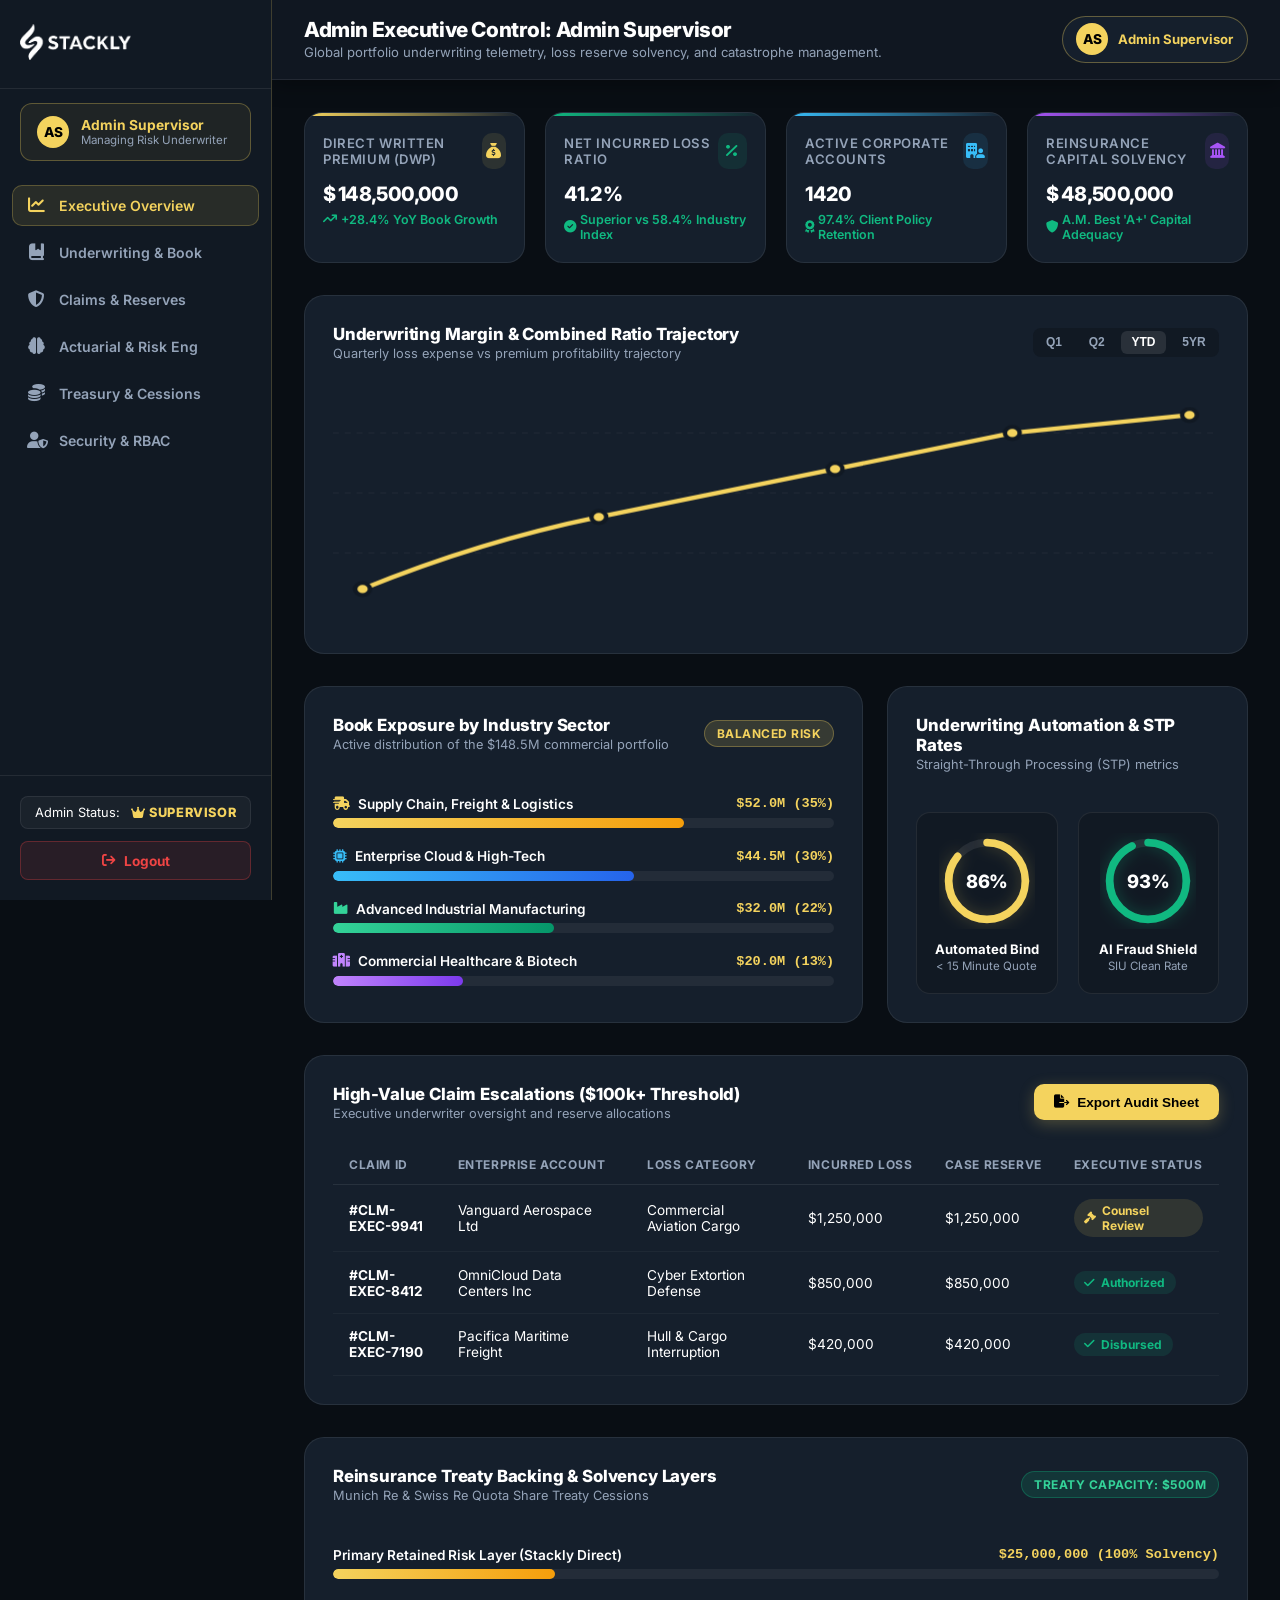
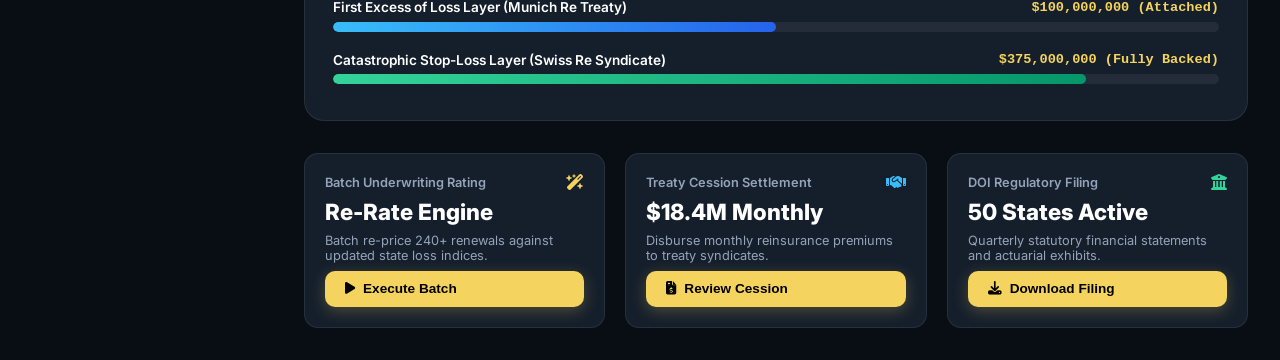
<file: admin-dashboard.html>
<!DOCTYPE html>
<html lang="en">
<head>
  <meta charset="UTF-8" />
  <meta name="viewport" content="width=device-width, initial-scale=1.0" />
  <title>Admin Dashboard — Stackly Commercial Underwriting &amp; Executive Portal</title>
  <meta name="description" content="Stackly Executive & Underwriting Administration Portal. Global Book of Business KPI tracking, Actuarial Risk Models, High-Loss Claims Stewardship, Reinsurance Treaties, and Broker Commissions." />
  <link rel="preconnect" href="https://fonts.googleapis.com" />
  <link rel="preconnect" href="https://fonts.gstatic.com" crossorigin />
  <link href="https://fonts.googleapis.com/css2?family=Inter:wght@300;400;500;600;700;800;900&display=swap" rel="stylesheet" />
  <link rel="stylesheet" href="https://cdnjs.cloudflare.com/ajax/libs/font-awesome/6.5.0/css/all.min.css" />
  <link rel="stylesheet" href="dashboard.css" />
</head>
<body class="dash-body">

  <!-- Sidebar Backdrop Overlay -->
  <div class="dash-sidebar-overlay" id="dashSidebarOverlay" aria-hidden="true"></div>

  <!-- ═══════════════════════════════════════════
       ADMIN SIDEBAR NAVIGATION
  ═══════════════════════════════════════════ -->
  <aside class="dash-sidebar" id="dashSidebar" style="border-right: 1px solid rgba(244, 211, 94, 0.2);">
    <div class="dash-sidebar__brand">
      <a href="admin-dashboard.html" aria-label="Stackly Dashboard">
        <img src="assets/stackly-logo-white.webp" alt="STACKLY" class="dash-sidebar__logo" />
      </a>
      <button class="dash-sidebar-close" id="dashSidebarClose" aria-label="Close sidebar">
        <i class="fa-solid fa-xmark"></i>
      </button>
    </div>

    <!-- Admin Supervisor Profile Card -->
    <div class="dash-sidebar__user-card" id="sidebarUserCard" style="background: rgba(244, 211, 94, 0.06); border-color: rgba(244, 211, 94, 0.3);">
      <div class="dash-user-avatar" id="sidebarUserAvatar" style="background: var(--dash-gold); color: #000;">AS</div>
      <div class="dash-sidebar__user-details">
        <strong id="sidebarUserName" style="color: var(--dash-gold);">Admin Supervisor</strong>
        <span id="sidebarUserRoleText">Managing Risk Underwriter</span>
      </div>
    </div>

    <!-- 6 Executive Admin Tabs -->
    <nav class="dash-sidebar__nav" id="sidebarNav">
      <a href="#overview" class="dash-nav-item active" data-tab="overview">
        <i class="fa-solid fa-chart-line"></i>
        <span>Executive Overview</span>
      </a>
      <a href="#underwriting" class="dash-nav-item" data-tab="underwriting">
        <i class="fa-solid fa-book-bookmark"></i>
        <span>Underwriting &amp; Book</span>
      </a>
      <a href="#claims-stewardship" class="dash-nav-item" data-tab="claims-stewardship">
        <i class="fa-solid fa-shield-halved"></i>
        <span>Claims &amp; Reserves</span>
      </a>
      <a href="#actuarial" class="dash-nav-item" data-tab="actuarial">
        <i class="fa-solid fa-brain"></i>
        <span>Actuarial &amp; Risk Eng</span>
      </a>
      <a href="#treasury" class="dash-nav-item" data-tab="treasury">
        <i class="fa-solid fa-coins"></i>
        <span>Treasury &amp; Cessions</span>
      </a>
      <a href="#system-rbac" class="dash-nav-item" data-tab="system-rbac">
        <i class="fa-solid fa-user-shield"></i>
        <span>Security &amp; RBAC</span>
      </a>
    </nav>

    <div class="dash-sidebar__footer">
      <div class="dash-role-badge-pill">
        <span>Admin Status:</span>
        <span class="role-tag" style="color:var(--dash-gold);"><i class="fa-solid fa-crown"></i> SUPERVISOR</span>
      </div>
      <a href="login.html" class="dash-logout-link" id="sidebarLogoutBtn">
        <i class="fa-solid fa-arrow-right-from-bracket"></i>
        <span>Logout</span>
      </a>
    </div>
  </aside>

  <!-- ═══════════════════════════════════════════
       MAIN ADMIN WORKSPACE
  ═══════════════════════════════════════════ -->
  <main class="dash-main">
    
    <!-- Top Dashboard Header -->
    <header class="dash-header">
      <div class="dash-header__left">
        <button class="dash-sidebar-toggle" id="dashSidebarToggle" aria-label="Toggle Navigation Menu">
          <i class="fa-solid fa-bars"></i>
        </button>
        <!-- Mobile-only: Logo + Role badge (links back to dashboard) -->
        <a href="admin-dashboard.html" class="dash-header__mobile-brand" aria-label="Stackly Admin Dashboard">
          <img src="assets/stackly-logo-white.webp" alt="STACKLY" class="dash-header__mobile-logo" />
          <span class="dash-header__mobile-role dash-header__mobile-role--admin">ADMIN</span>
        </a>
        <!-- Desktop: Welcome heading -->
        <div class="dash-header__welcome">
          <h1 id="dashWelcomeHeading">Admin Executive Control: Book of Business</h1>
          <p id="dashWelcomeSub">Global portfolio underwriting telemetry, loss reserve solvency, and catastrophe management.</p>
        </div>
      </div>

      <div class="dash-header__actions">
        <div class="dash-user-profile" style="border-color: rgba(244, 211, 94, 0.35);">
          <div class="dash-user-avatar" id="userAvatar" style="background: var(--dash-gold); color: #000;">AS</div>
          <div class="dash-user-info">
            <span id="userName" style="color: var(--dash-gold);">Admin Supervisor</span>
          </div>
        </div>
      </div>
    </header>

    <!-- Dashboard Container -->
    <div class="dash-container">
      
      <!-- ═══════════════════════════════════════════
           TAB 1: EXECUTIVE OVERVIEW (6 COMPLETE SECTIONS)
      ═══════════════════════════════════════════ -->
      <section class="dash-view-content active" id="view-overview">
        
        <!-- SECTION 1: Top 4 Executive KPI Count-Up Metric Cards -->
        <div class="dash-stats-grid">
          <article class="dash-stat-card">
            <div class="dash-stat-top">
              <span class="dash-stat-label">Direct Written Premium (DWP)</span>
              <div class="dash-stat-icon"><i class="fa-solid fa-sack-dollar"></i></div>
            </div>
            <div class="dash-stat-value">
              <span>$</span><span class="count-up" data-target="148500000" data-format="currency">0</span>
            </div>
            <div class="dash-stat-trend up">
              <i class="fa-solid fa-arrow-trend-up"></i>
              <span>+28.4% YoY Book Growth</span>
            </div>
          </article>

          <article class="dash-stat-card dash-stat-card--emerald">
            <div class="dash-stat-top">
              <span class="dash-stat-label">Net Incurred Loss Ratio</span>
              <div class="dash-stat-icon"><i class="fa-solid fa-percent"></i></div>
            </div>
            <div class="dash-stat-value">
              <span class="count-up" data-target="41.2" data-decimals="1">0</span><span>%</span>
            </div>
            <div class="dash-stat-trend up">
              <i class="fa-solid fa-circle-check"></i>
              <span>Superior vs 58.4% Industry Index</span>
            </div>
          </article>

          <article class="dash-stat-card dash-stat-card--blue">
            <div class="dash-stat-top">
              <span class="dash-stat-label">Active Corporate Accounts</span>
              <div class="dash-stat-icon"><i class="fa-solid fa-building-user"></i></div>
            </div>
            <div class="dash-stat-value">
              <span class="count-up" data-target="1420">0</span>
            </div>
            <div class="dash-stat-trend up">
              <i class="fa-solid fa-award"></i>
              <span>97.4% Client Policy Retention</span>
            </div>
          </article>

          <article class="dash-stat-card dash-stat-card--purple">
            <div class="dash-stat-top">
              <span class="dash-stat-label">Reinsurance Capital Solvency</span>
              <div class="dash-stat-icon"><i class="fa-solid fa-landmark"></i></div>
            </div>
            <div class="dash-stat-value">
              <span>$</span><span class="count-up" data-target="48500000" data-format="currency">0</span>
            </div>
            <div class="dash-stat-trend up">
              <i class="fa-solid fa-shield"></i>
              <span>A.M. Best 'A+' Capital Adequacy</span>
            </div>
          </article>
        </div>

        <!-- SECTION 2: Combined Ratio & Underwriting Profitability Line Chart -->
        <article class="dash-chart-card">
          <div class="dash-card-head">
            <div>
              <h2 class="dash-card-title">Underwriting Margin &amp; Combined Ratio Trajectory</h2>
              <p class="dash-card-subtitle">Quarterly loss expense vs premium profitability trajectory</p>
            </div>
            <div class="dash-filter-pills">
              <button type="button" class="dash-filter-btn" data-period="Q1">Q1</button>
              <button type="button" class="dash-filter-btn" data-period="Q2">Q2</button>
              <button type="button" class="dash-filter-btn active" data-period="YTD">YTD</button>
              <button type="button" class="dash-filter-btn" data-period="5YR">5YR</button>
            </div>
          </div>
          <div class="dash-line-chart-wrap">
            <svg class="dash-svg-line-chart" viewBox="0 0 600 200" preserveAspectRatio="none">
              <defs>
                <linearGradient id="adminChartGoldGrad" x1="0" y1="0" x2="0" y2="1">
                  <stop offset="0%" stop-color="#F4D35E" stop-opacity="0.4" />
                  <stop offset="100%" stop-color="#F4D35E" stop-opacity="0" />
                </linearGradient>
              </defs>
              <line x1="0" y1="40" x2="600" y2="40" class="chart-grid-line" />
              <line x1="0" y1="90" x2="600" y2="90" class="chart-grid-line" />
              <line x1="0" y1="140" x2="600" y2="140" class="chart-grid-line" />
              <path class="chart-area-path" d="M 20 170 Q 100 130 180 110 T 340 70 T 460 40 L 580 25 L 580 190 L 20 190 Z" fill="url(#adminChartGoldGrad)"></path>
              <path class="chart-line-path" d="M 20 170 Q 100 130 180 110 T 340 70 T 460 40 L 580 25"></path>
              <circle cx="20" cy="170" class="chart-data-point" />
              <circle cx="180" cy="110" class="chart-data-point" />
              <circle cx="340" cy="70" class="chart-data-point" />
              <circle cx="460" cy="40" class="chart-data-point" />
              <circle cx="580" cy="25" class="chart-data-point" />
            </svg>
          </div>
        </article>

        <!-- SECTION 3: Book Exposure by Commercial Industry Sector Bar Chart -->
        <div class="dash-charts-grid">
          <article class="dash-chart-card">
            <div class="dash-card-head">
              <div>
                <h2 class="dash-card-title">Book Exposure by Industry Sector</h2>
                <p class="dash-card-subtitle">Active distribution of the $148.5M commercial portfolio</p>
              </div>
              <span class="dash-badge dash-badge--gold">Balanced Risk</span>
            </div>
            <div class="dash-barchart-container">
              <div class="dash-barchart-row">
                <div class="dash-barchart-meta">
                  <span class="dash-barchart-name"><i class="fa-solid fa-truck-fast" style="color:var(--dash-gold);"></i> Supply Chain, Freight &amp; Logistics</span>
                  <span class="dash-barchart-val">$52.0M (35%)</span>
                </div>
                <div class="dash-barchart-track"><div class="dash-barchart-fill" style="width: 70%;"></div></div>
              </div>
              <div class="dash-barchart-row">
                <div class="dash-barchart-meta">
                  <span class="dash-barchart-name"><i class="fa-solid fa-microchip" style="color:#38BDF8;"></i> Enterprise Cloud &amp; High-Tech</span>
                  <span class="dash-barchart-val">$44.5M (30%)</span>
                </div>
                <div class="dash-barchart-track"><div class="dash-barchart-fill dash-barchart-fill--blue" style="width: 60%;"></div></div>
              </div>
              <div class="dash-barchart-row">
                <div class="dash-barchart-meta">
                  <span class="dash-barchart-name"><i class="fa-solid fa-industry" style="color:#34D399;"></i> Advanced Industrial Manufacturing</span>
                  <span class="dash-barchart-val">$32.0M (22%)</span>
                </div>
                <div class="dash-barchart-track"><div class="dash-barchart-fill dash-barchart-fill--emerald" style="width: 44%;"></div></div>
              </div>
              <div class="dash-barchart-row">
                <div class="dash-barchart-meta">
                  <span class="dash-barchart-name"><i class="fa-solid fa-hospital" style="color:#C084FC;"></i> Commercial Healthcare &amp; Biotech</span>
                  <span class="dash-barchart-val">$20.0M (13%)</span>
                </div>
                <div class="dash-barchart-track"><div class="dash-barchart-fill dash-barchart-fill--purple" style="width: 26%;"></div></div>
              </div>
            </div>
          </article>

          <!-- Underwriting Efficiency Rings -->
          <article class="dash-chart-card">
            <div class="dash-card-head">
              <div>
                <h2 class="dash-card-title">Underwriting Automation &amp; STP Rates</h2>
                <p class="dash-card-subtitle">Straight-Through Processing (STP) metrics</p>
              </div>
            </div>
            <div class="dash-rings-grid">
              <div class="dash-ring-box">
                <div class="dash-ring-svg-wrap">
                  <svg viewBox="0 0 100 100" class="dash-ring-svg">
                    <circle cx="50" cy="50" r="40" class="ring-bg" />
                    <circle cx="50" cy="50" r="40" class="ring-fill ring-gold" style="stroke-dasharray: 251.2; stroke-dashoffset: 35.1;" />
                  </svg>
                  <span class="dash-ring-center">86%</span>
                </div>
                <span class="dash-ring-title">Automated Bind</span>
                <span class="dash-ring-desc">&lt; 15 Minute Quote</span>
              </div>
              <div class="dash-ring-box">
                <div class="dash-ring-svg-wrap">
                  <svg viewBox="0 0 100 100" class="dash-ring-svg">
                    <circle cx="50" cy="50" r="40" class="ring-bg" />
                    <circle cx="50" cy="50" r="40" class="ring-fill ring-emerald" style="stroke-dasharray: 251.2; stroke-dashoffset: 17.5;" />
                  </svg>
                  <span class="dash-ring-center">93%</span>
                </div>
                <span class="dash-ring-title">AI Fraud Shield</span>
                <span class="dash-ring-desc">SIU Clean Rate</span>
              </div>
            </div>
          </article>
        </div>

        <!-- SECTION 4: High-Value Enterprise Claim Escalations Table -->
        <article class="dash-table-card">
          <div class="dash-card-head">
            <div>
              <h2 class="dash-card-title">High-Value Claim Escalations ($100k+ Threshold)</h2>
              <p class="dash-card-subtitle">Executive underwriter oversight and reserve allocations</p>
            </div>
            <button type="button" class="dash-action-btn" onclick="window.location.href='404.html';">
              <i class="fa-solid fa-file-export"></i> Export Audit Sheet
            </button>
          </div>
          <div class="dash-table-wrap">
            <table class="dash-data-table">
              <thead>
                <tr>
                  <th>Claim ID</th>
                  <th>Enterprise Account</th>
                  <th>Loss Category</th>
                  <th>Incurred Loss</th>
                  <th>Case Reserve</th>
                  <th>Executive Status</th>
                </tr>
              </thead>
              <tbody>
                <tr>
                  <td><strong>#CLM-EXEC-9941</strong></td>
                  <td>Vanguard Aerospace Ltd</td>
                  <td>Commercial Aviation Cargo</td>
                  <td>$1,250,000</td>
                  <td>$1,250,000</td>
                  <td><span class="dash-status-pill pending"><i class="fa-solid fa-gavel"></i> Counsel Review</span></td>
                </tr>
                <tr>
                  <td><strong>#CLM-EXEC-8412</strong></td>
                  <td>OmniCloud Data Centers Inc</td>
                  <td>Cyber Extortion Defense</td>
                  <td>$850,000</td>
                  <td>$850,000</td>
                  <td><span class="dash-status-pill active"><i class="fa-solid fa-check"></i> Authorized</span></td>
                </tr>
                <tr>
                  <td><strong>#CLM-EXEC-7190</strong></td>
                  <td>Pacifica Maritime Freight</td>
                  <td>Hull &amp; Cargo Interruption</td>
                  <td>$420,000</td>
                  <td>$420,000</td>
                  <td><span class="dash-status-pill active"><i class="fa-solid fa-check"></i> Disbursed</span></td>
                </tr>
              </tbody>
            </table>
          </div>
        </article>

        <!-- SECTION 5: Reinsurance Treaty & Capital Adequacy Gauge -->
        <article class="dash-chart-card">
          <div class="dash-card-head">
            <div>
              <h2 class="dash-card-title">Reinsurance Treaty Backing &amp; Solvency Layers</h2>
              <p class="dash-card-subtitle">Munich Re &amp; Swiss Re Quota Share Treaty Cessions</p>
            </div>
            <span class="dash-badge dash-badge--emerald">Treaty Capacity: $500M</span>
          </div>
          <div class="dash-barchart-container">
            <div class="dash-barchart-row">
              <div class="dash-barchart-meta">
                <span class="dash-barchart-name">Primary Retained Risk Layer (Stackly Direct)</span>
                <span class="dash-barchart-val">$25,000,000 (100% Solvency)</span>
              </div>
              <div class="dash-barchart-track"><div class="dash-barchart-fill" style="width: 25%;"></div></div>
            </div>
            <div class="dash-barchart-row">
              <div class="dash-barchart-meta">
                <span class="dash-barchart-name">First Excess of Loss Layer (Munich Re Treaty)</span>
                <span class="dash-barchart-val">$100,000,000 (Attached)</span>
              </div>
              <div class="dash-barchart-track"><div class="dash-barchart-fill dash-barchart-fill--blue" style="width: 50%;"></div></div>
            </div>
            <div class="dash-barchart-row">
              <div class="dash-barchart-meta">
                <span class="dash-barchart-name">Catastrophic Stop-Loss Layer (Swiss Re Syndicate)</span>
                <span class="dash-barchart-val">$375,000,000 (Fully Backed)</span>
              </div>
              <div class="dash-barchart-track"><div class="dash-barchart-fill dash-barchart-fill--emerald" style="width: 85%;"></div></div>
            </div>
          </div>
        </article>

        <!-- SECTION 6: Executive Operations & Batch Controls -->
        <div class="dash-grid-3">
          <article class="dash-mini-card">
            <div class="dash-mini-card__top">
              <span class="dash-mini-card__title">Batch Underwriting Rating</span>
              <i class="fa-solid fa-wand-magic-sparkles" style="color:var(--dash-gold);"></i>
            </div>
            <span class="dash-mini-card__val">Re-Rate Engine</span>
            <p style="font-size:0.8rem; color:var(--dash-text-muted);">Batch re-price 240+ renewals against updated state loss indices.</p>
            <button type="button" class="dash-action-btn" style="margin-top:auto;" onclick="window.location.href='404.html';">
              <i class="fa-solid fa-play"></i> Execute Batch
            </button>
          </article>

          <article class="dash-mini-card">
            <div class="dash-mini-card__top">
              <span class="dash-mini-card__title">Treaty Cession Settlement</span>
              <i class="fa-solid fa-handshake" style="color:#38BDF8;"></i>
            </div>
            <span class="dash-mini-card__val">$18.4M Monthly</span>
            <p style="font-size:0.8rem; color:var(--dash-text-muted);">Disburse monthly reinsurance premiums to treaty syndicates.</p>
            <button type="button" class="dash-action-btn" style="margin-top:auto;" onclick="window.location.href='404.html';">
              <i class="fa-solid fa-file-invoice-dollar"></i> Review Cession
            </button>
          </article>

          <article class="dash-mini-card">
            <div class="dash-mini-card__top">
              <span class="dash-mini-card__title">DOI Regulatory Filing</span>
              <i class="fa-solid fa-building-columns" style="color:#34D399;"></i>
            </div>
            <span class="dash-mini-card__val">50 States Active</span>
            <p style="font-size:0.8rem; color:var(--dash-text-muted);">Quarterly statutory financial statements and actuarial exhibits.</p>
            <button type="button" class="dash-action-btn" style="margin-top:auto;" onclick="window.location.href='404.html';">
              <i class="fa-solid fa-download"></i> Download Filing
            </button>
          </article>
        </div>

      </section>

      <!-- ═══════════════════════════════════════════
           TAB 2: POLICY UNDERWRITING & BOOK (5 COMPLETE SECTIONS)
      ═══════════════════════════════════════════ -->
      <section class="dash-view-content" id="view-underwriting">
        
        <!-- SECTION 1: Pipeline Metrics -->
        <div class="dash-stats-grid">
          <article class="dash-stat-card">
            <div class="dash-stat-top">
              <span class="dash-stat-label">Monthly Submissions</span>
              <div class="dash-stat-icon"><i class="fa-solid fa-inbox"></i></div>
            </div>
            <div class="dash-stat-value"><span class="count-up" data-target="384">0</span><span> applications</span></div>
            <div class="dash-stat-trend up"><i class="fa-solid fa-arrow-trend-up"></i> +32% vs last month</div>
          </article>

          <article class="dash-stat-card dash-stat-card--emerald">
            <div class="dash-stat-top">
              <span class="dash-stat-label">Bound Quote Ratio</span>
              <div class="dash-stat-icon"><i class="fa-solid fa-bullseye"></i></div>
            </div>
            <div class="dash-stat-value"><span class="count-up" data-target="78.4" data-decimals="1">0</span><span>%</span></div>
            <div class="dash-stat-trend up"><i class="fa-solid fa-check"></i> High conversion efficiency</div>
          </article>

          <article class="dash-stat-card dash-stat-card--blue">
            <div class="dash-stat-top">
              <span class="dash-stat-label">Avg. Account Premium</span>
              <div class="dash-stat-icon"><i class="fa-solid fa-file-invoice-dollar"></i></div>
            </div>
            <div class="dash-stat-value"><span>$</span><span class="count-up" data-target="34200" data-format="currency">0</span></div>
            <div class="dash-stat-trend up"><i class="fa-solid fa-arrow-trend-up"></i> Mid-market expansion</div>
          </article>

          <article class="dash-stat-card dash-stat-card--purple">
            <div class="dash-stat-top">
              <span class="dash-stat-label">Underwriter Turnaround</span>
              <div class="dash-stat-icon"><i class="fa-solid fa-bolt"></i></div>
            </div>
            <div class="dash-stat-value"><span class="count-up" data-target="18.4" data-decimals="1">0</span><span> hrs</span></div>
            <div class="dash-stat-trend up"><i class="fa-solid fa-clock"></i> Industry leading SLA</div>
          </article>
        </div>

        <!-- SECTION 2: Enterprise Account Underwriting Portfolio Table -->
        <article class="dash-table-card">
          <div class="dash-card-head">
            <div>
              <h2 class="dash-card-title">Enterprise Commercial Account Portfolio</h2>
              <p class="dash-card-subtitle">Active insured accounts with exposure grading and loss histories</p>
            </div>
            <button type="button" class="dash-action-btn" onclick="window.location.href='404.html';">
              <i class="fa-solid fa-plus"></i> Bind New Policy
            </button>
          </div>
          <div class="dash-table-wrap">
            <table class="dash-data-table">
              <thead>
                <tr>
                  <th>Account Legal Name</th>
                  <th>Primary Policy Lines</th>
                  <th>Annual Written Premium</th>
                  <th>Loss Ratio</th>
                  <th>Risk Grade</th>
                  <th>Underwriter</th>
                </tr>
              </thead>
              <tbody>
                <tr>
                  <td><strong>Apex Global Logistics Corp</strong><br><small>Chicago, IL • 420 Employees</small></td>
                  <td>GL + Cyber + Property</td>
                  <td>$58,200</td>
                  <td>12.4%</td>
                  <td><span class="dash-badge dash-badge--emerald">Tier 1 (AAA)</span></td>
                  <td>Mark Sterling</td>
                </tr>
                <tr>
                  <td><strong>Helios Solar Grid Systems</strong><br><small>Austin, TX • 280 Employees</small></td>
                  <td>Commercial Property + Inland Marine</td>
                  <td>$94,000</td>
                  <td>28.1%</td>
                  <td><span class="dash-badge dash-badge--emerald">Tier 1 (AA)</span></td>
                  <td>Elena Rostova</td>
                </tr>
                <tr>
                  <td><strong>Nexus BioHealth Labs Inc</strong><br><small>Boston, MA • 190 Employees</small></td>
                  <td>Product Liability + D&amp;O + Cyber</td>
                  <td>$142,000</td>
                  <td>34.5%</td>
                  <td><span class="dash-badge dash-badge--gold">Tier 2 (A)</span></td>
                  <td>David Vance</td>
                </tr>
              </tbody>
            </table>
          </div>
        </article>

        <!-- SECTION 3: Industry Sector Loss Ratio Comparison Graph -->
        <article class="dash-chart-card">
          <div class="dash-card-head">
            <div>
              <h2 class="dash-card-title">Sector Loss Ratio &amp; Margin Performance</h2>
              <p class="dash-card-subtitle">Target ceiling: 50% max permissible loss ratio</p>
            </div>
            <span class="dash-badge dash-badge--emerald">All Sectors Profitable</span>
          </div>
          <div class="dash-barchart-container">
            <div class="dash-barchart-row">
              <div class="dash-barchart-meta">
                <span class="dash-barchart-name">Supply Chain &amp; Logistics Book</span>
                <span class="dash-barchart-val" style="color:#34D399;">36.4% Loss Ratio (Target &lt; 45%)</span>
              </div>
              <div class="dash-barchart-track"><div class="dash-barchart-fill dash-barchart-fill--emerald" style="width: 36%;"></div></div>
            </div>
            <div class="dash-barchart-row">
              <div class="dash-barchart-meta">
                <span class="dash-barchart-name">Enterprise Tech &amp; Cloud SaaS Book</span>
                <span class="dash-barchart-val" style="color:#38BDF8;">28.2% Loss Ratio (Target &lt; 40%)</span>
              </div>
              <div class="dash-barchart-track"><div class="dash-barchart-fill dash-barchart-fill--blue" style="width: 28%;"></div></div>
            </div>
            <div class="dash-barchart-row">
              <div class="dash-barchart-meta">
                <span class="dash-barchart-name">Commercial Property &amp; Manufacturing</span>
                <span class="dash-barchart-val" style="color:var(--dash-gold);">44.8% Loss Ratio (Target &lt; 50%)</span>
              </div>
              <div class="dash-barchart-track"><div class="dash-barchart-fill" style="width: 45%;"></div></div>
            </div>
          </div>
        </article>

        <!-- SECTION 4: Actuarial Exposure & Pricing Multiplier Matrix -->
        <div class="dash-section-divider">
          <div>
            <h3><i class="fa-solid fa-sliders" style="color:var(--dash-gold);"></i> Automated Rate Multiplier Tables</h3>
            <p>Active underwriting debits &amp; credits deployed on Stackly direct quote engine</p>
          </div>
        </div>

        <div class="dash-matrix-grid">
          <div class="dash-matrix-card">
            <div class="dash-matrix-info">
              <h4>ISO Telematics Safety Discount</h4>
              <p>Applied to commercial fleets with verified dashcam telemetry</p>
            </div>
            <span class="dash-badge dash-badge--emerald">-15% Credit</span>
          </div>

          <div class="dash-matrix-card">
            <div class="dash-matrix-info">
              <h4>Enterprise SOC2 / ISO 27001 Credit</h4>
              <p>Applied to cyber coverage with hardware security key MFA</p>
            </div>
            <span class="dash-badge dash-badge--blue">-20% Credit</span>
          </div>

          <div class="dash-matrix-card">
            <div class="dash-matrix-info">
              <h4>Coastal Tier-1 Windstorm Surcharge</h4>
              <p>Automated reinsurance loading for properties within 5 miles of ocean</p>
            </div>
            <span class="dash-badge dash-badge--red">+12% Debit</span>
          </div>

          <div class="dash-matrix-card">
            <div class="dash-matrix-info">
              <h4>Multi-Line Account Portfolio Bundle</h4>
              <p>Applied when client binds GL + Cyber + Commercial Property</p>
            </div>
            <span class="dash-badge dash-badge--gold">-10% Credit</span>
          </div>
        </div>

        <!-- SECTION 5: Bulk Policy Operations Engine -->
        <div class="dash-grid-2" style="margin-top:1.5rem;">
          <article class="dash-mini-card">
            <div class="dash-mini-card__top">
              <span class="dash-mini-card__title">Mass Endorsement Deployment</span>
              <span class="dash-badge dash-badge--gold">Global Action</span>
            </div>
            <p style="font-size:0.9rem; color:#fff; font-weight:600; margin-top:0.5rem;">Deploy Subcontractor Waiver Rider to 1,420 Policies</p>
            <p style="font-size:0.8rem; color:var(--dash-text-muted);">Automatically pushes digital endorsement addendum to all active commercial policyholders.</p>
            <button type="button" class="dash-action-btn" style="margin-top:auto;" onclick="window.location.href='404.html';">
              <i class="fa-solid fa-bullhorn"></i> Broadcast Endorsement
            </button>
          </article>

          <article class="dash-mini-card">
            <div class="dash-mini-card__top">
              <span class="dash-mini-card__title">Actuarial Loss Experience Export</span>
              <span class="dash-badge dash-badge--emerald">NAIC Ready</span>
            </div>
            <p style="font-size:0.9rem; color:#fff; font-weight:600; margin-top:0.5rem;">Generate Form 10-K &amp; NAIC Exhibit 5 Triangle</p>
            <p style="font-size:0.8rem; color:var(--dash-text-muted);">Loss development triangles calculated using chain-ladder and Bornhuetter-Ferguson methods.</p>
            <button type="button" class="dash-action-btn" style="margin-top:auto;" onclick="window.location.href='404.html';">
              <i class="fa-solid fa-file-excel"></i> Export Triangle XLSX
            </button>
          </article>
        </div>

      </section>

      <!-- ═══════════════════════════════════════════
           TAB 3: CLAIMS STEWARDSHIP & RESERVES (5 COMPLETE SECTIONS)
      ═══════════════════════════════════════════ -->
      <section class="dash-view-content" id="view-claims-stewardship">
        
        <!-- SECTION 1: Claims Stewardship Metrics -->
        <div class="dash-stats-grid">
          <article class="dash-stat-card">
            <div class="dash-stat-top">
              <span class="dash-stat-label">Total Incurred Losses (YTD)</span>
              <div class="dash-stat-icon"><i class="fa-solid fa-chart-column"></i></div>
            </div>
            <div class="dash-stat-value">
              <span>$</span><span class="count-up" data-target="14250000" data-format="currency">0</span>
            </div>
            <div class="dash-stat-trend up"><i class="fa-solid fa-check"></i> Within actuarial expectation</div>
          </article>

          <article class="dash-stat-card dash-stat-card--emerald">
            <div class="dash-stat-top">
              <span class="dash-stat-label">Total Open Case Reserves</span>
              <div class="dash-stat-icon"><i class="fa-solid fa-vault"></i></div>
            </div>
            <div class="dash-stat-value">
              <span>$</span><span class="count-up" data-target="6800000" data-format="currency">0</span>
            </div>
            <div class="dash-stat-trend up"><i class="fa-solid fa-shield"></i> 100% collateralized in Treasury</div>
          </article>

          <article class="dash-stat-card dash-stat-card--blue">
            <div class="dash-stat-top">
              <span class="dash-stat-label">Litigation Dispute Rate</span>
              <div class="dash-stat-icon"><i class="fa-solid fa-gavel"></i></div>
            </div>
            <div class="dash-stat-value"><span class="count-up" data-target="0.04" data-decimals="2">0</span><span>%</span></div>
            <div class="dash-stat-trend up"><i class="fa-solid fa-star"></i> Industry best settlement rate</div>
          </article>

          <article class="dash-stat-card dash-stat-card--purple">
            <div class="dash-stat-top">
              <span class="dash-stat-label">Subrogation Recovery</span>
              <div class="dash-stat-icon"><i class="fa-solid fa-arrow-rotate-left"></i></div>
            </div>
            <div class="dash-stat-value">
              <span>$</span><span class="count-up" data-target="3240000" data-format="currency">0</span>
            </div>
            <div class="dash-stat-trend up"><i class="fa-solid fa-arrow-trend-up"></i> Recovered from third parties</div>
          </article>
        </div>

        <!-- SECTION 2: High-Severity Incident Investigation Tracker -->
        <article class="dash-pipeline-card">
          <div class="dash-card-head">
            <div>
              <strong style="font-size: 1.15rem; color:#FFFFFF;">Major Incident Investigation: #CLM-EXEC-9941</strong>
              <p class="dash-card-subtitle">Vanguard Aerospace Ltd • Aviation Cargo Structural Loss ($1.25M)</p>
            </div>
            <span class="dash-badge dash-badge--gold">Reinsurance Notified</span>
          </div>
          <div class="dash-pipeline-steps">
            <div class="dash-pipeline-step completed">
              <div class="dash-pipeline-dot"><i class="fa-solid fa-check"></i></div>
              <span class="dash-pipeline-label">FNOL Received</span>
              <span class="dash-pipeline-time">Aug 14, 2026</span>
            </div>
            <div class="dash-pipeline-step completed">
              <div class="dash-pipeline-dot"><i class="fa-solid fa-check"></i></div>
              <span class="dash-pipeline-label">Forensic Engineering</span>
              <span class="dash-pipeline-time">Aug 20, 2026</span>
            </div>
            <div class="dash-pipeline-step current">
              <div class="dash-pipeline-dot"><i class="fa-solid fa-scale-balanced fa-spin"></i></div>
              <span class="dash-pipeline-label">Treaty Allocation</span>
              <span class="dash-pipeline-time">Munich Re Excess Active</span>
            </div>
            <div class="dash-pipeline-step">
              <div class="dash-pipeline-dot">4</div>
              <span class="dash-pipeline-label">Settlement Release</span>
              <span class="dash-pipeline-time">Pending Sign-off</span>
            </div>
          </div>
        </article>

        <!-- SECTION 3: Fraud Detection (SIU) Analytics Line Chart -->
        <article class="dash-chart-card">
          <div class="dash-card-head">
            <div>
              <h2 class="dash-card-title">AI Fraud Detection &amp; Special Investigation (SIU) Telemetry</h2>
              <p class="dash-card-subtitle">Automated image metadata &amp; digital invoice verification</p>
            </div>
            <span class="dash-badge dash-badge--emerald">99.2% Clean Assessment</span>
          </div>
          <div class="dash-line-chart-wrap">
            <svg class="dash-svg-line-chart" viewBox="0 0 600 200" preserveAspectRatio="none">
              <line x1="0" y1="40" x2="600" y2="40" class="chart-grid-line" />
              <line x1="0" y1="90" x2="600" y2="90" class="chart-grid-line" />
              <line x1="0" y1="140" x2="600" y2="140" class="chart-grid-line" />
              <path class="chart-line-path" d="M 20 180 L 120 175 L 220 185 L 320 170 L 420 180 L 580 182" stroke="#10B981"></path>
              <circle cx="20" cy="180" class="chart-data-point" fill="#10B981" />
              <circle cx="120" cy="175" class="chart-data-point" fill="#10B981" />
              <circle cx="220" cy="185" class="chart-data-point" fill="#10B981" />
              <circle cx="320" cy="170" class="chart-data-point" fill="#10B981" />
              <circle cx="420" cy="180" class="chart-data-point" fill="#10B981" />
              <circle cx="580" cy="182" class="chart-data-point" fill="#10B981" />
            </svg>
          </div>
        </article>

        <!-- SECTION 4: Legal Expense & Defense Cost Reserve Allocation Bar Graph -->
        <article class="dash-chart-card">
          <div class="dash-card-head">
            <div>
              <h2 class="dash-card-title">Defense &amp; Cost Containment (DCC) Reserve Allocation</h2>
              <p class="dash-card-subtitle">Allocation of legal defense reserves across casualty lines</p>
            </div>
            <span class="dash-badge dash-badge--gold">Reserve Fund: $6.8M</span>
          </div>
          <div class="dash-barchart-container">
            <div class="dash-barchart-row">
              <div class="dash-barchart-meta">
                <span class="dash-barchart-name">Commercial General Liability Defense Fund</span>
                <span class="dash-barchart-val">$3,200,000 (47%)</span>
              </div>
              <div class="dash-barchart-track"><div class="dash-barchart-fill" style="width: 47%;"></div></div>
            </div>
            <div class="dash-barchart-row">
              <div class="dash-barchart-meta">
                <span class="dash-barchart-name">Cyber Incident Response &amp; Forensic Retainers</span>
                <span class="dash-barchart-val">$2,400,000 (35%)</span>
              </div>
              <div class="dash-barchart-track"><div class="dash-barchart-fill dash-barchart-fill--blue" style="width: 35%;"></div></div>
            </div>
            <div class="dash-barchart-row">
              <div class="dash-barchart-meta">
                <span class="dash-barchart-name">Directors &amp; Officers (D&amp;O) Securities Defense</span>
                <span class="dash-barchart-val">$1,200,000 (18%)</span>
              </div>
              <div class="dash-barchart-track"><div class="dash-barchart-fill dash-barchart-fill--purple" style="width: 18%;"></div></div>
            </div>
          </div>
        </article>

        <!-- SECTION 5: Adjuster Settlement Authority Matrix -->
        <article class="dash-table-card">
          <div class="dash-card-head">
            <div>
              <h2 class="dash-card-title">Senior Adjuster Settlement Authority Tiers</h2>
              <p class="dash-card-subtitle">Direct settlement signing limits underwritten by Stackly Governance</p>
            </div>
          </div>
          <div class="dash-table-wrap">
            <table class="dash-data-table">
              <thead>
                <tr>
                  <th>Adjuster Name</th>
                  <th>Title &amp; Jurisdiction</th>
                  <th>Single Claim Authority</th>
                  <th>Dual Authorization Required</th>
                  <th>Status</th>
                </tr>
              </thead>
              <tbody>
                <tr>
                  <td><strong>Mark Sterling, Esq.</strong></td>
                  <td>Senior Managing Loss Counsel (US East &amp; Central)</td>
                  <td><strong>$500,000</strong></td>
                  <td>&gt; $500,000 (Executive Approval)</td>
                  <td><span class="dash-status-pill active"><i class="fa-solid fa-check"></i> Authorized</span></td>
                </tr>
                <tr>
                  <td><strong>Elena Rostova, CPCU</strong></td>
                  <td>Commercial Casualty Director (US West)</td>
                  <td><strong>$350,000</strong></td>
                  <td>&gt; $350,000 (Executive Approval)</td>
                  <td><span class="dash-status-pill active"><i class="fa-solid fa-check"></i> Authorized</span></td>
                </tr>
              </tbody>
            </table>
          </div>
        </article>

      </section>

      <!-- ═══════════════════════════════════════════
           TAB 4: ACTUARIAL & RISK ENGINEERING (5 COMPLETE SECTIONS)
      ═══════════════════════════════════════════ -->
      <section class="dash-view-content" id="view-actuarial">
        
        <!-- SECTION 1: Actuarial Capital & PML Metrics -->
        <div class="dash-stats-grid">
          <article class="dash-stat-card">
            <div class="dash-stat-top">
              <span class="dash-stat-label">1-in-250 Yr Catastrophe PML</span>
              <div class="dash-stat-icon"><i class="fa-solid fa-volcano"></i></div>
            </div>
            <div class="dash-stat-value">
              <span>$</span><span class="count-up" data-target="32500000" data-format="currency">0</span>
            </div>
            <div class="dash-stat-trend up"><i class="fa-solid fa-shield"></i> Fully covered by Stop-Loss Treaty</div>
          </article>

          <article class="dash-stat-card dash-stat-card--emerald">
            <div class="dash-stat-top">
              <span class="dash-stat-label">Risk-Based Capital (RBC) Ratio</span>
              <div class="dash-stat-icon"><i class="fa-solid fa-chart-pie"></i></div>
            </div>
            <div class="dash-stat-value"><span class="count-up" data-target="440" data-decimals="0">0</span><span>%</span></div>
            <div class="dash-stat-trend up"><i class="fa-solid fa-award"></i> Well above 200% NAIC Regulatory Requirement</div>
          </article>

          <article class="dash-stat-card dash-stat-card--blue">
            <div class="dash-stat-top">
              <span class="dash-stat-label">Cyber Aggregate Limit Pool</span>
              <div class="dash-stat-icon"><i class="fa-solid fa-server"></i></div>
            </div>
            <div class="dash-stat-value">
              <span>$</span><span class="count-up" data-target="150000000" data-format="currency">0</span>
            </div>
            <div class="dash-stat-trend up"><i class="fa-solid fa-lock"></i> Dedicated cloud syndicate backing</div>
          </article>

          <article class="dash-stat-card dash-stat-card--purple">
            <div class="dash-stat-top">
              <span class="dash-stat-label">Expected Annual Loss (AAL)</span>
              <div class="dash-stat-icon"><i class="fa-solid fa-calculator"></i></div>
            </div>
            <div class="dash-stat-value">
              <span>$</span><span class="count-up" data-target="4800000" data-format="currency">0</span>
            </div>
            <div class="dash-stat-trend up"><i class="fa-solid fa-check"></i> 3.2% of Total Written Premium</div>
          </article>
        </div>

        <!-- SECTION 2: Dynamic Loss Ratio Stochastic Simulation Line Graph -->
        <article class="dash-chart-card">
          <div class="dash-card-head">
            <div>
              <h2 class="dash-card-title">Monte Carlo Stochastic Loss Simulation (10,000 Trials)</h2>
              <p class="dash-card-subtitle">99.5% Value-at-Risk (VaR) probability density curve</p>
            </div>
            <span class="dash-badge dash-badge--emerald">99.5% VaR: $18.2M</span>
          </div>
          <div class="dash-line-chart-wrap">
            <svg class="dash-svg-line-chart" viewBox="0 0 600 200" preserveAspectRatio="none">
              <line x1="0" y1="40" x2="600" y2="40" class="chart-grid-line" />
              <line x1="0" y1="90" x2="600" y2="90" class="chart-grid-line" />
              <line x1="0" y1="140" x2="600" y2="140" class="chart-grid-line" />
              <path class="chart-area-path" d="M 20 180 Q 200 170 300 30 Q 400 170 580 185 L 580 190 L 20 190 Z" fill="url(#adminChartGoldGrad)"></path>
              <path class="chart-line-path" d="M 20 180 Q 200 170 300 30 Q 400 170 580 185"></path>
              <circle cx="300" cy="30" class="chart-data-point" />
            </svg>
          </div>
        </article>

        <!-- SECTION 3: Geolocation Hazard Risk & Territory Exposure Heatmap Breakdown -->
        <div class="dash-section-divider">
          <div>
            <h3><i class="fa-solid fa-map-location-dot" style="color:#38BDF8;"></i> Geographic Territory Exposure Matrix</h3>
            <p>Underwriting concentration across meteorological and seismic risk zones</p>
          </div>
        </div>

        <div class="dash-matrix-grid">
          <div class="dash-matrix-card">
            <div class="dash-matrix-info">
              <h4>Midwest Logistics Corridor (IL, IN, OH)</h4>
              <p>Total Insured Value: $62.4M • Hazard Index: Low (1.02x)</p>
            </div>
            <span class="dash-badge dash-badge--emerald">42% of Book</span>
          </div>

          <div class="dash-matrix-card">
            <div class="dash-matrix-info">
              <h4>Texas Industrial Energy Corridor (TX, OK)</h4>
              <p>Total Insured Value: $38.0M • Hail &amp; Freeze Index: Moderate (1.18x)</p>
            </div>
            <span class="dash-badge dash-badge--gold">26% of Book</span>
          </div>

          <div class="dash-matrix-card">
            <div class="dash-matrix-info">
              <h4>Northeast Tech &amp; Commercial Hub (NY, MA, NJ)</h4>
              <p>Total Insured Value: $32.1M • Severe Weather Index: Low (1.05x)</p>
            </div>
            <span class="dash-badge dash-badge--blue">22% of Book</span>
          </div>

          <div class="dash-matrix-card">
            <div class="dash-matrix-info">
              <h4>West Coast Cloud &amp; Biomedical (CA, WA)</h4>
              <p>Total Insured Value: $16.0M • Seismic Capped: Strict Cap ($20M)</p>
            </div>
            <span class="dash-badge dash-badge--purple">10% of Book</span>
          </div>
        </div>

        <!-- SECTION 4: Underwriting Guideline & Rule Engine -->
        <article class="dash-table-card" style="margin-top:1.5rem;">
          <div class="dash-card-head">
            <div>
              <h2 class="dash-card-title">Automated Underwriting Rule Engine Triggers</h2>
              <p class="dash-card-subtitle">Real-time bind boundaries and referral thresholds</p>
            </div>
          </div>
          <div class="dash-table-wrap">
            <table class="dash-data-table">
              <thead>
                <tr>
                  <th>Rule Name</th>
                  <th>Automatic Bind Boundary</th>
                  <th>Referral Action Trigger</th>
                  <th>Current State</th>
                </tr>
              </thead>
              <tbody>
                <tr>
                  <td><strong>Maximum Single Policy Limit</strong></td>
                  <td>$\le$ $10,000,000</td>
                  <td>Requires Senior Managing Underwriter Sign-off</td>
                  <td><span class="dash-status-pill active"><i class="fa-solid fa-check"></i> Enforced</span></td>
                </tr>
                <tr>
                  <td><strong>Prior 3-Year Loss History</strong></td>
                  <td>$\le$ 3 claims totaling $\le$ $100k</td>
                  <td>Refer to Actuarial Pricing Desk</td>
                  <td><span class="dash-status-pill active"><i class="fa-solid fa-check"></i> Enforced</span></td>
                </tr>
                <tr>
                  <td><strong>Cyber Cloud Provider Multi-Tenant</strong></td>
                  <td>AWS / Azure / GCP Tier-4</td>
                  <td>Custom SIU inspection required for unlisted hosting</td>
                  <td><span class="dash-status-pill active"><i class="fa-solid fa-check"></i> Enforced</span></td>
                </tr>
              </tbody>
            </table>
          </div>
        </article>

        <!-- SECTION 5: Reinsurance Treaty Capacity & Ceded Breakdown -->
        <article class="dash-chart-card" style="margin-top:1.5rem;">
          <div class="dash-card-head">
            <div>
              <h2 class="dash-card-title">Treaty Capacity &amp; Ceded Premium Distribution</h2>
              <p class="dash-card-subtitle">Breakdown of gross written premium ceded to global reinsurers</p>
            </div>
            <span class="dash-badge dash-badge--gold">Annual Cession: $38.2M</span>
          </div>
          <div class="dash-barchart-container">
            <div class="dash-barchart-row">
              <div class="dash-barchart-meta">
                <span class="dash-barchart-name">Munich Re Treaty Cession (40% Quota Share)</span>
                <span class="dash-barchart-val">$22,000,000 / yr</span>
              </div>
              <div class="dash-barchart-track"><div class="dash-barchart-fill" style="width: 58%;"></div></div>
            </div>
            <div class="dash-barchart-row">
              <div class="dash-barchart-meta">
                <span class="dash-barchart-name">Swiss Re Excess of Loss Layer</span>
                <span class="dash-barchart-val">$11,200,000 / yr</span>
              </div>
              <div class="dash-barchart-track"><div class="dash-barchart-fill dash-barchart-fill--blue" style="width: 29%;"></div></div>
            </div>
            <div class="dash-barchart-row">
              <div class="dash-barchart-meta">
                <span class="dash-barchart-name">Lloyd's of London Cyber Syndicate</span>
                <span class="dash-barchart-val">$5,000,000 / yr</span>
              </div>
              <div class="dash-barchart-track"><div class="dash-barchart-fill dash-barchart-fill--purple" style="width: 13%;"></div></div>
            </div>
          </div>
        </article>

      </section>

      <!-- ═══════════════════════════════════════════
           TAB 5: TREASURY, BILLING & COMMISSIONS (5 COMPLETE SECTIONS)
      ═══════════════════════════════════════════ -->
      <section class="dash-view-content" id="view-treasury">
        
        <!-- SECTION 1: Treasury & Cash Flow Metrics -->
        <div class="dash-stats-grid">
          <article class="dash-stat-card">
            <div class="dash-stat-top">
              <span class="dash-stat-label">Monthly Gross Premium Inflow</span>
              <div class="dash-stat-icon"><i class="fa-solid fa-money-bill-trend-up"></i></div>
            </div>
            <div class="dash-stat-value">
              <span>$</span><span class="count-up" data-target="12375000" data-format="currency">0</span>
            </div>
            <div class="dash-stat-trend up"><i class="fa-solid fa-check"></i> 99.4% Automated ACH clearing</div>
          </article>

          <article class="dash-stat-card dash-stat-card--emerald">
            <div class="dash-stat-top">
              <span class="dash-stat-label">Direct Collection Efficiency</span>
              <div class="dash-stat-icon"><i class="fa-solid fa-chart-line"></i></div>
            </div>
            <div class="dash-stat-value"><span class="count-up" data-target="99.8" data-decimals="1">0</span><span>%</span></div>
            <div class="dash-stat-trend up"><i class="fa-solid fa-bolt"></i> Zero broker payment delays</div>
          </article>

          <article class="dash-stat-card dash-stat-card--blue">
            <div class="dash-stat-top">
              <span class="dash-stat-label">Delinquency Rate</span>
              <div class="dash-stat-icon"><i class="fa-solid fa-triangle-exclamation"></i></div>
            </div>
            <div class="dash-stat-value"><span class="count-up" data-target="0.2" data-decimals="1">0</span><span>%</span></div>
            <div class="dash-stat-trend up"><i class="fa-solid fa-shield"></i> Top tier commercial solvency</div>
          </article>

          <article class="dash-stat-card dash-stat-card--purple">
            <div class="dash-stat-top">
              <span class="dash-stat-label">Net Investment Income (Float)</span>
              <div class="dash-stat-icon"><i class="fa-solid fa-coins"></i></div>
            </div>
            <div class="dash-stat-value">
              <span>$</span><span class="count-up" data-target="2480000" data-format="currency">0</span>
            </div>
            <div class="dash-stat-trend up"><i class="fa-solid fa-arrow-trend-up"></i> 5.2% annualized Treasury yield</div>
          </article>
        </div>

        <!-- SECTION 2: Gross Premium vs Cessions & Reserve Cash Flow Chart -->
        <article class="dash-chart-card">
          <div class="dash-card-head">
            <div>
              <h2 class="dash-card-title">Treasury Cash Flow: Written Inflow vs Cessions</h2>
              <p class="dash-card-subtitle">Monthly balance tracking across operating float and claims trust</p>
            </div>
            <span class="dash-badge dash-badge--gold">Net Monthly Operating Surplus: $6.2M</span>
          </div>
          <div class="dash-line-chart-wrap">
            <svg class="dash-svg-line-chart" viewBox="0 0 600 200" preserveAspectRatio="none">
              <line x1="0" y1="40" x2="600" y2="40" class="chart-grid-line" />
              <line x1="0" y1="90" x2="600" y2="90" class="chart-grid-line" />
              <line x1="0" y1="140" x2="600" y2="140" class="chart-grid-line" />
              <path class="chart-area-path" d="M 20 120 L 120 110 L 220 95 L 320 80 L 420 65 L 580 40 L 580 190 L 20 190 Z" fill="url(#adminChartGoldGrad)"></path>
              <path class="chart-line-path" d="M 20 120 L 120 110 L 220 95 L 320 80 L 420 65 L 580 40"></path>
              <circle cx="20" cy="120" class="chart-data-point" />
              <circle cx="120" cy="110" class="chart-data-point" />
              <circle cx="220" cy="95" class="chart-data-point" />
              <circle cx="320" cy="80" class="chart-data-point" />
              <circle cx="420" cy="65" class="chart-data-point" />
              <circle cx="580" cy="40" class="chart-data-point" />
            </svg>
          </div>
        </article>

        <!-- SECTION 3: Broker Commission & Treaty Cession Settlement Table -->
        <article class="dash-table-card">
          <div class="dash-card-head">
            <div>
              <h2 class="dash-card-title">Broker Commission &amp; Treaty Cession Settlements</h2>
              <p class="dash-card-subtitle">Authorized monthly disbursements and clearing verification</p>
            </div>
            <button type="button" class="dash-action-btn" onclick="window.location.href='404.html';">
              <i class="fa-solid fa-file-csv"></i> Export Ledger
            </button>
          </div>
          <div class="dash-table-wrap">
            <table class="dash-data-table">
              <thead>
                <tr>
                  <th>Recipient Entity</th>
                  <th>Disbursement Type</th>
                  <th>Gross Basis</th>
                  <th>Amount Disbursed</th>
                  <th>Status</th>
                </tr>
              </thead>
              <tbody>
                <tr>
                  <td><strong>Munich Re America Syndicate</strong></td>
                  <td>Treaty Quota Share Cession</td>
                  <td>$52,000,000 GL Book</td>
                  <td>$1,833,333 / mo</td>
                  <td><span class="dash-status-pill active"><i class="fa-solid fa-check"></i> Cleared</span></td>
                </tr>
                <tr>
                  <td><strong>Marsh McLennan Commercial Brokerage</strong></td>
                  <td>Direct Producer Commission</td>
                  <td>$14,200,000 Bound</td>
                  <td>$142,000 / mo</td>
                  <td><span class="dash-status-pill active"><i class="fa-solid fa-check"></i> Cleared</span></td>
                </tr>
                <tr>
                  <td><strong>Aon Commercial Risk Advisory</strong></td>
                  <td>Direct Producer Commission</td>
                  <td>$22,500,000 Bound</td>
                  <td>$225,000 / mo</td>
                  <td><span class="dash-status-pill active"><i class="fa-solid fa-check"></i> Cleared</span></td>
                </tr>
              </tbody>
            </table>
          </div>
        </article>

        <!-- SECTION 4: Delinquency & Cancellation Risk Monitor -->
        <div class="dash-grid-2">
          <article class="dash-mini-card">
            <div class="dash-mini-card__top">
              <span class="dash-mini-card__title">Zero-Delinquency Rate Lock</span>
              <span class="dash-badge dash-badge--emerald">99.8% Healthy</span>
            </div>
            <p style="font-size:0.9rem; color:#fff; font-weight:600; margin-top:0.4rem;">Only 3 accounts in 15-day grace period ($14,550 total exposure).</p>
            <p style="font-size:0.78rem; color:var(--dash-text-muted);">Automated ACH retry protocol active with zero policy cancellations required.</p>
            <button type="button" class="dash-action-btn" style="margin-top:auto;" onclick="window.location.href='404.html';">
              <i class="fa-solid fa-eye"></i> View Grace Accounts
            </button>
          </article>

          <article class="dash-mini-card">
            <div class="dash-mini-card__top">
              <span class="dash-mini-card__title">State DOI Premium Tax Ledger</span>
              <span class="dash-badge dash-badge--blue">Quarterly Current</span>
            </div>
            <p style="font-size:0.9rem; color:#fff; font-weight:600; margin-top:0.4rem;">$3,415,500 Remitted to State Insurance Departments</p>
            <p style="font-size:0.78rem; color:var(--dash-text-muted);">Surplus lines and admitted commercial premium tax returns filed electronically.</p>
            <button type="button" class="dash-action-btn" style="margin-top:auto;" onclick="window.location.href='404.html';">
              <i class="fa-solid fa-download"></i> View Tax Receipts
            </button>
          </article>
        </div>

        <!-- SECTION 5: Investment Float & Yield Performance -->
        <article class="dash-chart-card" style="margin-top:1.5rem;">
          <div class="dash-card-head">
            <div>
              <h2 class="dash-card-title">Insurance Premium Float &amp; Investment Yield</h2>
              <p class="dash-card-subtitle">Conservative, high-grade AAA Treasury and municipal bond holdings</p>
            </div>
            <span class="dash-badge dash-badge--emerald">Total Float: $48.5M</span>
          </div>
          <div class="dash-barchart-container">
            <div class="dash-barchart-row">
              <div class="dash-barchart-meta">
                <span class="dash-barchart-name">Short-Term US Treasury Bills (3M - 6M)</span>
                <span class="dash-barchart-val">$28,000,000 (58%) • 5.3% Yield</span>
              </div>
              <div class="dash-barchart-track"><div class="dash-barchart-fill" style="width: 58%;"></div></div>
            </div>
            <div class="dash-barchart-row">
              <div class="dash-barchart-meta">
                <span class="dash-barchart-name">High-Grade AAA Municipal Liquidity Fund</span>
                <span class="dash-barchart-val">$15,500,000 (32%) • 4.8% Yield</span>
              </div>
              <div class="dash-barchart-track"><div class="dash-barchart-fill dash-barchart-fill--blue" style="width: 32%;"></div></div>
            </div>
            <div class="dash-barchart-row">
              <div class="dash-barchart-meta">
                <span class="dash-barchart-name">Immediate Settlement Overnight Repo</span>
                <span class="dash-barchart-val">$5,000,000 (10%) • 5.0% Yield</span>
              </div>
              <div class="dash-barchart-track"><div class="dash-barchart-fill dash-barchart-fill--emerald" style="width: 10%;"></div></div>
            </div>
          </div>
        </article>

      </section>

      <!-- ═══════════════════════════════════════════
           TAB 6: SECURITY & RBAC CONTROLS (5 COMPLETE SECTIONS)
      ═══════════════════════════════════════════ -->
      <section class="dash-view-content" id="view-system-rbac">
        
        <!-- SECTION 1: Underwriter RBAC Access Matrix -->
        <article class="dash-table-card">
          <div class="dash-card-head">
            <div>
              <h2 class="dash-card-title">Underwriting Staff Role-Based Access Control (RBAC)</h2>
              <p class="dash-card-subtitle">Granular signing limits, policy binding permissions, and audit logs</p>
            </div>
            <button type="button" class="dash-action-btn" onclick="window.location.href='404.html';">
              <i class="fa-solid fa-user-plus"></i> Add Underwriting Officer
            </button>
          </div>
          <div class="dash-table-wrap">
            <table class="dash-data-table">
              <thead>
                <tr>
                  <th>Underwriter Name</th>
                  <th>Role Level</th>
                  <th>Binding Limit</th>
                  <th>Claim Authority</th>
                  <th>MFA Status</th>
                  <th>Action</th>
                </tr>
              </thead>
              <tbody>
                <tr>
                  <td><strong>Admin Supervisor</strong><br><small>admin@stacklyinsurance.com</small></td>
                  <td><span class="dash-badge dash-badge--gold">Managing Principal</span></td>
                  <td>$25,000,000</td>
                  <td>$5,000,000</td>
                  <td><span class="dash-status-pill active"><i class="fa-solid fa-shield"></i> Enforced</span></td>
                  <td><button type="button" class="dash-policy-btn" onclick="window.location.href='404.html';">Edit</button></td>
                </tr>
                <tr>
                  <td><strong>Mark Sterling, Esq.</strong><br><small>m.sterling@stacklyinsurance.com</small></td>
                  <td><span class="dash-badge dash-badge--blue">Senior Loss Counsel</span></td>
                  <td>$10,000,000</td>
                  <td>$1,000,000</td>
                  <td><span class="dash-status-pill active"><i class="fa-solid fa-shield"></i> Enforced</span></td>
                  <td><button type="button" class="dash-policy-btn" onclick="window.location.href='404.html';">Edit</button></td>
                </tr>
                <tr>
                  <td><strong>Elena Rostova, CPCU</strong><br><small>e.rostova@stacklyinsurance.com</small></td>
                  <td><span class="dash-badge dash-badge--emerald">Lead Underwriter</span></td>
                  <td>$5,000,000</td>
                  <td>$500,000</td>
                  <td><span class="dash-status-pill active"><i class="fa-solid fa-shield"></i> Enforced</span></td>
                  <td><button type="button" class="dash-policy-btn" onclick="window.location.href='404.html';">Edit</button></td>
                </tr>
              </tbody>
            </table>
          </div>
        </article>

        <!-- SECTION 2: Platform Infrastructure Health & API Latency Monitor -->
        <article class="dash-chart-card">
          <div class="dash-card-head">
            <div>
              <h2 class="dash-card-title">Platform Infrastructure &amp; Quote Engine Latency</h2>
              <p class="dash-card-subtitle">Real-time p99 API response time: 24ms across 6 global edge nodes</p>
            </div>
            <span class="dash-badge dash-badge--emerald">99.99% Uptime</span>
          </div>
          <div class="dash-line-chart-wrap">
            <svg class="dash-svg-line-chart" viewBox="0 0 600 200" preserveAspectRatio="none">
              <line x1="0" y1="40" x2="600" y2="40" class="chart-grid-line" />
              <line x1="0" y1="90" x2="600" y2="90" class="chart-grid-line" />
              <line x1="0" y1="140" x2="600" y2="140" class="chart-grid-line" />
              <path class="chart-line-path" d="M 20 160 L 120 155 L 220 162 L 320 158 L 420 152 L 580 156" stroke="#38BDF8"></path>
              <circle cx="20" cy="160" class="chart-data-point" fill="#38BDF8" />
              <circle cx="120" cy="155" class="chart-data-point" fill="#38BDF8" />
              <circle cx="220" cy="162" class="chart-data-point" fill="#38BDF8" />
              <circle cx="320" cy="158" class="chart-data-point" fill="#38BDF8" />
              <circle cx="420" cy="152" class="chart-data-point" fill="#38BDF8" />
              <circle cx="580" cy="156" class="chart-data-point" fill="#38BDF8" />
            </svg>
          </div>
        </article>

        <!-- SECTION 3: State DOI Compliance & Regulatory Tracker -->
        <div class="dash-section-divider">
          <div>
            <h3><i class="fa-solid fa-stamp" style="color:var(--dash-gold);"></i> 50-State Department of Insurance (DOI) Compliance</h3>
            <p>Active licenses, admitted paper filings, and surplus lines declarations</p>
          </div>
        </div>

        <div class="dash-matrix-grid">
          <div class="dash-matrix-card">
            <div class="dash-matrix-info">
              <h4>Illinois DOI Certificate of Authority</h4>
              <p>Admitted Commercial Property &amp; Casualty Carrier (#IL-84210)</p>
            </div>
            <span class="dash-badge dash-badge--emerald">Current &amp; Active</span>
          </div>

          <div class="dash-matrix-card">
            <div class="dash-matrix-info">
              <h4>New York DFS Cyber Underwriting Stamp</h4>
              <p>23 NYCRR 500 Cybersecurity Underwriting Accreditation</p>
            </div>
            <span class="dash-badge dash-badge--emerald">Current &amp; Active</span>
          </div>

          <div class="dash-matrix-card">
            <div class="dash-matrix-info">
              <h4>California CDI Commercial Casualty License</h4>
              <p>Admitted Casualty &amp; Commercial Fleet Filing (#CA-99120)</p>
            </div>
            <span class="dash-badge dash-badge--emerald">Current &amp; Active</span>
          </div>

          <div class="dash-matrix-card">
            <div class="dash-matrix-info">
              <h4>Texas TDI Catastrophe &amp; Commercial Multi-Peril</h4>
              <p>Admitted Windstorm &amp; Commercial Property Authority</p>
            </div>
            <span class="dash-badge dash-badge--emerald">Current &amp; Active</span>
          </div>
        </div>

        <!-- SECTION 4: Enterprise Security Threat Detection & Incident Audit Log -->
        <article class="dash-table-card" style="margin-top:1.5rem;">
          <div class="dash-card-head">
            <div>
              <h2 class="dash-card-title">Enterprise Security Audit &amp; Policy Modification Log</h2>
              <p class="dash-card-subtitle">Real-time immutable ledger of all underwriter binding transactions</p>
            </div>
            <button type="button" class="dash-action-btn" onclick="window.location.href='404.html';">
              <i class="fa-solid fa-download"></i> Export Audit Log
            </button>
          </div>
          <div class="dash-table-wrap">
            <table class="dash-data-table">
              <thead>
                <tr>
                  <th>Timestamp (UTC)</th>
                  <th>Action Event</th>
                  <th>Actor / Underwriter</th>
                  <th>IP Address</th>
                  <th>Verification</th>
                </tr>
              </thead>
              <tbody>
                <tr>
                  <td>2026-09-08 00:54:12</td>
                  <td><strong>Policy Bound: #POL-88219-GL ($2.0M Limit)</strong></td>
                  <td>Mark Sterling (Underwriter)</td>
                  <td>198.51.100.42</td>
                  <td><span class="dash-status-pill active"><i class="fa-solid fa-check"></i> FIDO2 MFA</span></td>
                </tr>
                <tr>
                  <td>2026-09-07 18:22:45</td>
                  <td><strong>Reserve Raised: #CLM-EXEC-9941 to $1.25M</strong></td>
                  <td>Admin Supervisor</td>
                  <td>198.51.100.18</td>
                  <td><span class="dash-status-pill active"><i class="fa-solid fa-check"></i> FIDO2 MFA</span></td>
                </tr>
                <tr>
                  <td>2026-09-07 14:10:00</td>
                  <td><strong>Treaty Quota Share Cession Wire Authorized</strong></td>
                  <td>Admin Supervisor</td>
                  <td>198.51.100.18</td>
                  <td><span class="dash-status-pill active"><i class="fa-solid fa-check"></i> Dual Token</span></td>
                </tr>
              </tbody>
            </table>
          </div>
        </article>

        <!-- SECTION 5: Policy Database Disaster Recovery & Orchestration -->
        <div class="dash-grid-2" style="margin-top:1.5rem;">
          <article class="dash-mini-card">
            <div class="dash-mini-card__top">
              <span class="dash-mini-card__title">Immutable Policy Ledger Backup</span>
              <span class="dash-badge dash-badge--emerald">Continuous RPO: 0s</span>
            </div>
            <p style="font-size:0.9rem; color:#fff; font-weight:600; margin-top:0.4rem;">Multi-Region Hot Standby in US-East &amp; US-West</p>
            <p style="font-size:0.78rem; color:var(--dash-text-muted);">Cryptographically signed transaction blocks guaranteed against data alteration.</p>
            <button type="button" class="dash-action-btn" style="margin-top:auto;" onclick="window.location.href='404.html';">
              <i class="fa-solid fa-shield-halved"></i> Run Integrity Check
            </button>
          </article>

          <article class="dash-mini-card">
            <div class="dash-mini-card__top">
              <span class="dash-mini-card__title">Disaster Recovery (DR) Drill Status</span>
              <span class="dash-badge dash-badge--blue">Passed SOC2</span>
            </div>
            <p style="font-size:0.9rem; color:#fff; font-weight:600; margin-top:0.4rem;">RTO: 42 Seconds • Failover Zero-Data-Loss</p>
            <p style="font-size:0.78rem; color:var(--dash-text-muted);">Quarterly live failover simulation completed with zero policy disruption.</p>
            <button type="button" class="dash-action-btn" style="margin-top:auto;" onclick="window.location.href='404.html';">
              <i class="fa-solid fa-file-shield"></i> View DR Report
            </button>
          </article>
        </div>

      </section>

    </div>
  </main>

  <!-- Interactive Scripts -->
  <script>
    document.addEventListener('DOMContentLoaded', () => {
      // 1. Dynamic User Name & Query String Processing
      const urlParams = new URLSearchParams(window.location.search);
      let user = urlParams.get('user') || '';
      if (!user) {
        try { user = localStorage.getItem('stackly_user_name') || ''; } catch (e) {}
      }
      if (!user) user = 'Admin Supervisor';

      const initials = user.split(' ').map(w => w[0]).join('').toUpperCase().substring(0, 2) || 'AS';

      const welcomeHeading = document.getElementById('dashWelcomeHeading');
      const userNameEl = document.getElementById('userName');
      const sidebarNameEl = document.getElementById('sidebarUserName');
      const userAvatarEl = document.getElementById('userAvatar');
      const sidebarAvatarEl = document.getElementById('sidebarUserAvatar');

      if (welcomeHeading) welcomeHeading.textContent = `Admin Executive Control: ${user}`;
      if (userNameEl) userNameEl.textContent = user;
      if (sidebarNameEl) sidebarNameEl.textContent = user;
      if (userAvatarEl) userAvatarEl.textContent = initials;
      if (sidebarAvatarEl) sidebarAvatarEl.textContent = initials;

      // 2. Tab Switching Engine
      const navItems = document.querySelectorAll('.dash-sidebar__nav .dash-nav-item');
      const viewSections = document.querySelectorAll('.dash-view-content');

      function switchTab(targetId) {
        const cleanId = targetId.replace('#', '');
        navItems.forEach(item => {
          const tab = item.getAttribute('data-tab');
          if (tab === cleanId) item.classList.add('active');
          else item.classList.remove('active');
        });

        viewSections.forEach(section => {
          if (section.id === `view-${cleanId}`) {
            section.classList.add('active');
            triggerCountUps(section);
          } else {
            section.classList.remove('active');
          }
        });

        // Reset scroll position smoothly to top
        window.scrollTo(0, 0);
        const mainEl = document.querySelector('.dash-main');
        if (mainEl) mainEl.scrollTop = 0;
      }

      navItems.forEach(item => {
        item.addEventListener('click', (e) => {
          e.preventDefault();
          const tab = item.getAttribute('data-tab');
          switchTab(tab);
          try {
            history.replaceState(null, '', `#${tab}`);
          } catch (err) {}
          // Close mobile sidebar if open
          const sidebar = document.getElementById('dashSidebar');
          const overlay = document.getElementById('dashSidebarOverlay');
          if (sidebar) sidebar.classList.remove('open');
          if (overlay) overlay.classList.remove('active');
        });
      });

      // Handle initial hash on page load and reset scroll position to 0
      if (window.location.hash) {
        const initialTab = window.location.hash.replace('#', '');
        if (document.getElementById(`view-${initialTab}`)) {
          switchTab(initialTab);
        }
      } else {
        window.scrollTo(0, 0);
        document.documentElement.scrollTop = 0;
        document.body.scrollTop = 0;
      }

      // 3. Count Up Animation Engine
      function triggerCountUps(container = document) {
        const counters = container.querySelectorAll('.count-up');
        counters.forEach(counter => {
          const target = parseFloat(counter.getAttribute('data-target') || 0);
          const decimals = parseInt(counter.getAttribute('data-decimals') || 0, 10);
          const format = counter.getAttribute('data-format');
          const duration = 1200;
          const startTime = performance.now();

          function updateCount(currentTime) {
            const elapsed = currentTime - startTime;
            const progress = Math.min(elapsed / duration, 1);
            const easeOut = 1 - Math.pow(1 - progress, 3);
            const currentVal = target * easeOut;

            if (format === 'currency') {
              counter.textContent = Math.floor(currentVal).toLocaleString();
            } else if (decimals > 0) {
              counter.textContent = currentVal.toFixed(decimals);
            } else {
              counter.textContent = Math.floor(currentVal);
            }

            if (progress < 1) {
              requestAnimationFrame(updateCount);
            } else {
              if (format === 'currency') {
                counter.textContent = target.toLocaleString();
              } else if (decimals > 0) {
                counter.textContent = target.toFixed(decimals);
              } else {
                counter.textContent = target;
              }
            }
          }
          requestAnimationFrame(updateCount);
        });
      }

      // Initial Count Up trigger
      triggerCountUps();

      // 4. Mobile Sidebar Drawer Logic
      const toggleBtn = document.getElementById('dashSidebarToggle');
      const closeBtn = document.getElementById('dashSidebarClose');
      const sidebar = document.getElementById('dashSidebar');
      const overlay = document.getElementById('dashSidebarOverlay');

      if (toggleBtn && sidebar && overlay) {
        toggleBtn.addEventListener('click', () => {
          sidebar.classList.add('open');
          overlay.classList.add('active');
        });
      }

      if (closeBtn && sidebar && overlay) {
        closeBtn.addEventListener('click', () => {
          sidebar.classList.remove('open');
          overlay.classList.remove('active');
        });
      }

      if (overlay && sidebar) {
        overlay.addEventListener('click', () => {
          sidebar.classList.remove('open');
          overlay.classList.remove('active');
        });
      }

      // 5. Line Chart Period Filter Buttons
      const filterBtns = document.querySelectorAll('.dash-filter-btn');
      filterBtns.forEach(btn => {
        btn.addEventListener('click', () => {
          filterBtns.forEach(b => b.classList.remove('active'));
          btn.classList.add('active');
        });
      });

      // 6. Action & policy buttons navigate to 404 error page
      document.addEventListener('click', (e) => {
        const actionBtn = e.target.closest('.dash-action-btn, .dash-policy-btn');
        if (actionBtn) {
          e.preventDefault();
          window.location.href = '404.html';
        }
      });
    });
  </script>
</body>
</html>
</file>
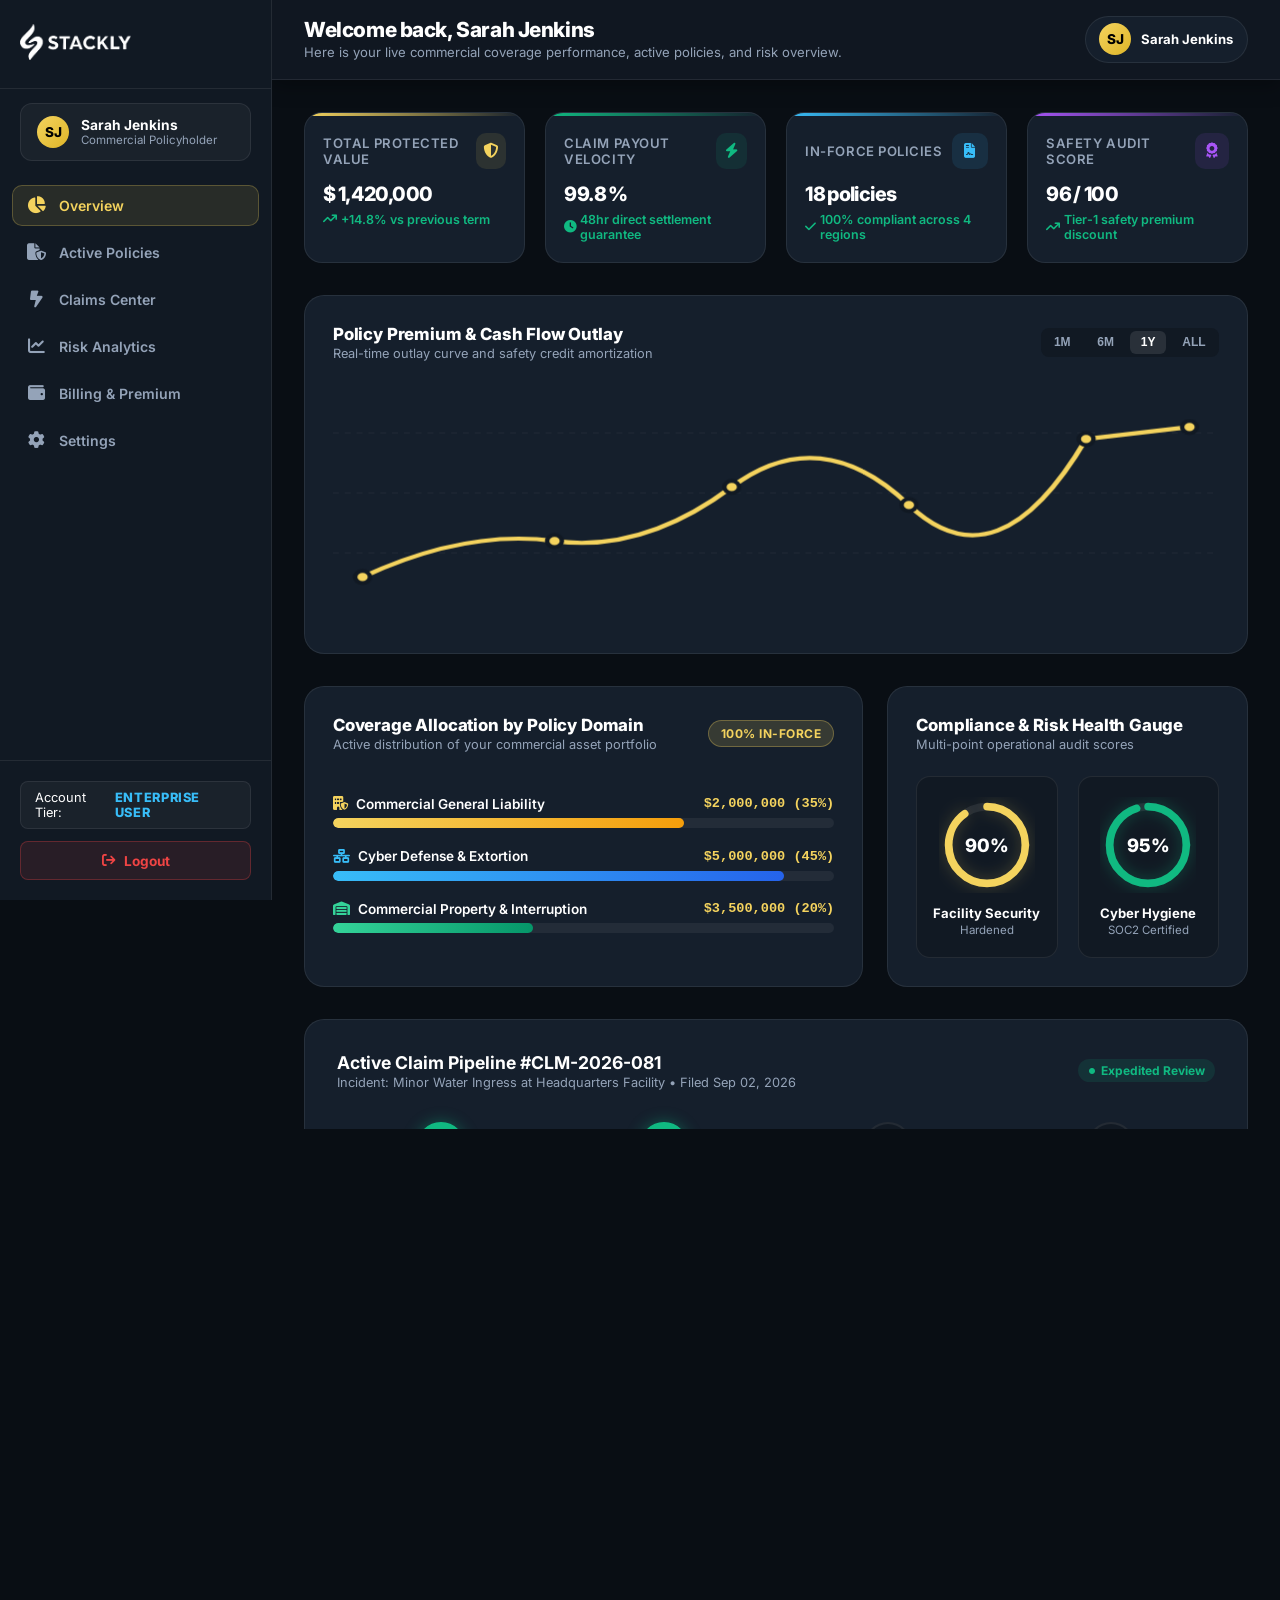
<file: dashboard.html>
<!DOCTYPE html>
<html lang="en">
<head>
  <meta charset="UTF-8" />
  <meta name="viewport" content="width=device-width, initial-scale=1.0" />
  <title>Dashboard — Stackly Commercial Insurance</title>
  <meta name="description" content="Stackly Enterprise Insurance Dashboard. Real-time coverage analytics, claims velocity, underwriting monitors, and risk scores." />
  <link rel="preconnect" href="https://fonts.googleapis.com" />
  <link rel="preconnect" href="https://fonts.gstatic.com" crossorigin />
  <link href="https://fonts.googleapis.com/css2?family=Inter:wght@300;400;500;600;700;800;900&display=swap" rel="stylesheet" />
  <link rel="stylesheet" href="https://cdnjs.cloudflare.com/ajax/libs/font-awesome/6.5.0/css/all.min.css" />
  <link rel="stylesheet" href="dashboard.css" />
  <script>
    (function() {
      const urlParams = new URLSearchParams(window.location.search);
      let role = urlParams.get('role');
      if (!role) {
        try { role = localStorage.getItem('stackly_user_role') || 'user'; } catch (e) { role = 'user'; }
      }
      const user = urlParams.get('user') || '';
      const hash = window.location.hash || '';
      if (role === 'admin') {
        window.location.replace(`admin-dashboard.html?role=admin${user ? '&user=' + encodeURIComponent(user) : ''}${hash}`);
      } else {
        window.location.replace(`user-dashboard.html?role=user${user ? '&user=' + encodeURIComponent(user) : ''}${hash}`);
      }
    })();
  </script>
</head>
<body class="dash-body">

  <!-- Sidebar Backdrop Overlay -->
  <div class="dash-sidebar-overlay" id="dashSidebarOverlay" aria-hidden="true"></div>

  <!-- ═══════════════════════════════════════════
       SIDEBAR NAVIGATION
  ═══════════════════════════════════════════ -->
  <aside class="dash-sidebar" id="dashSidebar">
    <div class="dash-sidebar__brand">
      <a href="dashboard.html" aria-label="Stackly Dashboard">
        <img src="assets/stackly-logo-white.webp" alt="STACKLY" class="dash-sidebar__logo" />
      </a>
      <button class="dash-sidebar-close" id="dashSidebarClose" aria-label="Close sidebar">
        <i class="fa-solid fa-xmark"></i>
      </button>
    </div>

    <!-- Active User Profile Card in Sidebar -->
    <div class="dash-sidebar__user-card" id="sidebarUserCard">
      <div class="dash-user-avatar" id="sidebarUserAvatar">SJ</div>
      <div class="dash-sidebar__user-details">
        <strong id="sidebarUserName">Sarah Jenkins</strong>
        <span id="sidebarUserRoleText">Commercial Policyholder</span>
      </div>
    </div>

    <nav class="dash-sidebar__nav" id="sidebarNav">
      <a href="#overview" class="dash-nav-item active" data-tab="overview">
        <i class="fa-solid fa-chart-pie"></i>
        <span>Overview</span>
      </a>
      <a href="#policies" class="dash-nav-item" data-tab="policies">
        <i class="fa-solid fa-file-shield"></i>
        <span>Active Policies</span>
      </a>
      <a href="#claims" class="dash-nav-item" data-tab="claims">
        <i class="fa-solid fa-bolt-lightning"></i>
        <span>Claims Center</span>
      </a>
      <a href="#analytics" class="dash-nav-item" data-tab="analytics">
        <i class="fa-solid fa-chart-line"></i>
        <span>Risk Analytics</span>
      </a>
      <a href="#billing" class="dash-nav-item" data-tab="billing">
        <i class="fa-solid fa-wallet"></i>
        <span>Billing &amp; Premium</span>
      </a>
      <a href="#settings" class="dash-nav-item" data-tab="settings">
        <i class="fa-solid fa-gear"></i>
        <span>Settings</span>
      </a>
    </nav>

    <div class="dash-sidebar__footer">
      <div class="dash-role-badge-pill">
        <span>Current Mode:</span>
        <span class="role-tag" id="sidebarRoleLabel">USER</span>
      </div>
      <a href="login.html" class="dash-logout-link" id="sidebarLogoutBtn">
        <i class="fa-solid fa-arrow-right-from-bracket"></i>
        <span>Logout</span>
      </a>
    </div>
  </aside>

  <!-- ═══════════════════════════════════════════
       MAIN DASHBOARD WORKSPACE
  ═══════════════════════════════════════════ -->
  <main class="dash-main">
    
    <!-- Top Dashboard Header -->
    <header class="dash-header">
      <div class="dash-header__left">
        <button class="dash-sidebar-toggle" id="dashSidebarToggle" aria-label="Toggle Navigation Menu">
          <i class="fa-solid fa-bars"></i>
        </button>
        <div class="dash-header__welcome">
          <h1 id="dashWelcomeHeading">Welcome back, Sarah</h1>
          <p id="dashWelcomeSub">Here is your live commercial coverage performance overview.</p>
        </div>
      </div>

      <div class="dash-header__actions">
        <div class="dash-user-profile">
          <div class="dash-user-avatar" id="userAvatar">SJ</div>
          <div class="dash-user-info">
            <span id="userName">Sarah Jenkins</span>
          </div>
        </div>
      </div>
    </header>

    <!-- Dashboard Container -->
    <div class="dash-container">
      
      <!-- ═══════════════════════════════════════════
           TAB 1: OVERVIEW VIEW
      ═══════════════════════════════════════════ -->
      <section class="dash-view-content active" id="view-overview">
        
        <!-- 4 Count Up Stat Cards -->
        <div class="dash-stats-grid" aria-label="Key Performance Metrics">
          <article class="dash-stat-card">
            <div class="dash-stat-top">
              <span class="dash-stat-label" id="statLabel1">Total Protected Value</span>
              <div class="dash-stat-icon"><i class="fa-solid fa-shield-halved"></i></div>
            </div>
            <div class="dash-stat-value">
              <span>$</span><span class="count-up" id="statVal1" data-target="1420000" data-format="currency">0</span>
            </div>
            <div class="dash-stat-trend up">
              <i class="fa-solid fa-arrow-trend-up"></i>
              <span>+14.8% vs previous term</span>
            </div>
          </article>

          <article class="dash-stat-card dash-stat-card--emerald">
            <div class="dash-stat-top">
              <span class="dash-stat-label" id="statLabel2">Claim Payout Velocity</span>
              <div class="dash-stat-icon"><i class="fa-solid fa-bolt"></i></div>
            </div>
            <div class="dash-stat-value">
              <span class="count-up" id="statVal2" data-target="99.8" data-decimals="1">0</span><span>%</span>
            </div>
            <div class="dash-stat-trend up">
              <i class="fa-solid fa-clock"></i>
              <span>48hr direct settlement guarantee</span>
            </div>
          </article>

          <article class="dash-stat-card dash-stat-card--blue">
            <div class="dash-stat-top">
              <span class="dash-stat-label" id="statLabel3">Active Policies</span>
              <div class="dash-stat-icon"><i class="fa-solid fa-file-contract"></i></div>
            </div>
            <div class="dash-stat-value">
              <span class="count-up" id="statVal3" data-target="18">0</span><span> policies</span>
            </div>
            <div class="dash-stat-trend up">
              <i class="fa-solid fa-check"></i>
              <span>100% compliant across 4 regions</span>
            </div>
          </article>

          <article class="dash-stat-card dash-stat-card--purple">
            <div class="dash-stat-top">
              <span class="dash-stat-label" id="statLabel4">Risk Audit Score</span>
              <div class="dash-stat-icon"><i class="fa-solid fa-award"></i></div>
            </div>
            <div class="dash-stat-value">
              <span class="count-up" id="statVal4" data-target="96" data-decimals="0">0</span><span> / 100</span>
            </div>
            <div class="dash-stat-trend up">
              <i class="fa-solid fa-arrow-trend-up"></i>
              <span>Tier-1 safety premium discount</span>
            </div>
          </article>
        </div>

        <!-- 2-Col: Line Chart & Circular Progress Rings -->
        <div class="dash-charts-grid">
          <!-- Left: Animated Multi-Point SVG Line Trend Chart -->
          <article class="dash-chart-card">
            <div class="dash-card-head">
              <div>
                <h2 class="dash-card-title">Underwriting &amp; Premium Trajectory</h2>
                <p class="dash-card-subtitle">Real-time risk curve and claim reserve allocation</p>
              </div>
              <div class="dash-filter-pills">
                <button type="button" class="dash-filter-btn" data-period="1M">1M</button>
                <button type="button" class="dash-filter-btn" data-period="6M">6M</button>
                <button type="button" class="dash-filter-btn active" data-period="1Y">1Y</button>
                <button type="button" class="dash-filter-btn" data-period="ALL">ALL</button>
              </div>
            </div>

            <div class="dash-line-chart-wrap">
              <svg class="dash-svg-line-chart" viewBox="0 0 600 200" preserveAspectRatio="none">
                <defs>
                  <linearGradient id="chartGoldGrad" x1="0" y1="0" x2="0" y2="1">
                    <stop offset="0%" stop-color="#F4D35E" stop-opacity="0.45" />
                    <stop offset="100%" stop-color="#F4D35E" stop-opacity="0" />
                  </linearGradient>
                </defs>
                <line x1="0" y1="40" x2="600" y2="40" class="chart-grid-line" />
                <line x1="0" y1="90" x2="600" y2="90" class="chart-grid-line" />
                <line x1="0" y1="140" x2="600" y2="140" class="chart-grid-line" />
                <path class="chart-area-path" id="chartAreaPath" d="M 20 160 Q 90 120 150 130 T 270 85 T 390 100 T 510 45 L 580 35 L 580 190 L 20 190 Z"></path>
                <path class="chart-line-path" id="chartLinePath" d="M 20 160 Q 90 120 150 130 T 270 85 T 390 100 T 510 45 L 580 35"></path>
                <circle cx="20" cy="160" class="chart-data-point" />
                <circle cx="150" cy="130" class="chart-data-point" />
                <circle cx="270" cy="85" class="chart-data-point" />
                <circle cx="390" cy="100" class="chart-data-point" />
                <circle cx="510" cy="45" class="chart-data-point" />
                <circle cx="580" cy="35" class="chart-data-point" />
              </svg>
              <div class="dash-chart-x-labels">
                <span>Jan</span><span>Mar</span><span>May</span><span>Jul</span><span>Sep</span><span>Nov</span><span>Dec</span>
              </div>
            </div>
          </article>

          <!-- Right: Circular Progress Rings (4 Gauges) -->
          <article class="dash-chart-card">
            <div class="dash-card-head">
              <div>
                <h2 class="dash-card-title">Portfolio Health Rings</h2>
                <p class="dash-card-subtitle">Real-time risk compliance gauges</p>
              </div>
            </div>

            <div class="dash-rings-grid">
              <div class="dash-ring-box">
                <div class="dash-ring-svg-wrap">
                  <svg class="dash-ring-svg" viewBox="0 0 96 96">
                    <circle cx="48" cy="48" r="40" class="dash-ring-bg" />
                    <circle cx="48" cy="48" r="40" class="dash-ring-circle dash-ring-circle--gold" id="ringCircle1" data-percent="92" />
                  </svg>
                  <div class="dash-ring-value" id="ringVal1">0%</div>
                </div>
                <strong class="dash-ring-title">Coverage Health</strong>
                <span class="dash-ring-desc">92% Optimal Scope</span>
              </div>

              <div class="dash-ring-box">
                <div class="dash-ring-svg-wrap">
                  <svg class="dash-ring-svg" viewBox="0 0 96 96">
                    <circle cx="48" cy="48" r="40" class="dash-ring-bg" />
                    <circle cx="48" cy="48" r="40" class="dash-ring-circle dash-ring-circle--emerald" id="ringCircle2" data-percent="88" />
                  </svg>
                  <div class="dash-ring-value" id="ringVal2">0%</div>
                </div>
                <strong class="dash-ring-title">Renewal Rate</strong>
                <span class="dash-ring-desc">88% Auto-Approved</span>
              </div>

              <div class="dash-ring-box">
                <div class="dash-ring-svg-wrap">
                  <svg class="dash-ring-svg" viewBox="0 0 96 96">
                    <circle cx="48" cy="48" r="40" class="dash-ring-bg" />
                    <circle cx="48" cy="48" r="40" class="dash-ring-circle dash-ring-circle--blue" id="ringCircle3" data-percent="95" />
                  </svg>
                  <div class="dash-ring-value" id="ringVal3">0%</div>
                </div>
                <strong class="dash-ring-title">Loss Prevention</strong>
                <span class="dash-ring-desc">95% Zero Incident</span>
              </div>

              <div class="dash-ring-box">
                <div class="dash-ring-svg-wrap">
                  <svg class="dash-ring-svg" viewBox="0 0 96 96">
                    <circle cx="48" cy="48" r="40" class="dash-ring-bg" />
                    <circle cx="48" cy="48" r="40" class="dash-ring-circle dash-ring-circle--purple" id="ringCircle4" data-percent="100" />
                  </svg>
                  <div class="dash-ring-value" id="ringVal4">0%</div>
                </div>
                <strong class="dash-ring-title">Stewardship</strong>
                <span class="dash-ring-desc">100% In-House</span>
              </div>
            </div>
          </article>
        </div>

        <!-- Bottom: Animated Bar Chart & Recent Policies Table -->
        <div class="dash-bottom-grid">
          <article class="dash-chart-card">
            <div class="dash-card-head">
              <div>
                <h2 class="dash-card-title">Policy Distribution by Sector</h2>
                <p class="dash-card-subtitle">Allocation across commercial lines</p>
              </div>
            </div>
            <div class="dash-bars-wrap" id="dashBarsContainer">
              <div class="dash-bar-col" data-height="85%">
                <div class="dash-bar-fill" style="height: 0%;"><span class="dash-bar-val-tag">$420k</span></div>
                <span class="dash-bar-label">General</span>
              </div>
              <div class="dash-bar-col" data-height="65%">
                <div class="dash-bar-fill" style="height: 0%;"><span class="dash-bar-val-tag">$310k</span></div>
                <span class="dash-bar-label">Cyber</span>
              </div>
              <div class="dash-bar-col" data-height="95%">
                <div class="dash-bar-fill" style="height: 0%;"><span class="dash-bar-val-tag">$520k</span></div>
                <span class="dash-bar-label">Property</span>
              </div>
              <div class="dash-bar-col" data-height="45%">
                <div class="dash-bar-fill" style="height: 0%;"><span class="dash-bar-val-tag">$180k</span></div>
                <span class="dash-bar-label">Workers</span>
              </div>
              <div class="dash-bar-col" data-height="75%">
                <div class="dash-bar-fill" style="height: 0%;"><span class="dash-bar-val-tag">$360k</span></div>
                <span class="dash-bar-label">Freight</span>
              </div>
              <div class="dash-bar-col" data-height="90%">
                <div class="dash-bar-fill" style="height: 0%;"><span class="dash-bar-val-tag">$480k</span></div>
                <span class="dash-bar-label">Health</span>
              </div>
            </div>
          </article>

          <article class="dash-table-card">
            <div class="dash-card-head">
              <div>
                <h2 class="dash-card-title">Recent Commercial Policies</h2>
                <p class="dash-card-subtitle">Active insured contracts and renewal dates</p>
              </div>
            </div>
            <div style="overflow-x: auto;">
              <table class="dash-policy-table">
                <thead>
                  <tr>
                    <th>Policy Name</th>
                    <th>Coverage Limit</th>
                    <th>Renewal</th>
                    <th>Status</th>
                  </tr>
                </thead>
                <tbody>
                  <tr>
                    <td><strong>Commercial General Liability</strong><br><small style="color:var(--dash-text-muted);">#POL-88219-GL</small></td>
                    <td>$2,000,000</td>
                    <td>Oct 15, 2026</td>
                    <td><span class="dash-status-pill active"><i class="fa-solid fa-circle" style="font-size: 6px;"></i> Active</span></td>
                  </tr>
                  <tr>
                    <td><strong>Enterprise Cyber Defense &amp; Extortion</strong><br><small style="color:var(--dash-text-muted);">#POL-94112-CY</small></td>
                    <td>$5,000,000</td>
                    <td>Nov 01, 2026</td>
                    <td><span class="dash-status-pill active"><i class="fa-solid fa-circle" style="font-size: 6px;"></i> Active</span></td>
                  </tr>
                  <tr>
                    <td><strong>Commercial Property &amp; Business Interruption</strong><br><small style="color:var(--dash-text-muted);">#POL-31049-CP</small></td>
                    <td>$3,500,000</td>
                    <td>Dec 22, 2026</td>
                    <td><span class="dash-status-pill pending"><i class="fa-solid fa-circle" style="font-size: 6px;"></i> Review</span></td>
                  </tr>
                </tbody>
              </table>
            </div>
          </article>
        </div>
      </section>

      <!-- ═══════════════════════════════════════════
           TAB 2: ACTIVE POLICIES VIEW
      ═══════════════════════════════════════════ -->
      <section class="dash-view-content" id="view-policies">
        <div class="dash-policies-header">
          <div>
            <h2 class="dash-card-title" style="font-size: 1.4rem;">Commercial Policy Portfolio</h2>
            <p class="dash-card-subtitle">Manage, renew, and download official Certificates of Insurance (COI)</p>
          </div>
          <button type="button" class="dash-action-btn" onclick="window.location.href='404.html';">
            <i class="fa-solid fa-file-arrow-down"></i>
            <span>Download All COI (ZIP)</span>
          </button>
        </div>

        <div class="dash-policies-grid">
          <!-- Policy Card 1 -->
          <article class="dash-policy-card">
            <div>
              <div class="dash-policy-card__top">
                <div class="dash-policy-card__icon"><i class="fa-solid fa-building-shield"></i></div>
                <span class="dash-status-pill active"><i class="fa-solid fa-circle" style="font-size: 6px;"></i> Active</span>
              </div>
              <h3 class="dash-policy-card__name">Commercial General Liability</h3>
              <span class="dash-policy-card__id">#POL-88219-GL</span>
              
              <div class="dash-policy-card__stats">
                <div class="dash-policy-stat-row">
                  <span>Coverage Limit</span>
                  <span>$2,000,000</span>
                </div>
                <div class="dash-policy-stat-row">
                  <span>Deductible</span>
                  <span>$5,000</span>
                </div>
                <div class="dash-policy-stat-row">
                  <span>Renewal Date</span>
                  <span style="color:var(--dash-gold);">Oct 15, 2026</span>
                </div>
              </div>
            </div>
            <div class="dash-policy-card__actions">
              <button type="button" class="dash-policy-btn" onclick="alert('Viewing Schedule for #POL-88219-GL');"><i class="fa-solid fa-eye"></i> View</button>
              <button type="button" class="dash-policy-btn" onclick="alert('Generated COI for Commercial General Liability');"><i class="fa-solid fa-download"></i> COI</button>
            </div>
          </article>

          <!-- Policy Card 2 -->
          <article class="dash-policy-card">
            <div>
              <div class="dash-policy-card__top">
                <div class="dash-policy-card__icon" style="background:rgba(56,189,248,0.1); color:var(--dash-blue);"><i class="fa-solid fa-network-wired"></i></div>
                <span class="dash-status-pill active"><i class="fa-solid fa-circle" style="font-size: 6px;"></i> Active</span>
              </div>
              <h3 class="dash-policy-card__name">Cyber Defense &amp; Extortion</h3>
              <span class="dash-policy-card__id">#POL-94112-CY</span>
              
              <div class="dash-policy-card__stats">
                <div class="dash-policy-stat-row">
                  <span>Coverage Limit</span>
                  <span>$5,000,000</span>
                </div>
                <div class="dash-policy-stat-row">
                  <span>Deductible</span>
                  <span>$10,000</span>
                </div>
                <div class="dash-policy-stat-row">
                  <span>Renewal Date</span>
                  <span style="color:var(--dash-gold);">Nov 01, 2026</span>
                </div>
              </div>
            </div>
            <div class="dash-policy-card__actions">
              <button type="button" class="dash-policy-btn" onclick="alert('Viewing Schedule for #POL-94112-CY');"><i class="fa-solid fa-eye"></i> View</button>
              <button type="button" class="dash-policy-btn" onclick="alert('Generated COI for Cyber Defense');"><i class="fa-solid fa-download"></i> COI</button>
            </div>
          </article>

          <!-- Policy Card 3 -->
          <article class="dash-policy-card">
            <div>
              <div class="dash-policy-card__top">
                <div class="dash-policy-card__icon" style="background:rgba(16,185,129,0.1); color:var(--dash-emerald);"><i class="fa-solid fa-warehouse"></i></div>
                <span class="dash-status-pill active"><i class="fa-solid fa-circle" style="font-size: 6px;"></i> Active</span>
              </div>
              <h3 class="dash-policy-card__name">Commercial Property</h3>
              <span class="dash-policy-card__id">#POL-31049-CP</span>
              
              <div class="dash-policy-card__stats">
                <div class="dash-policy-stat-row">
                  <span>Coverage Limit</span>
                  <span>$3,500,000</span>
                </div>
                <div class="dash-policy-stat-row">
                  <span>Deductible</span>
                  <span>$7,500</span>
                </div>
                <div class="dash-policy-stat-row">
                  <span>Renewal Date</span>
                  <span style="color:var(--dash-gold);">Dec 22, 2026</span>
                </div>
              </div>
            </div>
            <div class="dash-policy-card__actions">
              <button type="button" class="dash-policy-btn" onclick="alert('Viewing Schedule for #POL-31049-CP');"><i class="fa-solid fa-eye"></i> View</button>
              <button type="button" class="dash-policy-btn" onclick="alert('Generated COI for Commercial Property');"><i class="fa-solid fa-download"></i> COI</button>
            </div>
          </article>
        </div>
      </section>

      <!-- ═══════════════════════════════════════════
           TAB 3: CLAIMS CENTER VIEW
      ═══════════════════════════════════════════ -->
      <section class="dash-view-content" id="view-claims">
        <div class="dash-policies-header">
          <div>
            <h2 class="dash-card-title" style="font-size: 1.4rem;">Direct Claims Resolution Center</h2>
            <p class="dash-card-subtitle">Zero third-party broker friction. Guaranteed 48-hour assessment pipeline.</p>
          </div>
          <button type="button" class="dash-action-btn" onclick="window.location.href='404.html';">
            <i class="fa-solid fa-plus"></i>
            <span>File New Claim</span>
          </button>
        </div>

        <!-- Interactive Animated Pipeline Stepper -->
        <article class="dash-pipeline-card">
          <div class="dash-card-head">
            <div>
              <strong style="font-size: 1.1rem;">Active Claim Pipeline #CLM-2026-081</strong>
              <p class="dash-card-subtitle">Incident: Minor Water Ingress at Headquarters Facility</p>
            </div>
            <span class="dash-status-pill active" style="background:rgba(244,211,94,0.15); color:var(--dash-gold);">Step 3 of 4: Direct Wire Settlement</span>
          </div>

          <div class="dash-pipeline-steps">
            <div class="dash-pipeline-step completed">
              <div class="dash-pipeline-dot"><i class="fa-solid fa-check"></i></div>
              <strong class="dash-pipeline-label">1. Incident Filed</strong>
              <span class="dash-pipeline-sub">Sep 02, 2026 - 10:14 AM</span>
            </div>
            <div class="dash-pipeline-step completed">
              <div class="dash-pipeline-dot"><i class="fa-solid fa-check"></i></div>
              <strong class="dash-pipeline-label">2. In-House Underwriting</strong>
              <span class="dash-pipeline-sub">Assigned to Marcus Vance</span>
            </div>
            <div class="dash-pipeline-step active">
              <div class="dash-pipeline-dot"><i class="fa-solid fa-magnifying-glass-dollar"></i></div>
              <strong class="dash-pipeline-label">3. Settlement Approved</strong>
              <span class="dash-pipeline-sub">$18,450 Direct Wire</span>
            </div>
            <div class="dash-pipeline-step">
              <div class="dash-pipeline-dot"><i class="fa-solid fa-flag-checkered"></i></div>
              <strong class="dash-pipeline-label">4. Case Closed</strong>
              <span class="dash-pipeline-sub">Estimated Today 5:00 PM</span>
            </div>
          </div>
        </article>

        <!-- Claims History Table -->
        <article class="dash-table-card">
          <div class="dash-card-head">
            <h3 class="dash-card-title">Claims History (Past 12 Months)</h3>
          </div>
          <div class="dash-table-wrap">
            <table class="dash-policy-table">
              <thead>
                <tr>
                  <th>Claim ID</th>
                  <th>Incident Type</th>
                  <th>Date Filed</th>
                  <th>Settlement Amount</th>
                  <th>Status</th>
                </tr>
              </thead>
              <tbody>
                <tr>
                  <td><strong>#CLM-2026-081</strong></td>
                  <td>Facility Water Leakage</td>
                  <td>Sep 02, 2026</td>
                  <td>$18,450</td>
                  <td><span class="dash-status-pill pending">Settlement Ready</span></td>
                </tr>
                <tr>
                  <td><strong>#CLM-2026-014</strong></td>
                  <td>Client Equipment Power Surge</td>
                  <td>May 18, 2026</td>
                  <td>$6,200</td>
                  <td><span class="dash-status-pill active">Direct Paid</span></td>
                </tr>
                <tr>
                  <td><strong>#CLM-2025-992</strong></td>
                  <td>Cargo Damage in Transit</td>
                  <td>Nov 11, 2025</td>
                  <td>$34,000</td>
                  <td><span class="dash-status-pill active">Direct Paid</span></td>
                </tr>
              </tbody>
            </table>
          </div>
        </article>
      </section>

      <!-- ═══════════════════════════════════════════
           TAB 4: RISK ANALYTICS VIEW
      ═══════════════════════════════════════════ -->
      <section class="dash-view-content" id="view-analytics">
        <div class="dash-policies-header">
          <div>
            <h2 class="dash-card-title" style="font-size: 1.4rem;">Risk Intelligence &amp; Audit Benchmarks</h2>
            <p class="dash-card-subtitle">AI-assisted loss prevention and annual policyholder safety scoring</p>
          </div>
        </div>

        <div class="dash-risk-grid">
          <!-- Left: Safety Benchmark Scores -->
          <article class="dash-chart-card">
            <div class="dash-card-head">
              <h3 class="dash-card-title">Operational Safety Benchmarks</h3>
              <span style="font-size: 0.85rem; font-weight:800; color:var(--dash-gold);">Overall: 96 / 100</span>
            </div>

            <div class="dash-benchmark-bar">
              <div class="dash-benchmark-top">
                <span>Workplace Safety &amp; Ergonomics</span>
                <span style="color:var(--dash-emerald);">98%</span>
              </div>
              <div class="dash-benchmark-track">
                <div class="dash-benchmark-fill" style="width: 98%; background: var(--dash-emerald);"></div>
              </div>
            </div>

            <div class="dash-benchmark-bar">
              <div class="dash-benchmark-top">
                <span>Cyber Endpoint &amp; Ransomware Defense</span>
                <span style="color:var(--dash-blue);">94%</span>
              </div>
              <div class="dash-benchmark-track">
                <div class="dash-benchmark-fill" style="width: 94%; background: var(--dash-blue);"></div>
              </div>
            </div>

            <div class="dash-benchmark-bar">
              <div class="dash-benchmark-top">
                <span>Property Fire &amp; Hazard Containment</span>
                <span style="color:var(--dash-gold);">97%</span>
              </div>
              <div class="dash-benchmark-track">
                <div class="dash-benchmark-fill" style="width: 97%; background: var(--dash-gold);"></div>
              </div>
            </div>

            <div class="dash-benchmark-bar">
              <div class="dash-benchmark-top">
                <span>Supply Chain &amp; Freight Reliability</span>
                <span style="color:var(--dash-purple);">91%</span>
              </div>
              <div class="dash-benchmark-track">
                <div class="dash-benchmark-fill" style="width: 91%; background: var(--dash-purple);"></div>
              </div>
            </div>
          </article>

          <!-- Right: Underwriter Safety Recommendations -->
          <article class="dash-chart-card">
            <div class="dash-card-head">
              <h3 class="dash-card-title">In-House Underwriter Recommendations</h3>
            </div>
            <ul style="list-style: none; display: flex; flex-direction: column; gap: 1rem;">
              <li style="display: flex; gap: 12px; font-size: 0.88rem; color: #CBD5E1;">
                <span style="color:var(--dash-emerald); font-size: 1.1rem;"><i class="fa-solid fa-circle-check"></i></span>
                <div>
                  <strong>Annual Free Safety Audit Completed</strong>
                  <p style="color:var(--dash-text-muted); font-size: 0.8rem; margin-top: 2px;">Earned 15% discount on General Liability annual renewal.</p>
                </div>
              </li>
              <li style="display: flex; gap: 12px; font-size: 0.88rem; color: #CBD5E1;">
                <span style="color:var(--dash-gold); font-size: 1.1rem;"><i class="fa-solid fa-shield-cat"></i></span>
                <div>
                  <strong>Enable 2FA for Remote Access Portals</strong>
                  <p style="color:var(--dash-text-muted); font-size: 0.8rem; margin-top: 2px;">Qualifies for $500k additional cyber ransom indemnity rider.</p>
                </div>
              </li>
              <li style="display: flex; gap: 12px; font-size: 0.88rem; color: #CBD5E1;">
                <span style="color:var(--dash-blue); font-size: 1.1rem;"><i class="fa-solid fa-truck-ramp-box"></i></span>
                <div>
                  <strong>Warehouse Pallet Buffer Distance</strong>
                  <p style="color:var(--dash-text-muted); font-size: 0.8rem; margin-top: 2px;">Sprinkler clearance verified 100% compliant with NFPA guidelines.</p>
                </div>
              </li>
            </ul>
          </article>
        </div>
      </section>

      <!-- ═══════════════════════════════════════════
           TAB 5: BILLING & PREMIUM VIEW
      ═══════════════════════════════════════════ -->
      <section class="dash-view-content" id="view-billing">
        <div class="dash-policies-header">
          <div>
            <h2 class="dash-card-title" style="font-size: 1.4rem;">Billing, Invoices &amp; Premium Stewardship</h2>
            <p class="dash-card-subtitle">Zero third-party broker commissions. 100% direct policyholder value.</p>
          </div>
        </div>

        <!-- Premium Banner -->
        <article class="dash-billing-banner">
          <div>
            <span style="font-size: 0.85rem; color: #94A3B8; font-weight: 700; text-transform: uppercase;">Next Scheduled Autopay</span>
            <div class="dash-billing-amount">$4,850.00</div>
            <p style="font-size: 0.85rem; color: #CBD5E1; margin-top: 4px;">Due on <strong style="color:#FFFFFF;">November 01, 2026</strong> • Linked to Corporate ACH (•••• 8912)</p>
          </div>
          <button type="button" class="dash-action-btn" onclick="window.location.href='404.html';">
            <i class="fa-solid fa-credit-card"></i>
            <span>Pay Premium Early</span>
          </button>
        </article>

        <!-- Invoices Table -->
        <article class="dash-table-card">
          <div class="dash-card-head">
            <h3 class="dash-card-title">Recent Invoices &amp; Receipts</h3>
          </div>
          <div class="dash-table-wrap">
            <table class="dash-policy-table">
              <thead>
                <tr>
                  <th>Invoice #</th>
                  <th>Billing Period</th>
                  <th>Amount</th>
                  <th>Payment Method</th>
                  <th>Invoice Action</th>
                </tr>
              </thead>
              <tbody>
                <tr>
                  <td><strong>#INV-2026-10</strong></td>
                  <td>Oct 01 - Oct 31, 2026</td>
                  <td>$4,850.00</td>
                  <td>Corporate ACH (•••• 8912)</td>
                  <td><button type="button" class="dash-policy-btn" style="max-width:140px;" onclick="alert('Downloading PDF Invoice #INV-2026-10');"><i class="fa-solid fa-download"></i> PDF Receipt</button></td>
                </tr>
                <tr>
                  <td><strong>#INV-2026-09</strong></td>
                  <td>Sep 01 - Sep 30, 2026</td>
                  <td>$4,850.00</td>
                  <td>Corporate ACH (•••• 8912)</td>
                  <td><button type="button" class="dash-policy-btn" style="max-width:140px;" onclick="alert('Downloading PDF Invoice #INV-2026-09');"><i class="fa-solid fa-download"></i> PDF Receipt</button></td>
                </tr>
                <tr>
                  <td><strong>#INV-2026-08</strong></td>
                  <td>Aug 01 - Aug 31, 2026</td>
                  <td>$4,850.00</td>
                  <td>Corporate ACH (•••• 8912)</td>
                  <td><button type="button" class="dash-policy-btn" style="max-width:140px;" onclick="alert('Downloading PDF Invoice #INV-2026-08');"><i class="fa-solid fa-download"></i> PDF Receipt</button></td>
                </tr>
              </tbody>
            </table>
          </div>
        </article>
      </section>

      <!-- ═══════════════════════════════════════════
           TAB 6: SETTINGS VIEW
      ═══════════════════════════════════════════ -->
      <section class="dash-view-content" id="view-settings">
        <div class="dash-policies-header">
          <div>
            <h2 class="dash-card-title" style="font-size: 1.4rem;">Account &amp; Security Settings</h2>
            <p class="dash-card-subtitle">Manage corporate underwriting profile, security credentials, and alert preferences</p>
          </div>
        </div>

        <div class="dash-settings-grid">
          <article class="dash-chart-card">
            <h3 class="dash-card-title" style="margin-bottom: 1.25rem;">Company Profile</h3>
            <div class="dash-form-field">
              <label class="dash-form-label">Insured Entity Name</label>
              <input type="text" class="dash-form-input" id="settingsCompanyName" value="Apex Dynamics Corporation" />
            </div>
            <div class="dash-form-field">
              <label class="dash-form-label">Primary Policyholder Contact</label>
              <input type="text" class="dash-form-input" id="settingsContactName" value="Sarah Jenkins" />
            </div>
            <div class="dash-form-field">
              <label class="dash-form-label">Corporate Email Address</label>
              <input type="email" class="dash-form-input" id="settingsEmail" value="s.jenkins@apexdynamics.com" />
            </div>
            <button type="button" class="dash-action-btn" id="settingsSaveBtn" style="align-self: flex-start; margin-top: 0.5rem;">Save Changes</button>
          </article>

          <article class="dash-chart-card">
            <h3 class="dash-card-title" style="margin-bottom: 1.25rem;">Security &amp; Notifications</h3>
            <div class="dash-form-field">
              <label class="dash-form-label">Two-Factor Authentication (2FA)</label>
              <input type="text" class="dash-form-input" value="Enabled (Authenticator App)" readonly />
            </div>
            <div class="dash-form-field">
              <label class="dash-form-label">Instant Claim Wire SMS Alerts</label>
              <input type="text" class="dash-form-input" value="+1 (555) 942-8819 (Active)" />
            </div>
            <div class="dash-form-field">
              <label class="dash-form-label">Underwriter Direct Line</label>
              <input type="text" class="dash-form-input" value="Marcus Vance • Ext 402" readonly />
            </div>
            <button type="button" class="dash-action-btn" style="align-self: flex-start; margin-top: 0.5rem;" onclick="window.location.href='404.html';">Update Security</button>
          </article>
        </div>
      </section>

    </div>
  </main>

  <!-- Scripts: GSAP for Counters, Bar animations, and Ring gauges -->
  <script src="https://cdnjs.cloudflare.com/ajax/libs/gsap/3.12.5/gsap.min.js"></script>
  <script>
    // ═══ 1. COUNT UP NUMERICAL ANIMATIONS ═══
    function animateCounters() {
      const counters = document.querySelectorAll('.count-up');
      counters.forEach(counter => {
        const target = parseFloat(counter.getAttribute('data-target')) || 0;
        const decimals = parseInt(counter.getAttribute('data-decimals')) || 0;
        const isCurrency = counter.getAttribute('data-format') === 'currency';

        const obj = { val: 0 };
        gsap.to(obj, {
          val: target,
          duration: 1.8,
          ease: 'power2.out',
          onUpdate: () => {
            if (isCurrency) {
              counter.textContent = Math.round(obj.val).toLocaleString('en-US');
            } else {
              counter.textContent = obj.val.toFixed(decimals);
            }
          }
        });
      });
    }

    // ═══ 2. CIRCULAR PROGRESS RING ANIMATIONS ═══
    function animateProgressRings() {
      const rings = [
        { id: 'ringCircle1', valId: 'ringVal1', percent: 92 },
        { id: 'ringCircle2', valId: 'ringVal2', percent: 88 },
        { id: 'ringCircle3', valId: 'ringVal3', percent: 95 },
        { id: 'ringCircle4', valId: 'ringVal4', percent: 100 }
      ];

      const circumference = 2 * Math.PI * 40; // 251.32

      rings.forEach(ring => {
        const circle = document.getElementById(ring.id);
        const valEl = document.getElementById(ring.valId);
        if (!circle || !valEl) return;

        const offset = circumference - (ring.percent / 100) * circumference;
        circle.style.strokeDashoffset = offset;

        const obj = { p: 0 };
        gsap.to(obj, {
          p: ring.percent,
          duration: 1.8,
          ease: 'power2.out',
          onUpdate: () => {
            valEl.textContent = Math.round(obj.p) + '%';
          }
        });
      });
    }

    // ═══ 3. ANIMATED BAR CHART HEIGHTS ═══
    function animateBarChart() {
      const barCols = document.querySelectorAll('.dash-bar-col');
      barCols.forEach((col, i) => {
        const fill = col.querySelector('.dash-bar-fill');
        const targetH = col.getAttribute('data-height') || '50%';
        if (fill) {
          setTimeout(() => {
            fill.style.height = targetH;
          }, i * 120 + 200);
        }
      });
    }

    // ═══ 4. DYNAMIC USER PROFILE & TAB ROUTING SYSTEM ═══
    const navItems = document.querySelectorAll('.dash-nav-item');
    const viewSections = document.querySelectorAll('.dash-view-content');
    const dashWelcomeHeading = document.getElementById('dashWelcomeHeading');
    const dashWelcomeSub = document.getElementById('dashWelcomeSub');
    const userAvatar = document.getElementById('userAvatar');
    const userName = document.getElementById('userName');
    const sidebarRoleLabel = document.getElementById('sidebarRoleLabel');
    const modeUserBtn = document.getElementById('modeUserBtn');
    const modeAdminBtn = document.getElementById('modeAdminBtn');
    const settingsContactName = document.getElementById('settingsContactName');
    const settingsSaveBtn = document.getElementById('settingsSaveBtn');

    let currentRole = 'user';
    let currentTab = 'overview';
    let activeUserName = 'Sarah Jenkins';

    // Helper: Compute clean avatar initials from full name
    function getInitials(name) {
      if (!name) return 'SJ';
      const parts = name.trim().split(/\s+/).filter(Boolean);
      if (parts.length === 0) return 'SJ';
      if (parts.length === 1) return parts[0].slice(0, 2).toUpperCase();
      return (parts[0][0] + parts[parts.length - 1][0]).toUpperCase();
    }

    // Helper: Retrieve stored user name from URL params or localStorage
    function getStoredUserName(role) {
      const urlParams = new URLSearchParams(window.location.search);
      const paramUser = urlParams.get('user') || urlParams.get('name');
      if (paramUser && paramUser.trim()) {
        return paramUser.trim();
      }
      try {
        const saved = localStorage.getItem('stackly_user_name');
        if (saved && saved.trim()) return saved.trim();
      } catch (e) {}

      return role === 'admin' ? 'Admin Supervisor' : 'Sarah Jenkins';
    }

    // Contextual subtitles for all 6 tabs
    const tabSubtitles = {
      overview: {
        user: 'Here is your live commercial coverage performance overview.',
        admin: 'Underwriting queue, regional portfolio metrics & claim approvals.'
      },
      policies: {
        user: 'Commercial Policy Portfolio • Manage, renew & download official COI certificates.',
        admin: 'Enterprise Underwriting Roster • Active commercial policies across regional accounts.'
      },
      claims: {
        user: 'Direct Claims Resolution Center • Guaranteed 48-hour assessment pipeline.',
        admin: 'Claims Adjudication Queue • Verify incident evidence & authorize direct wire payouts.'
      },
      analytics: {
        user: 'Risk Intelligence & Audit Benchmarks • AI-assisted loss prevention and safety scoring.',
        admin: 'Actuarial Portfolio Risk Modeling • Aggregate loss ratios & stress tests.'
      },
      billing: {
        user: 'Billing, Invoices & Premium Stewardship • Direct policyholder value.',
        admin: 'Premium Revenue & Ledger Reconciliation • Automated ACH collections & treasury.'
      },
      settings: {
        user: 'Account & Security Settings • Manage corporate profile & security credentials.',
        admin: 'System Configuration & Underwriter Roles • API credentials, permissions & audit logs.'
      }
    };

    function updateHeaderInfo() {
      if (dashWelcomeHeading) {
        dashWelcomeHeading.textContent = currentRole === 'admin' 
          ? `Welcome back, ${activeUserName}` 
          : `Welcome back, ${activeUserName}`;
      }
      if (dashWelcomeSub) {
        const subText = tabSubtitles[currentTab] ? tabSubtitles[currentTab][currentRole] : tabSubtitles.overview[currentRole];
        dashWelcomeSub.textContent = subText;
      }
    }

    const sidebarUserAvatar = document.getElementById('sidebarUserAvatar');
    const sidebarUserName = document.getElementById('sidebarUserName');
    const sidebarUserRoleText = document.getElementById('sidebarUserRoleText');

    function updateAllUserDisplays() {
      if (userName) userName.textContent = activeUserName;
      if (userAvatar) userAvatar.textContent = getInitials(activeUserName);
      if (sidebarUserName) sidebarUserName.textContent = activeUserName;
      if (sidebarUserAvatar) sidebarUserAvatar.textContent = getInitials(activeUserName);
      if (sidebarUserRoleText) {
        sidebarUserRoleText.textContent = currentRole === 'admin' ? 'Administrative Supervisor' : 'Commercial Policyholder';
      }
      if (settingsContactName && document.activeElement !== settingsContactName) {
        settingsContactName.value = activeUserName;
      }
      updateHeaderInfo();
    }

    // Floating Notification Toast Helper
    function showToast(msg) {
      let toast = document.getElementById('dashToastNotification');
      if (!toast) {
        toast = document.createElement('div');
        toast.id = 'dashToastNotification';
        toast.style.cssText = `
          position: fixed;
          bottom: 24px;
          right: 24px;
          background: #111923;
          color: #FFFFFF;
          border: 1px solid var(--dash-gold);
          padding: 12px 20px;
          border-radius: 12px;
          font-size: 0.88rem;
          font-weight: 600;
          box-shadow: 0 10px 30px rgba(0,0,0,0.5), 0 0 15px var(--dash-gold-glow);
          z-index: 9999;
          display: flex;
          align-items: center;
          gap: 10px;
          opacity: 0;
          transform: translateY(20px);
          transition: all 0.35s cubic-bezier(0.16, 1, 0.3, 1);
        `;
        document.body.appendChild(toast);
      }
      toast.innerHTML = `<i class="fa-solid fa-circle-check" style="color:var(--dash-gold); font-size:1.1rem;"></i> <span>${msg}</span>`;
      requestAnimationFrame(() => {
        toast.style.opacity = '1';
        toast.style.transform = 'translateY(0)';
      });
      setTimeout(() => {
        toast.style.opacity = '0';
        toast.style.transform = 'translateY(20px)';
      }, 4000);
    }

    function switchTab(tab) {
      if (!tab) tab = 'overview';
      currentTab = tab;

      // Update active nav button
      navItems.forEach(n => {
        if (n.getAttribute('data-tab') === tab) {
          n.classList.add('active');
        } else {
          n.classList.remove('active');
        }
      });

      // Show matching section, hide all other sections
      viewSections.forEach(v => {
        if (v.id === `view-${tab}`) {
          v.classList.add('active');
        } else {
          v.classList.remove('active');
        }
      });

      // Update header
      updateHeaderInfo();

      // Scroll to top of page (scroll position 0)
      window.scrollTo(0, 0);
      window.scrollTo({ top: 0, left: 0, behavior: 'instant' });
      document.documentElement.scrollTop = 0;
      document.body.scrollTop = 0;
      const mainEl = document.querySelector('.dash-main');
      if (mainEl) mainEl.scrollTop = 0;

      requestAnimationFrame(() => {
        window.scrollTo(0, 0);
        document.documentElement.scrollTop = 0;
        document.body.scrollTop = 0;
        if (mainEl) mainEl.scrollTop = 0;
      });

      // If returning to overview, trigger animations
      if (tab === 'overview') {
        animateCounters();
        animateProgressRings();
        animateBarChart();
      }
    }

    navItems.forEach(item => {
      item.addEventListener('click', (e) => {
        e.preventDefault();
        const tab = item.getAttribute('data-tab');
        if (tab) {
          switchTab(tab);
          try {
            history.replaceState(null, '', `#${tab}`);
          } catch (err) {}
        }
      });
    });

    // ═══ 5. DYNAMIC LINE CHART PERIOD SWITCHER ═══
    const periodButtons = document.querySelectorAll('.dash-filter-btn');
    const chartLinePath = document.getElementById('chartLinePath');
    const chartAreaPath = document.getElementById('chartAreaPath');

    const chartCurves = {
      '1M': {
        line: 'M 20 140 Q 100 110 180 150 T 320 70 T 450 90 T 580 40',
        area: 'M 20 140 Q 100 110 180 150 T 320 70 T 450 90 T 580 40 L 580 190 L 20 190 Z'
      },
      '6M': {
        line: 'M 20 170 Q 120 140 220 100 T 380 110 T 500 60 L 580 30',
        area: 'M 20 170 Q 120 140 220 100 T 380 110 T 500 60 L 580 30 L 580 190 L 20 190 Z'
      },
      '1Y': {
        line: 'M 20 160 Q 90 120 150 130 T 270 85 T 390 100 T 510 45 L 580 35',
        area: 'M 20 160 Q 90 120 150 130 T 270 85 T 390 100 T 510 45 L 580 35 L 580 190 L 20 190 Z'
      },
      'ALL': {
        line: 'M 20 180 Q 80 160 160 130 T 300 90 T 420 70 T 580 20',
        area: 'M 20 180 Q 80 160 160 130 T 300 90 T 420 70 T 580 20 L 580 190 L 20 190 Z'
      }
    };

    periodButtons.forEach(btn => {
      btn.addEventListener('click', () => {
        periodButtons.forEach(b => b.classList.remove('active'));
        btn.classList.add('active');
        const period = btn.getAttribute('data-period');
        if (chartCurves[period] && chartLinePath && chartAreaPath) {
          chartLinePath.style.animation = 'none';
          chartAreaPath.style.animation = 'none';
          chartLinePath.setAttribute('d', chartCurves[period].line);
          chartAreaPath.setAttribute('d', chartCurves[period].area);
          void chartLinePath.offsetWidth;
          chartLinePath.style.animation = 'drawLine 1.6s cubic-bezier(0.16, 1, 0.3, 1) forwards';
          chartAreaPath.style.animation = 'fadeInArea 0.8s ease 0.6s forwards';
        }
      });
    });

    // ═══ 6. ROLE SWITCHER (USER VS ADMIN VIEW) ═══
    function applyRole(role) {
      currentRole = role;
      if (role === 'admin') {
        if (modeAdminBtn) modeAdminBtn.classList.add('active');
        if (modeUserBtn) modeUserBtn.classList.remove('active');
        sidebarRoleLabel.textContent = 'ADMIN';
        sidebarRoleLabel.style.color = '#38BDF8';
        userAvatar.style.background = 'linear-gradient(135deg, #38BDF8, #0284C7)';
        userAvatar.style.color = '#FFFFFF';
        if (activeUserName === 'Sarah Jenkins') {
          activeUserName = 'Admin Supervisor';
        }
      } else {
        if (modeUserBtn) modeUserBtn.classList.add('active');
        if (modeAdminBtn) modeAdminBtn.classList.remove('active');
        sidebarRoleLabel.textContent = 'USER';
        sidebarRoleLabel.style.color = 'var(--dash-gold)';
        userAvatar.style.background = 'linear-gradient(135deg, var(--dash-gold), #DEB528)';
        userAvatar.style.color = '#000000';
        if (activeUserName === 'Admin Supervisor') {
          activeUserName = getStoredUserName('user');
        }
      }
      updateAllUserDisplays();
    }

    if (modeUserBtn) modeUserBtn.addEventListener('click', () => applyRole('user'));
    if (modeAdminBtn) modeAdminBtn.addEventListener('click', () => applyRole('admin'));

    // Handle Settings Contact Name Save
    if (settingsSaveBtn && settingsContactName) {
      settingsSaveBtn.addEventListener('click', () => {
        const newName = settingsContactName.value.trim();
        if (newName) {
          activeUserName = newName;
          try {
            localStorage.setItem('stackly_user_name', newName);
          } catch (e) {}
          updateAllUserDisplays();
          showToast(`Profile updated! Welcome back, ${activeUserName}`);
        } else {
          alert('Please enter a valid contact name.');
        }
      });
    }

    // Handle Initial URL Query & Hash Routing
    function handleInitialRoute() {
      const urlParams = new URLSearchParams(window.location.search);
      const initialRole = urlParams.get('role');
      activeUserName = getStoredUserName(initialRole === 'admin' ? 'admin' : 'user');

      if (initialRole === 'admin') {
        applyRole('admin');
      } else {
        applyRole('user');
      }

      const initialHash = window.location.hash.replace('#', '');
      if (initialHash && tabSubtitles[initialHash]) {
        switchTab(initialHash);
      } else {
        switchTab('overview');
      }
      updateAllUserDisplays();
    }

    window.addEventListener('hashchange', () => {
      const hash = window.location.hash.replace('#', '');
      if (hash && tabSubtitles[hash]) {
        switchTab(hash);
      }
    });

    // ═══ MOBILE SIDEBAR DRAWER TOGGLE ═══
    const dashSidebar = document.getElementById('dashSidebar');
    const dashSidebarToggle = document.getElementById('dashSidebarToggle');
    const dashSidebarClose = document.getElementById('dashSidebarClose');
    const dashSidebarOverlay = document.getElementById('dashSidebarOverlay');

    function openSidebar() {
      if (dashSidebar) dashSidebar.classList.add('open');
      if (dashSidebarOverlay) dashSidebarOverlay.classList.add('active');
      document.body.classList.add('sidebar-open');
    }

    function closeSidebar() {
      if (dashSidebar) dashSidebar.classList.remove('open');
      if (dashSidebarOverlay) dashSidebarOverlay.classList.remove('active');
      document.body.classList.remove('sidebar-open');
    }

    if (dashSidebarToggle) dashSidebarToggle.addEventListener('click', openSidebar);
    if (dashSidebarClose) dashSidebarClose.addEventListener('click', closeSidebar);
    if (dashSidebarOverlay) dashSidebarOverlay.addEventListener('click', closeSidebar);

    navItems.forEach(item => {
      item.addEventListener('click', () => {
        if (window.innerWidth <= 1024) closeSidebar();
      });
    });

    // Close on Escape key
    document.addEventListener('keydown', (e) => {
      if (e.key === 'Escape' && dashSidebar && dashSidebar.classList.contains('open')) {
        closeSidebar();
      }
    });

    // ═══ INITIALIZE ON LOAD ═══
    window.addEventListener('DOMContentLoaded', () => {
      handleInitialRoute();
    });

    // Action buttons navigate to 404 error page
    document.addEventListener('click', (e) => {
      const actionBtn = e.target.closest('.dash-action-btn');
      if (actionBtn) {
        e.preventDefault();
        window.location.href = '404.html';
      }
    });
  </script>
</body>
</html>
</file>
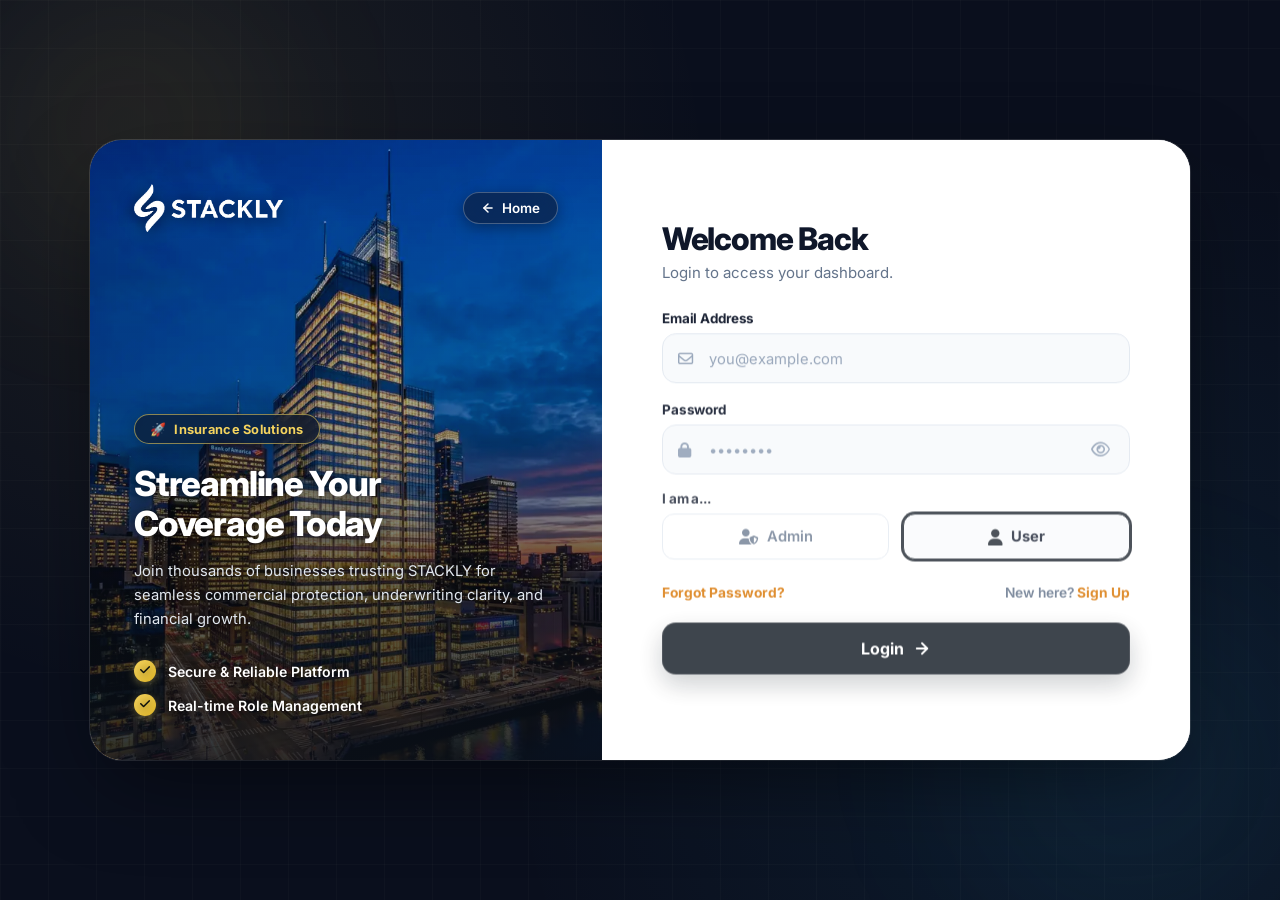
<file: login.html>
<!DOCTYPE html>
<html lang="en">
<head>
  <meta charset="UTF-8" />
  <meta name="viewport" content="width=device-width, initial-scale=1.0" />
  <title>Login — Stackly Commercial Insurance</title>
  <meta name="description" content="Login to your Stackly commercial insurance account. Access policyholder claims, coverage analytics, and admin underwriting portal." />
  <link rel="preconnect" href="https://fonts.googleapis.com" />
  <link rel="preconnect" href="https://fonts.gstatic.com" crossorigin />
  <link href="https://fonts.googleapis.com/css2?family=Inter:wght@300;400;500;600;700;800;900&display=swap" rel="stylesheet" />
  <link rel="stylesheet" href="https://cdnjs.cloudflare.com/ajax/libs/font-awesome/6.5.0/css/all.min.css" />
  <link rel="stylesheet" href="auth.css" />
</head>
<body class="auth-split-body">

  <!-- Ambient Animated Figma Canvas Glows -->
  <div class="auth-ambient-glow auth-ambient-glow--1"></div>
  <div class="auth-ambient-glow auth-ambient-glow--2"></div>

  <div class="auth-split-card" id="authSplitCard">
    
    <!-- ─── LEFT COLUMN: VIBRANT COMMERCIAL SKYSCRAPER BANNER ─── -->
    <div class="auth-split-visual">
      <img
        src="assets/auth-login-vibrant.webp"
        alt="Vibrant modern glass skyscraper tower with illuminated office lights and deep blue evening sky"
        class="auth-split-visual__bg"
      />
      <div class="auth-split-visual__overlay"></div>

      <!-- Top Row: Stackly Logo & Back to Home -->
      <div class="auth-split-visual__top">
        <a href="index.html" class="auth-split-visual__logo-link" aria-label="Stackly Home">
          <img src="assets/stackly-logo-white.webp" alt="STACKLY" class="auth-split-visual__logo-img" />
        </a>
        <a href="index.html" class="auth-split-visual__home-btn" id="backToHomeBtn">
          <svg width="14" height="14" viewBox="0 0 24 24" fill="none" stroke="currentColor" stroke-width="2.5" stroke-linecap="round" stroke-linejoin="round">
            <line x1="19" y1="12" x2="5" y2="12"></line>
            <polyline points="12 19 5 12 12 5"></polyline>
          </svg>
          <span>Home</span>
        </a>
      </div>

      <!-- Main Visual Content -->
      <div class="auth-split-visual__body">
        <div class="auth-split-pill">
          <span>🚀</span>
          <span>Insurance Solutions</span>
        </div>
        <h2 class="auth-split-visual__title">
          Streamline Your<br>Coverage Today
        </h2>
        <p class="auth-split-visual__desc">
          Join thousands of businesses trusting STACKLY for seamless commercial protection, underwriting clarity, and financial growth.
        </p>
        <ul class="auth-split-features">
          <li class="auth-split-feature">
            <span class="auth-split-feature__icon"><i class="fa-solid fa-check"></i></span>
            <span>Secure &amp; Reliable Platform</span>
          </li>
          <li class="auth-split-feature">
            <span class="auth-split-feature__icon"><i class="fa-solid fa-check"></i></span>
            <span>Real-time Role Management</span>
          </li>
        </ul>
      </div>
    </div>

    <!-- ─── RIGHT COLUMN: LOGIN FORM ─── -->
    <div class="auth-split-form-wrap">
      <div class="auth-form-header">
        <h1 class="auth-form-title" id="formTitle">Welcome Back</h1>
        <p class="auth-form-subtitle" id="formSubtitle">Login to access your dashboard.</p>
      </div>

      <!-- Alert Notification -->
      <div class="auth-alert-box" id="authAlert" role="alert"></div>

      <form id="loginForm" novalidate>
        <input type="hidden" id="selectedRole" name="role" value="user" />

        <!-- Email Address -->
        <div class="auth-form-group">
          <label for="loginEmail" class="auth-label">Email Address</label>
          <div class="auth-input-box">
            <i class="fa-regular fa-envelope auth-input-icon"></i>
            <input
              type="email"
              id="loginEmail"
              name="email"
              class="auth-text-input"
              placeholder="you@example.com"
              required
              autocomplete="email"
            />
          </div>
        </div>

        <!-- Password -->
        <div class="auth-form-group">
          <label for="loginPassword" class="auth-label">Password</label>
          <div class="auth-input-box">
            <i class="fa-solid fa-lock auth-input-icon"></i>
            <input
              type="password"
              id="loginPassword"
              name="password"
              class="auth-text-input"
              placeholder="••••••••"
              required
              autocomplete="current-password"
            />
            <button type="button" class="auth-eye-btn" id="togglePasswordBtn" aria-label="Toggle password visibility">
              <i class="fa-regular fa-eye" id="toggleEyeIcon"></i>
            </button>
          </div>
        </div>

        <!-- Role Selector: I am a... (Admin vs User) -->
        <div class="auth-role-section">
          <label class="auth-label">I am a...</label>
          <div class="auth-role-grid" role="tablist">
            <button type="button" class="auth-role-card-btn" id="roleAdminBtn" role="tab" aria-selected="false" data-role="admin">
              <i class="fa-solid fa-user-shield"></i>
              <span>Admin</span>
            </button>
            <button type="button" class="auth-role-card-btn active" id="roleUserBtn" role="tab" aria-selected="true" data-role="user">
              <i class="fa-solid fa-user"></i>
              <span>User</span>
            </button>
          </div>
        </div>

        <!-- Helper Row: Forgot Password & Sign Up -->
        <div class="auth-meta-helper">
          <a href="404.html" class="auth-gold-link" id="forgotPasswordLink">Forgot Password?</a>
          <span class="auth-meta-right">
            New here? <a href="signup.html" class="auth-gold-link">Sign Up</a>
          </span>
        </div>

        <!-- Submit Button -->
        <button type="submit" class="auth-main-btn" id="loginSubmitBtn">
          <span>Login</span>
          <svg width="18" height="18" viewBox="0 0 24 24" fill="none" stroke="currentColor" stroke-width="2.5" stroke-linecap="round" stroke-linejoin="round">
            <line x1="5" y1="12" x2="19" y2="12"></line>
            <polyline points="12 5 19 12 12 19"></polyline>
          </svg>
        </button>
      </form>
    </div>

  </div>

  <!-- Scripts: GSAP for Gravity Physics Animations -->
  <script src="https://cdnjs.cloudflare.com/ajax/libs/gsap/3.12.5/gsap.min.js"></script>
  <script>
    // ═══ GSAP GRAVITY FORM ANIMATION ═══
    function initAuthGravityAnimation() {
      if (typeof gsap === 'undefined') return;

      const card = document.getElementById('authSplitCard');
      const visualBody = document.querySelector('.auth-split-visual__body');
      const formHeader = document.querySelector('.auth-form-header');
      const formGroups = document.querySelectorAll('.auth-form-group');
      const roleSection = document.querySelector('.auth-role-section');
      const metaHelper = document.querySelector('.auth-meta-helper');
      const submitBtn = document.querySelector('.auth-main-btn');

      // 1. Initial Gravitational Drop of Split Card
      const gravityTL = gsap.timeline();

      gravityTL.fromTo(card,
        { y: -120, opacity: 0, scaleY: 0.9, scaleX: 1.04 },
        { y: 0, opacity: 1, scaleY: 1, scaleX: 1, duration: 1.1, ease: 'bounce.out' }
      );

      // Left visual body slides into place
      if (visualBody) {
        gravityTL.fromTo(visualBody,
          { opacity: 0, y: 25 },
          { opacity: 1, y: 0, duration: 0.7, ease: 'power2.out' },
          "-=0.6"
        );
      }

      // Cascading staggered gravity drop of form children
      const formItems = [formHeader, ...formGroups, roleSection, metaHelper, submitBtn].filter(Boolean);
      gravityTL.fromTo(formItems,
        { y: -30, opacity: 0 },
        { y: 0, opacity: 1, duration: 0.6, stagger: 0.07, ease: 'bounce.out' },
        "-=0.5"
      );

      // 2. Gravitational Magnetic Pull on Submit Button
      if (submitBtn) {
        submitBtn.addEventListener('mousemove', (e) => {
          const rect = submitBtn.getBoundingClientRect();
          const x = e.clientX - rect.left - rect.width / 2;
          const y = e.clientY - rect.top - rect.height / 2;
          gsap.to(submitBtn, {
            x: x * 0.35,
            y: y * 0.4,
            duration: 0.25,
            ease: 'power2.out'
          });
        });

        submitBtn.addEventListener('mouseleave', () => {
          gsap.to(submitBtn, {
            x: 0,
            y: 0,
            duration: 0.7,
            ease: 'elastic.out(1.2, 0.4)'
          });
        });
      }

      // 3. Anti-Gravity Float on Input Focus
      const inputs = document.querySelectorAll('.auth-text-input');
      inputs.forEach(input => {
        const parent = input.closest('.auth-form-group');
        if (!parent) return;

        input.addEventListener('focus', () => {
          parent.classList.add('anti-gravity-floating');
          gsap.to(parent, {
            y: -5,
            scale: 1.015,
            duration: 0.3,
            ease: 'power2.out'
          });
        });

        input.addEventListener('blur', () => {
          parent.classList.remove('anti-gravity-floating');
          gsap.to(parent, {
            y: 0,
            scale: 1,
            duration: 0.5,
            ease: 'elastic.out(1, 0.5)'
          });
        });
      });
    }

    // 4. Gravity Particles Burst on Form Submission
    function triggerGravityParticles(originEl) {
      const container = document.createElement('div');
      container.className = 'gravity-particles-container';
      document.body.appendChild(container);

      const rect = originEl.getBoundingClientRect();
      const originX = rect.left + rect.width / 2;
      const originY = rect.top + rect.height / 2;

      const colors = ['#F4D35E', '#DEB528', '#FFFFFF', '#38BDF8', '#10B981'];
      const particleCount = 28;

      for (let i = 0; i < particleCount; i++) {
        const p = document.createElement('div');
        p.className = 'gravity-particle';
        const size = Math.random() * 8 + 4;
        p.style.width = size + 'px';
        p.style.height = size + 'px';
        p.style.backgroundColor = colors[Math.floor(Math.random() * colors.length)];
        p.style.boxShadow = `0 0 8px ${p.style.backgroundColor}`;
        p.style.left = originX + 'px';
        p.style.top = originY + 'px';
        container.appendChild(p);

        const angle = (Math.PI * 2 * i) / particleCount + (Math.random() - 0.5);
        const velocity = Math.random() * 160 + 90;
        const peakX = originX + Math.cos(angle) * velocity;
        const peakY = originY - (Math.random() * 140 + 80);
        const gravityDropY = peakY + (Math.random() * 450 + 250);

        gsap.to(p, {
          x: peakX - originX,
          y: peakY - originY,
          duration: 0.45,
          ease: 'power2.out',
          onComplete: () => {
            gsap.to(p, {
              y: gravityDropY - originY,
              opacity: 0,
              duration: 0.75 + Math.random() * 0.4,
              ease: 'power2.in',
              onComplete: () => p.remove()
            });
          }
        });
      }

      setTimeout(() => container.remove(), 1600);
    }

    // ═══ ROLE TOGGLE (ADMIN VS USER) ═══
    const roleAdminBtn = document.getElementById('roleAdminBtn');
    const roleUserBtn = document.getElementById('roleUserBtn');
    const selectedRoleInput = document.getElementById('selectedRole');
    const formSubtitle = document.getElementById('formSubtitle');
    const loginEmail = document.getElementById('loginEmail');
    const loginSubmitBtn = document.getElementById('loginSubmitBtn');

    function setRole(role) {
      if (role === 'admin') {
        roleAdminBtn.classList.add('active');
        roleAdminBtn.setAttribute('aria-selected', 'true');
        roleUserBtn.classList.remove('active');
        roleUserBtn.setAttribute('aria-selected', 'false');
        selectedRoleInput.value = 'admin';
        formSubtitle.textContent = 'Login to access administrative portal.';
        loginEmail.placeholder = 'admin@stacklyinsurance.com';
      } else {
        roleUserBtn.classList.add('active');
        roleUserBtn.setAttribute('aria-selected', 'true');
        roleAdminBtn.classList.remove('active');
        roleAdminBtn.setAttribute('aria-selected', 'false');
        selectedRoleInput.value = 'user';
        formSubtitle.textContent = 'Login to access your dashboard.';
        loginEmail.placeholder = 'you@example.com';
      }
    }

    roleAdminBtn.addEventListener('click', () => setRole('admin'));
    roleUserBtn.addEventListener('click', () => setRole('user'));

    // ═══ PASSWORD VISIBILITY TOGGLE ═══
    const togglePasswordBtn = document.getElementById('togglePasswordBtn');
    const loginPassword = document.getElementById('loginPassword');
    const toggleEyeIcon = document.getElementById('toggleEyeIcon');

    togglePasswordBtn.addEventListener('click', () => {
      const isPassword = loginPassword.type === 'password';
      loginPassword.type = isPassword ? 'text' : 'password';
      toggleEyeIcon.className = isPassword ? 'fa-regular fa-eye-slash' : 'fa-regular fa-eye';
    });

    // ═══ FORM SUBMISSION ═══
    const loginForm = document.getElementById('loginForm');
    const authAlert = document.getElementById('authAlert');

    function showAlert(msg, isSuccess = false) {
      authAlert.textContent = msg;
      authAlert.className = `auth-alert-box show ${isSuccess ? 'auth-alert-box--success' : 'auth-alert-box--error'}`;
      setTimeout(() => {
        authAlert.classList.remove('show');
      }, 4000);
    }

    loginForm.addEventListener('submit', (e) => {
      e.preventDefault();
      const email = loginEmail.value.trim();
      const password = loginPassword.value.trim();
      const role = selectedRoleInput.value;

      if (!email) {
        showAlert('Please enter your email address.');
        loginEmail.focus();
        return;
      }
      if (!password) {
        showAlert('Please enter your password.');
        loginPassword.focus();
        return;
      }

      // Determine clean user display name
      const urlParams = new URLSearchParams(window.location.search);
      let userName = urlParams.get('name') || '';
      if (!userName) {
        try {
          userName = localStorage.getItem('stackly_user_name') || '';
        } catch (e) {}
      }

      if (!userName || userName.trim() === '') {
        // Derive from email prefix
        const rawPrefix = email.split('@')[0];
        userName = rawPrefix
          .replace(/[._-]+/g, ' ')
          .split(' ')
          .map(w => w.charAt(0).toUpperCase() + w.slice(1).toLowerCase())
          .join(' ')
          .trim();
      }

      if (!userName) {
        userName = role === 'admin' ? 'Admin Supervisor' : 'Sarah Jenkins';
      }

      try {
        localStorage.setItem('stackly_user_name', userName);
        localStorage.setItem('stackly_user_email', email);
        localStorage.setItem('stackly_user_role', role);
      } catch (err) {}

      loginSubmitBtn.disabled = true;
      loginSubmitBtn.querySelector('span').textContent = 'Authenticating...';
      triggerGravityParticles(loginSubmitBtn);

      setTimeout(() => {
        showAlert(`Welcome back, ${userName}! Authenticated as ${role.toUpperCase()}. Redirecting to dashboard...`, true);
        setTimeout(() => {
          if (role === 'admin') {
            window.location.href = `admin-dashboard.html?role=admin&user=${encodeURIComponent(userName)}`;
          } else {
            window.location.href = `user-dashboard.html?role=user&user=${encodeURIComponent(userName)}`;
          }
        }, 1100);
      }, 700);
    });

    // Check URL parameters for registration or role
    window.addEventListener('DOMContentLoaded', () => {
      initAuthGravityAnimation();

      const urlParams = new URLSearchParams(window.location.search);
      const role = urlParams.get('role');
      const name = urlParams.get('name');
      if (role === 'admin') {
        setRole('admin');
      } else {
        setRole('user');
      }

      if (name) {
        try {
          localStorage.setItem('stackly_user_name', name);
        } catch (e) {}
      }

      if (urlParams.get('registered') === 'true') {
        showAlert(`Account created successfully for ${name || 'you'}! Please enter your credentials to login.`, true);
      }
    });
  </script>
</body>
</html>
</file>
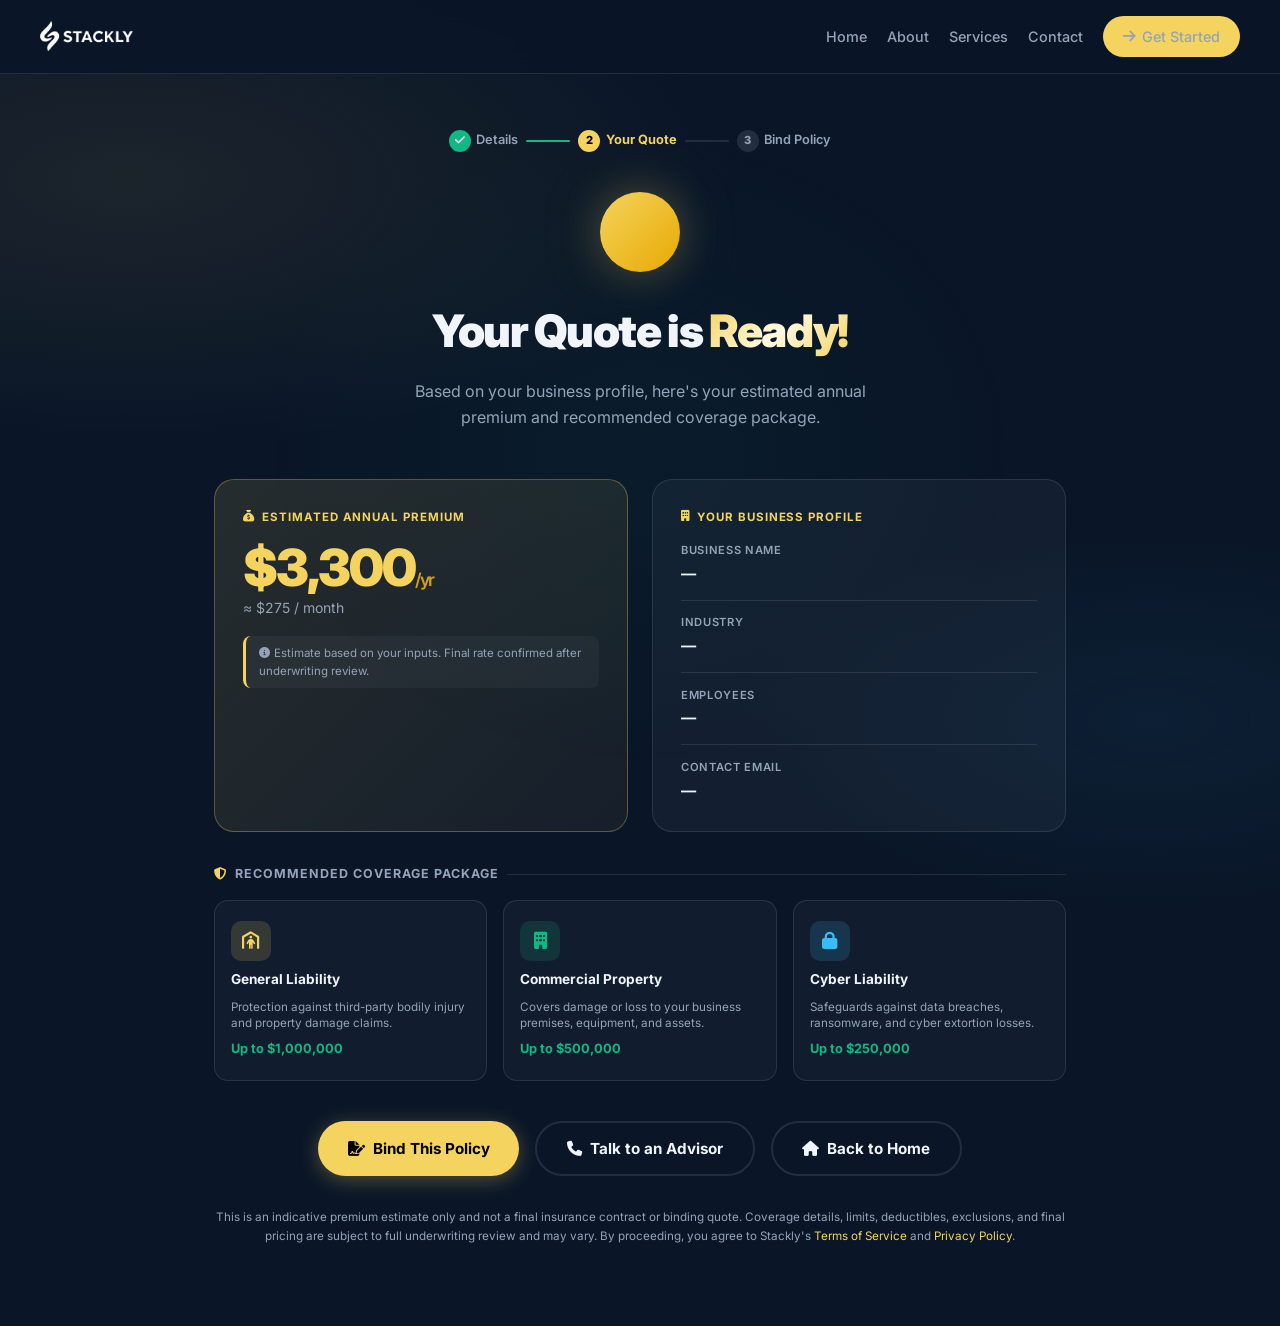
<file: quote-result.html>
<!DOCTYPE html>
<html lang="en">
<head>
  <meta charset="UTF-8" />
  <meta name="viewport" content="width=device-width, initial-scale=1.0" />
  <title>Your Quote is Ready — Stackly Business Insurance</title>
  <meta name="description" content="Your personalized Stackly business insurance quote is ready. Review your estimated premium and coverage details." />
  <link rel="preconnect" href="https://fonts.googleapis.com" />
  <link rel="preconnect" href="https://fonts.gstatic.com" crossorigin />
  <link href="https://fonts.googleapis.com/css2?family=Inter:wght@300;400;500;600;700;800;900&display=swap" rel="stylesheet" />
  <link rel="stylesheet" href="https://cdnjs.cloudflare.com/ajax/libs/font-awesome/6.5.0/css/all.min.css" />
  <style>
    *, *::before, *::after { box-sizing: border-box; margin: 0; padding: 0; }

    :root {
      --gold: #F4D35E;
      --gold-dark: #D4A017;
      --gold-glow: rgba(244, 211, 94, 0.25);
      --navy: #0A1628;
      --navy-2: #0F1F3D;
      --surface: rgba(255,255,255,0.05);
      --border: rgba(255,255,255,0.1);
      --text: #F1F5F9;
      --muted: #94A3B8;
      --emerald: #10B981;
      --blue: #38BDF8;
    }

    html { scroll-behavior: smooth; }

    body {
      font-family: 'Inter', sans-serif;
      background: var(--navy);
      color: var(--text);
      min-height: 100vh;
      overflow-x: hidden;
      line-height: 1.6;
    }

    body::before {
      content: '';
      position: fixed;
      inset: 0;
      background:
        radial-gradient(ellipse 80% 50% at 10% 20%, rgba(244, 211, 94, 0.08) 0%, transparent 60%),
        radial-gradient(ellipse 60% 40% at 90% 80%, rgba(56, 189, 248, 0.06) 0%, transparent 55%),
        radial-gradient(ellipse 50% 60% at 50% 50%, rgba(16, 185, 129, 0.04) 0%, transparent 60%);
      pointer-events: none;
      z-index: 0;
    }

    /* Navbar */
    .navbar {
      position: sticky;
      top: 0;
      z-index: 100;
      display: flex;
      align-items: center;
      justify-content: space-between;
      padding: 1rem 2.5rem;
      background: rgba(10, 22, 40, 0.92);
      backdrop-filter: blur(14px);
      border-bottom: 1px solid var(--border);
    }
    .navbar__logo { display: flex; align-items: center; gap: 0.6rem; text-decoration: none; }
    .navbar__logo img { height: 30px; width: auto; }
    .navbar__links { display: flex; align-items: center; gap: 1.25rem; }
    .navbar__links a { text-decoration: none; color: var(--muted); font-size: 0.9rem; font-weight: 500; transition: color 0.2s; }
    .navbar__links a:hover { color: var(--text); }
    .btn-nav {
      display: inline-flex; align-items: center; gap: 0.4rem;
      background: var(--gold); color: #000; font-weight: 700; font-size: 0.875rem;
      padding: 0.55rem 1.25rem; border-radius: 50px; text-decoration: none;
      transition: transform 0.2s, box-shadow 0.2s;
    }
    .btn-nav:hover { transform: translateY(-1px); box-shadow: 0 4px 16px var(--gold-glow); }

    /* Main */
    .qr-main {
      position: relative; z-index: 1;
      padding: 3.5rem 1.5rem 5rem;
      max-width: 900px; margin: 0 auto;
    }

    /* Steps */
    .qr-steps {
      display: flex; align-items: center; justify-content: center; gap: 0.5rem;
      margin-bottom: 2.5rem; font-size: 0.8rem; color: var(--muted);
      animation: fadeInUp 0.5s ease both;
    }
    .qr-step { display: flex; align-items: center; gap: 0.35rem; font-weight: 600; }
    .qr-step__dot {
      width: 22px; height: 22px; border-radius: 50%;
      display: flex; align-items: center; justify-content: center;
      font-size: 0.7rem; font-weight: 800;
    }
    .qr-step__dot--done  { background: var(--emerald); color: #fff; }
    .qr-step__dot--active{ background: var(--gold); color: #000; }
    .qr-step__dot--future{ background: rgba(255,255,255,0.1); color: var(--muted); }
    .qr-step__line { width: 44px; height: 2px; background: var(--border); border-radius: 2px; }
    .qr-step__line--done { background: var(--emerald); }

    /* Hero */
    .qr-hero { text-align: center; margin-bottom: 3rem; animation: fadeInUp 0.6s ease both; }
    .qr-hero__icon {
      display: inline-flex; align-items: center; justify-content: center;
      width: 80px; height: 80px; border-radius: 50%;
      background: linear-gradient(135deg, var(--gold) 0%, #E8A900 100%);
      box-shadow: 0 0 40px var(--gold-glow), 0 0 80px rgba(244,211,94,0.1);
      margin-bottom: 1.5rem;
      animation: scaleIn 0.5s cubic-bezier(0.175, 0.885, 0.32, 1.275) 0.2s both;
    }
    .qr-hero__icon i { font-size: 2rem; color: #000; }
    .qr-hero__title { font-size: clamp(2rem, 5vw, 2.8rem); font-weight: 900; letter-spacing: -0.03em; margin-bottom: 0.75rem; }
    .qr-hero__title span {
      background: linear-gradient(135deg, var(--gold) 0%, #FFF9E0 50%, var(--gold) 100%);
      -webkit-background-clip: text; -webkit-text-fill-color: transparent; background-clip: text;
    }
    .qr-hero__sub { font-size: 1rem; color: var(--muted); max-width: 520px; margin: 0 auto; }

    /* Cards grid */
    .qr-grid {
      display: grid; grid-template-columns: 1fr 1fr; gap: 1.5rem;
      margin-bottom: 2rem; animation: fadeInUp 0.6s ease 0.15s both;
    }
    @media (max-width: 640px) { .qr-grid { grid-template-columns: 1fr; } }

    .qr-card {
      background: rgba(255,255,255,0.04); border: 1px solid var(--border);
      border-radius: 20px; padding: 1.75rem; backdrop-filter: blur(10px);
      transition: transform 0.25s, box-shadow 0.25s, border-color 0.25s;
    }
    .qr-card:hover { transform: translateY(-3px); box-shadow: 0 12px 40px rgba(0,0,0,0.25); border-color: rgba(244,211,94,0.25); }

    .qr-premium-card {
      background: linear-gradient(135deg, rgba(244,211,94,0.12) 0%, rgba(244,211,94,0.05) 100%);
      border: 1px solid rgba(244,211,94,0.3);
    }
    .qr-premium-card:hover { border-color: rgba(244,211,94,0.5); box-shadow: 0 12px 40px rgba(244,211,94,0.1); }

    .qr-card__label {
      font-size: 0.72rem; font-weight: 700; text-transform: uppercase; letter-spacing: 0.08em;
      color: var(--gold); margin-bottom: 1rem; display: flex; align-items: center; gap: 0.4rem;
    }
    .qr-price { font-size: clamp(2.5rem, 6vw, 3.2rem); font-weight: 900; letter-spacing: -0.04em; line-height: 1; color: var(--gold); margin-bottom: 0.25rem; }
    .qr-price__suffix { font-size: 1.1rem; font-weight: 600; color: #D4A017; }
    .qr-price__monthly { font-size: 0.875rem; color: var(--muted); margin-bottom: 1rem; }
    .qr-price__note {
      font-size: 0.72rem; color: var(--muted); padding: 0.5rem 0.8rem;
      background: rgba(255,255,255,0.04); border-radius: 8px; border-left: 3px solid var(--gold);
    }

    .qr-summary-row { display: flex; flex-direction: column; gap: 0.85rem; }
    .qr-summary-item { display: flex; flex-direction: column; gap: 0.12rem; padding-bottom: 0.85rem; border-bottom: 1px solid var(--border); }
    .qr-summary-item:last-child { border-bottom: none; padding-bottom: 0; }
    .qr-summary-item__key { font-size: 0.7rem; font-weight: 600; text-transform: uppercase; letter-spacing: 0.06em; color: var(--muted); }
    .qr-summary-item__val { font-size: 0.95rem; font-weight: 700; color: var(--text); word-break: break-word; }

    /* Coverage */
    .qr-coverage { animation: fadeInUp 0.6s ease 0.3s both; margin-bottom: 2.5rem; }
    .qr-section-title {
      font-size: 0.78rem; font-weight: 700; text-transform: uppercase; letter-spacing: 0.08em;
      color: var(--muted); margin-bottom: 1rem; display: flex; align-items: center; gap: 0.5rem;
    }
    .qr-section-title::after { content: ''; flex: 1; height: 1px; background: var(--border); }

    .qr-coverage-grid { display: grid; grid-template-columns: repeat(3, 1fr); gap: 1rem; }
    @media (max-width: 600px) { .qr-coverage-grid { grid-template-columns: 1fr; } }

    .qr-coverage-item {
      background: rgba(255,255,255,0.03); border: 1px solid var(--border);
      border-radius: 14px; padding: 1.25rem 1rem; display: flex; flex-direction: column; gap: 0.5rem;
      transition: transform 0.2s, border-color 0.2s;
    }
    .qr-coverage-item:hover { transform: translateY(-2px); border-color: rgba(244,211,94,0.25); }

    .qr-coverage-icon {
      width: 40px; height: 40px; border-radius: 10px;
      display: flex; align-items: center; justify-content: center; font-size: 1.1rem;
    }
    .qr-coverage-icon--gold    { background: rgba(244,211,94,0.15); color: var(--gold); }
    .qr-coverage-icon--emerald { background: rgba(16,185,129,0.15); color: var(--emerald); }
    .qr-coverage-icon--blue    { background: rgba(56,189,248,0.15); color: var(--blue); }

    .qr-coverage-name  { font-size: 0.85rem; font-weight: 700; color: var(--text); }
    .qr-coverage-desc  { font-size: 0.73rem; color: var(--muted); line-height: 1.4; }
    .qr-coverage-limit { font-size: 0.8rem; font-weight: 700; color: var(--emerald); margin-top: auto; }

    /* Actions */
    .qr-actions {
      display: flex; gap: 1rem; justify-content: center; flex-wrap: wrap;
      animation: fadeInUp 0.6s ease 0.45s both;
    }
    .qr-btn {
      display: inline-flex; align-items: center; gap: 0.5rem;
      font-family: 'Inter', sans-serif; font-size: 0.95rem; font-weight: 700;
      padding: 0.85rem 1.85rem; border-radius: 50px; border: none; cursor: pointer;
      text-decoration: none; transition: transform 0.2s, box-shadow 0.2s;
    }
    .qr-btn--primary { background: var(--gold); color: #000; box-shadow: 0 4px 20px rgba(244,211,94,0.3); }
    .qr-btn--primary:hover { transform: translateY(-2px); box-shadow: 0 8px 30px rgba(244,211,94,0.45); }
    .qr-btn--outline { background: transparent; color: var(--text); border: 2px solid var(--border); }
    .qr-btn--outline:hover { border-color: rgba(244,211,94,0.4); color: var(--gold); transform: translateY(-2px); }

    /* Disclaimer */
    .qr-disclaimer {
      text-align: center; font-size: 0.73rem; color: var(--muted);
      margin-top: 2rem; line-height: 1.6; animation: fadeInUp 0.6s ease 0.55s both;
    }

    /* Particle */
    .qr-particle {
      position: fixed; border-radius: 50%; pointer-events: none; z-index: 0;
      animation: floatParticle linear infinite; opacity: 0;
    }
    @keyframes floatParticle {
      0%  { transform: translateY(100vh) scale(0); opacity: 0; }
      10% { opacity: 0.5; }
      90% { opacity: 0.15; }
      100%{ transform: translateY(-20px) scale(1); opacity: 0; }
    }

    @keyframes fadeInUp {
      from { opacity: 0; transform: translateY(24px); }
      to   { opacity: 1; transform: translateY(0); }
    }
    @keyframes scaleIn {
      from { opacity: 0; transform: scale(0.6); }
      to   { opacity: 1; transform: scale(1); }
    }
  </style>
</head>
<body>

  <div id="qr-particles" aria-hidden="true"></div>

  <nav class="navbar" role="navigation" aria-label="Main navigation">
    <a href="index.html" class="navbar__logo" aria-label="Stackly Home">
      <img src="assets/stackly-logo-white.webp" alt="STACKLY" />
    </a>
    <div class="navbar__links">
      <a href="index.html">Home</a>
      <a href="about.html">About</a>
      <a href="services.html">Services</a>
      <a href="contact.html">Contact</a>
      <a href="login.html" class="btn-nav" id="qr-advisor-nav-btn">
        <i class="fa-solid fa-arrow-right" aria-hidden="true"></i> Get Started
      </a>
    </div>
  </nav>

  <main class="qr-main" role="main">

    <!-- Step Progress Indicator -->
    <div class="qr-steps" role="list" aria-label="Quote process steps">
      <div class="qr-step" role="listitem">
        <div class="qr-step__dot qr-step__dot--done" aria-label="Step 1 complete">
          <i class="fa-solid fa-check" aria-hidden="true"></i>
        </div>
        <span>Details</span>
      </div>
      <div class="qr-step__line qr-step__line--done" aria-hidden="true"></div>
      <div class="qr-step" role="listitem">
        <div class="qr-step__dot qr-step__dot--active" aria-label="Step 2 active, current step">2</div>
        <span style="color: var(--gold); font-weight: 700;">Your Quote</span>
      </div>
      <div class="qr-step__line" aria-hidden="true"></div>
      <div class="qr-step" role="listitem">
        <div class="qr-step__dot qr-step__dot--future" aria-label="Step 3 upcoming">3</div>
        <span>Bind Policy</span>
      </div>
    </div>

    <!-- Hero Header -->
    <div class="qr-hero">
      <div class="qr-hero__icon" aria-hidden="true">
        <i class="fa-solid fa-shield-check"></i>
      </div>
      <h1 class="qr-hero__title">Your Quote is <span>Ready!</span></h1>
      <p class="qr-hero__sub">Based on your business profile, here's your estimated annual premium and recommended coverage package.</p>
    </div>

    <!-- Quote Summary Grid -->
    <div class="qr-grid">

      <!-- Estimated Premium -->
      <div class="qr-card qr-premium-card" role="region" aria-label="Estimated premium">
        <div class="qr-card__label">
          <i class="fa-solid fa-sack-dollar" aria-hidden="true"></i>
          Estimated Annual Premium
        </div>
        <div class="qr-price" aria-live="polite">
          $<span id="qr-price-amount">4,200</span><span class="qr-price__suffix">/yr</span>
        </div>
        <p class="qr-price__monthly" id="qr-price-monthly">≈ $350 / month</p>
        <p class="qr-price__note">
          <i class="fa-solid fa-circle-info" aria-hidden="true"></i>
          Estimate based on your inputs. Final rate confirmed after underwriting review.
        </p>
      </div>

      <!-- Business Profile Summary -->
      <div class="qr-card" role="region" aria-label="Business profile summary">
        <div class="qr-card__label">
          <i class="fa-solid fa-building" aria-hidden="true"></i>
          Your Business Profile
        </div>
        <div class="qr-summary-row">
          <div class="qr-summary-item">
            <span class="qr-summary-item__key">Business Name</span>
            <span class="qr-summary-item__val" id="qr-business-name">—</span>
          </div>
          <div class="qr-summary-item">
            <span class="qr-summary-item__key">Industry</span>
            <span class="qr-summary-item__val" id="qr-industry">—</span>
          </div>
          <div class="qr-summary-item">
            <span class="qr-summary-item__key">Employees</span>
            <span class="qr-summary-item__val" id="qr-employees">—</span>
          </div>
          <div class="qr-summary-item">
            <span class="qr-summary-item__key">Contact Email</span>
            <span class="qr-summary-item__val" id="qr-email">—</span>
          </div>
        </div>
      </div>
    </div>

    <!-- Recommended Coverages -->
    <div class="qr-coverage" role="region" aria-label="Recommended coverage package">
      <p class="qr-section-title">
        <i class="fa-solid fa-shield-halved" style="color: var(--gold);" aria-hidden="true"></i>
        Recommended Coverage Package
      </p>
      <div class="qr-coverage-grid">
        <div class="qr-coverage-item">
          <div class="qr-coverage-icon qr-coverage-icon--gold" aria-hidden="true">
            <i class="fa-solid fa-person-shelter"></i>
          </div>
          <div class="qr-coverage-name">General Liability</div>
          <div class="qr-coverage-desc">Protection against third-party bodily injury and property damage claims.</div>
          <div class="qr-coverage-limit">Up to $1,000,000</div>
        </div>
        <div class="qr-coverage-item">
          <div class="qr-coverage-icon qr-coverage-icon--emerald" aria-hidden="true">
            <i class="fa-solid fa-building"></i>
          </div>
          <div class="qr-coverage-name">Commercial Property</div>
          <div class="qr-coverage-desc">Covers damage or loss to your business premises, equipment, and assets.</div>
          <div class="qr-coverage-limit">Up to $500,000</div>
        </div>
        <div class="qr-coverage-item">
          <div class="qr-coverage-icon qr-coverage-icon--blue" aria-hidden="true">
            <i class="fa-solid fa-lock"></i>
          </div>
          <div class="qr-coverage-name">Cyber Liability</div>
          <div class="qr-coverage-desc">Safeguards against data breaches, ransomware, and cyber extortion losses.</div>
          <div class="qr-coverage-limit">Up to $250,000</div>
        </div>
      </div>
    </div>

    <!-- CTA Buttons -->
    <div class="qr-actions">
      <a href="login.html" class="qr-btn qr-btn--primary" id="qr-bind-btn">
        <i class="fa-solid fa-file-signature" aria-hidden="true"></i>
        Bind This Policy
      </a>
      <a href="contact.html" class="qr-btn qr-btn--outline" id="qr-advisor-btn">
        <i class="fa-solid fa-phone" aria-hidden="true"></i>
        Talk to an Advisor
      </a>
      <a href="index.html" class="qr-btn qr-btn--outline" id="qr-home-btn">
        <i class="fa-solid fa-house" aria-hidden="true"></i>
        Back to Home
      </a>
    </div>

    <!-- Fine print -->
    <p class="qr-disclaimer">
      This is an indicative premium estimate only and not a final insurance contract or binding quote.
      Coverage details, limits, deductibles, exclusions, and final pricing are subject to full underwriting review and may vary.
      By proceeding, you agree to Stackly's
      <a href="index.html" style="color: var(--gold); text-decoration: none;">Terms of Service</a> and
      <a href="index.html" style="color: var(--gold); text-decoration: none;">Privacy Policy</a>.
    </p>

  </main>

  <script>
    /* Populate business data from sessionStorage */
    (function () {
      try {
        const data = JSON.parse(sessionStorage.getItem('stackly_quote_data') || '{}');
        const set = (id, val) => { const el = document.getElementById(id); if (el && val) el.textContent = val; };

        set('qr-business-name', data.businessName);
        set('qr-industry', data.industry);
        set('qr-employees', data.employees ? data.employees + ' employees' : null);
        set('qr-email', data.workEmail);

        /* Deterministic premium estimate based on employee count */
        const emp    = Math.max(1, parseInt(data.employees, 10) || 10);
        const annual = 2400 + (emp * 90);
        const monthly = Math.round(annual / 12);
        const fmt    = (n) => n.toLocaleString('en-US');

        const priceEl   = document.getElementById('qr-price-amount');
        const monthlyEl = document.getElementById('qr-price-monthly');
        if (priceEl)   priceEl.textContent   = fmt(annual);
        if (monthlyEl) monthlyEl.textContent  = '≈ $' + fmt(monthly) + ' / month';
      } catch (e) { /* default values remain */ }
    })();

    /* Floating particles */
    (function () {
      const container = document.getElementById('qr-particles');
      if (!container) return;
      const colors = ['rgba(244,211,94,0.45)', 'rgba(255,255,255,0.25)', 'rgba(16,185,129,0.3)'];
      for (let i = 0; i < 18; i++) {
        const p = document.createElement('div');
        p.className = 'qr-particle';
        const size = Math.random() * 6 + 3;
        Object.assign(p.style, {
          width:  size + 'px',
          height: size + 'px',
          left:   Math.random() * 100 + '%',
          background: colors[i % colors.length],
          animationDuration: (Math.random() * 8 + 7) + 's',
          animationDelay:    (Math.random() * 5)     + 's'
        });
        container.appendChild(p);
      }
    })();
  </script>
</body>
</html>
</file>
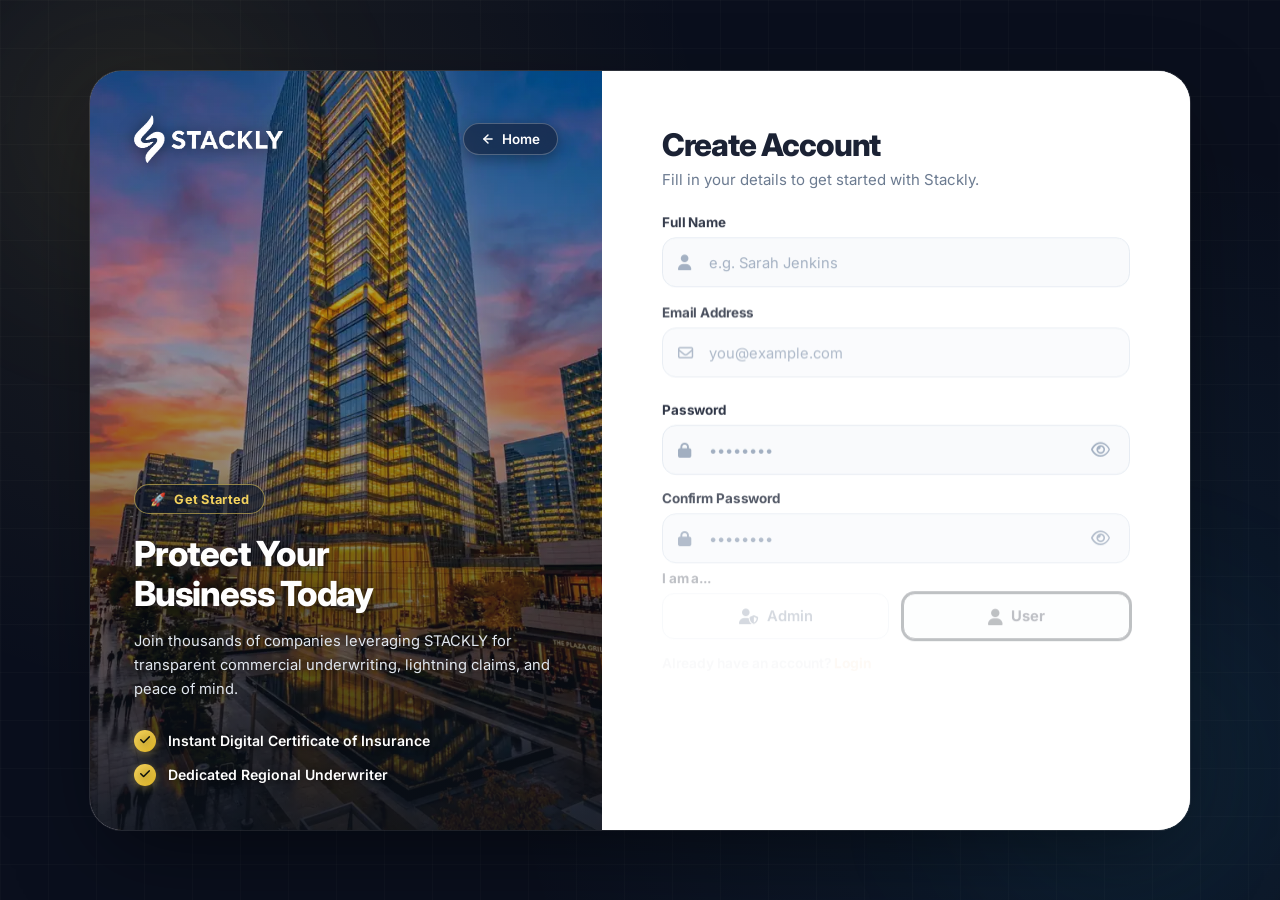
<file: signup.html>
<!DOCTYPE html>
<html lang="en">
<head>
  <meta charset="UTF-8" />
  <meta name="viewport" content="width=device-width, initial-scale=1.0" />
  <title>Sign Up — Stackly Commercial Insurance</title>
  <meta name="description" content="Create your Stackly account. Join thousands of businesses with tailored commercial insurance coverage and real-time underwriting." />
  <link rel="preconnect" href="https://fonts.googleapis.com" />
  <link rel="preconnect" href="https://fonts.gstatic.com" crossorigin />
  <link href="https://fonts.googleapis.com/css2?family=Inter:wght@300;400;500;600;700;800;900&display=swap" rel="stylesheet" />
  <link rel="stylesheet" href="https://cdnjs.cloudflare.com/ajax/libs/font-awesome/6.5.0/css/all.min.css" />
  <link rel="stylesheet" href="auth.css" />
</head>
<body class="auth-split-body">

  <!-- Ambient Animated Figma Canvas Glows -->
  <div class="auth-ambient-glow auth-ambient-glow--1"></div>
  <div class="auth-ambient-glow auth-ambient-glow--2"></div>

  <div class="auth-split-card" id="authSplitCard">
    
    <!-- ─── LEFT COLUMN: VIBRANT CORPORATE PLAZA BANNER ─── -->
    <div class="auth-split-visual">
      <img
        src="assets/auth-signup-vibrant.webp"
        alt="Bright modern corporate glass architectural tower with sunset twilight sky and plaza reflection"
        class="auth-split-visual__bg"
      />
      <div class="auth-split-visual__overlay"></div>

      <!-- Top Row: Stackly Logo & Back to Home -->
      <div class="auth-split-visual__top">
        <a href="index.html" class="auth-split-visual__logo-link" aria-label="Stackly Home">
          <img src="assets/stackly-logo-white.webp" alt="STACKLY" class="auth-split-visual__logo-img" />
        </a>
        <a href="index.html" class="auth-split-visual__home-btn" id="backToHomeBtn">
          <svg width="14" height="14" viewBox="0 0 24 24" fill="none" stroke="currentColor" stroke-width="2.5" stroke-linecap="round" stroke-linejoin="round">
            <line x1="19" y1="12" x2="5" y2="12"></line>
            <polyline points="12 19 5 12 12 5"></polyline>
          </svg>
          <span>Home</span>
        </a>
      </div>

      <!-- Main Visual Content -->
      <div class="auth-split-visual__body">
        <div class="auth-split-pill">
          <span>🚀</span>
          <span>Get Started</span>
        </div>
        <h2 class="auth-split-visual__title">
          Protect Your<br>Business Today
        </h2>
        <p class="auth-split-visual__desc">
          Join thousands of companies leveraging STACKLY for transparent commercial underwriting, lightning claims, and peace of mind.
        </p>
        <ul class="auth-split-features">
          <li class="auth-split-feature">
            <span class="auth-split-feature__icon"><i class="fa-solid fa-check"></i></span>
            <span>Instant Digital Certificate of Insurance</span>
          </li>
          <li class="auth-split-feature">
            <span class="auth-split-feature__icon"><i class="fa-solid fa-check"></i></span>
            <span>Dedicated Regional Underwriter</span>
          </li>
        </ul>
      </div>
    </div>

    <!-- ─── RIGHT COLUMN: SIGNUP FORM ─── -->
    <div class="auth-split-form-wrap">
      <div class="auth-form-header">
        <h1 class="auth-form-title" id="formTitle">Create Account</h1>
        <p class="auth-form-subtitle" id="formSubtitle">Fill in your details to get started with Stackly.</p>
      </div>

      <!-- Alert Notification -->
      <div class="auth-alert-box" id="authAlert" role="alert"></div>

      <form id="signupForm" novalidate>
        <input type="hidden" id="selectedRole" name="role" value="user" />

        <!-- Full Name -->
        <div class="auth-form-group">
          <label for="signupName" class="auth-label">Full Name</label>
          <div class="auth-input-box">
            <i class="fa-solid fa-user auth-input-icon"></i>
            <input
              type="text"
              id="signupName"
              name="name"
              class="auth-text-input"
              placeholder="e.g. Sarah Jenkins"
              required
              autocomplete="name"
            />
          </div>
        </div>

        <!-- Email Address -->
        <div class="auth-form-group">
          <label for="signupEmail" class="auth-label">Email Address</label>
          <div class="auth-input-box">
            <i class="fa-regular fa-envelope auth-input-icon"></i>
            <input
              type="email"
              id="signupEmail"
              name="email"
              class="auth-text-input"
              placeholder="you@example.com"
              required
              autocomplete="email"
            />
          </div>
        </div>

        <!-- Password -->
        <div class="auth-form-group">
          <label for="signupPassword" class="auth-label">Password</label>
          <div class="auth-input-box">
            <i class="fa-solid fa-lock auth-input-icon"></i>
            <input
              type="password"
              id="signupPassword"
              name="password"
              class="auth-text-input"
              placeholder="••••••••"
              required
              autocomplete="new-password"
            />
            <button type="button" class="auth-eye-btn" id="togglePasswordBtn1" aria-label="Toggle password visibility">
              <i class="fa-regular fa-eye" id="toggleEyeIcon1"></i>
            </button>
          </div>
        </div>

        <!-- Confirm Password -->
        <div class="auth-form-group">
          <label for="signupConfirmPassword" class="auth-label">Confirm Password</label>
          <div class="auth-input-box">
            <i class="fa-solid fa-lock auth-input-icon"></i>
            <input
              type="password"
              id="signupConfirmPassword"
              name="confirm_password"
              class="auth-text-input"
              placeholder="••••••••"
              required
              autocomplete="new-password"
            />
            <button type="button" class="auth-eye-btn" id="togglePasswordBtn2" aria-label="Toggle confirm password visibility">
              <i class="fa-regular fa-eye" id="toggleEyeIcon2"></i>
            </button>
          </div>
        </div>

        <!-- Role Selector: I am a... (Admin vs User) -->
        <div class="auth-role-section">
          <label class="auth-label">I am a...</label>
          <div class="auth-role-grid" role="tablist">
            <button type="button" class="auth-role-card-btn" id="roleAdminBtn" role="tab" aria-selected="false" data-role="admin">
              <i class="fa-solid fa-user-shield"></i>
              <span>Admin</span>
            </button>
            <button type="button" class="auth-role-card-btn active" id="roleUserBtn" role="tab" aria-selected="true" data-role="user">
              <i class="fa-solid fa-user"></i>
              <span>User</span>
            </button>
          </div>
        </div>

        <!-- Helper Row: Already have account & Login Link -->
        <div class="auth-meta-helper">
          <span class="auth-meta-right">
            Already have an account? <a href="login.html" class="auth-gold-link">Login</a>
          </span>
        </div>

        <!-- Submit Button -->
        <button type="submit" class="auth-main-btn" id="signupSubmitBtn">
          <span>Create Account</span>
          <svg width="18" height="18" viewBox="0 0 24 24" fill="none" stroke="currentColor" stroke-width="2.5" stroke-linecap="round" stroke-linejoin="round">
            <line x1="5" y1="12" x2="19" y2="12"></line>
            <polyline points="12 5 19 12 12 19"></polyline>
          </svg>
        </button>
      </form>
    </div>

  </div>

  <!-- Scripts: GSAP for Gravity Physics Animations -->
  <script src="https://cdnjs.cloudflare.com/ajax/libs/gsap/3.12.5/gsap.min.js"></script>
  <script>
    // ═══ GSAP GRAVITY FORM ANIMATION ═══
    function initAuthGravityAnimation() {
      if (typeof gsap === 'undefined') return;

      const card = document.getElementById('authSplitCard');
      const visualBody = document.querySelector('.auth-split-visual__body');
      const formHeader = document.querySelector('.auth-form-header');
      const formGroups = document.querySelectorAll('.auth-form-group');
      const roleSection = document.querySelector('.auth-role-section');
      const metaHelper = document.querySelector('.auth-meta-helper');
      const submitBtn = document.querySelector('.auth-main-btn');

      // 1. Initial Gravitational Drop of Split Card
      const gravityTL = gsap.timeline();

      gravityTL.fromTo(card,
        { y: -120, opacity: 0, scaleY: 0.9, scaleX: 1.04 },
        { y: 0, opacity: 1, scaleY: 1, scaleX: 1, duration: 1.1, ease: 'bounce.out' }
      );

      // Left visual body slides into place
      if (visualBody) {
        gravityTL.fromTo(visualBody,
          { opacity: 0, y: 25 },
          { opacity: 1, y: 0, duration: 0.7, ease: 'power2.out' },
          "-=0.6"
        );
      }

      // Cascading staggered gravity drop of form children
      const formItems = [formHeader, ...formGroups, roleSection, metaHelper, submitBtn].filter(Boolean);
      gravityTL.fromTo(formItems,
        { y: -30, opacity: 0 },
        { y: 0, opacity: 1, duration: 0.6, stagger: 0.07, ease: 'bounce.out' },
        "-=0.5"
      );

      // 2. Gravitational Magnetic Pull on Submit Button
      if (submitBtn) {
        submitBtn.addEventListener('mousemove', (e) => {
          const rect = submitBtn.getBoundingClientRect();
          const x = e.clientX - rect.left - rect.width / 2;
          const y = e.clientY - rect.top - rect.height / 2;
          gsap.to(submitBtn, {
            x: x * 0.35,
            y: y * 0.4,
            duration: 0.25,
            ease: 'power2.out'
          });
        });

        submitBtn.addEventListener('mouseleave', () => {
          gsap.to(submitBtn, {
            x: 0,
            y: 0,
            duration: 0.7,
            ease: 'elastic.out(1.2, 0.4)'
          });
        });
      }

      // 3. Anti-Gravity Float on Input Focus
      const inputs = document.querySelectorAll('.auth-text-input');
      inputs.forEach(input => {
        const parent = input.closest('.auth-form-group');
        if (!parent) return;

        input.addEventListener('focus', () => {
          parent.classList.add('anti-gravity-floating');
          gsap.to(parent, {
            y: -5,
            scale: 1.015,
            duration: 0.3,
            ease: 'power2.out'
          });
        });

        input.addEventListener('blur', () => {
          parent.classList.remove('anti-gravity-floating');
          gsap.to(parent, {
            y: 0,
            scale: 1,
            duration: 0.5,
            ease: 'elastic.out(1, 0.5)'
          });
        });
      });
    }

    // 4. Gravity Particles Burst on Form Submission
    function triggerGravityParticles(originEl) {
      const container = document.createElement('div');
      container.className = 'gravity-particles-container';
      document.body.appendChild(container);

      const rect = originEl.getBoundingClientRect();
      const originX = rect.left + rect.width / 2;
      const originY = rect.top + rect.height / 2;

      const colors = ['#F4D35E', '#DEB528', '#FFFFFF', '#38BDF8', '#10B981'];
      const particleCount = 28;

      for (let i = 0; i < particleCount; i++) {
        const p = document.createElement('div');
        p.className = 'gravity-particle';
        const size = Math.random() * 8 + 4;
        p.style.width = size + 'px';
        p.style.height = size + 'px';
        p.style.backgroundColor = colors[Math.floor(Math.random() * colors.length)];
        p.style.boxShadow = `0 0 8px ${p.style.backgroundColor}`;
        p.style.left = originX + 'px';
        p.style.top = originY + 'px';
        container.appendChild(p);

        const angle = (Math.PI * 2 * i) / particleCount + (Math.random() - 0.5);
        const velocity = Math.random() * 160 + 90;
        const peakX = originX + Math.cos(angle) * velocity;
        const peakY = originY - (Math.random() * 140 + 80);
        const gravityDropY = peakY + (Math.random() * 450 + 250);

        gsap.to(p, {
          x: peakX - originX,
          y: peakY - originY,
          duration: 0.45,
          ease: 'power2.out',
          onComplete: () => {
            gsap.to(p, {
              y: gravityDropY - originY,
              opacity: 0,
              duration: 0.75 + Math.random() * 0.4,
              ease: 'power2.in',
              onComplete: () => p.remove()
            });
          }
        });
      }

      setTimeout(() => container.remove(), 1600);
    }

    // ═══ ROLE TOGGLE (ADMIN VS USER) ═══
    const roleAdminBtn = document.getElementById('roleAdminBtn');
    const roleUserBtn = document.getElementById('roleUserBtn');
    const selectedRoleInput = document.getElementById('selectedRole');
    const formSubtitle = document.getElementById('formSubtitle');
    const signupSubmitBtn = document.getElementById('signupSubmitBtn');

    function setRole(role) {
      if (role === 'admin') {
        roleAdminBtn.classList.add('active');
        roleAdminBtn.setAttribute('aria-selected', 'true');
        roleUserBtn.classList.remove('active');
        roleUserBtn.setAttribute('aria-selected', 'false');
        selectedRoleInput.value = 'admin';
        formSubtitle.textContent = 'Request an administrative underwriting access account.';
        signupSubmitBtn.querySelector('span').textContent = 'Request Admin Account';
      } else {
        roleUserBtn.classList.add('active');
        roleUserBtn.setAttribute('aria-selected', 'true');
        roleAdminBtn.classList.remove('active');
        roleAdminBtn.setAttribute('aria-selected', 'false');
        selectedRoleInput.value = 'user';
        formSubtitle.textContent = 'Fill in your details to get started with Stackly.';
        signupSubmitBtn.querySelector('span').textContent = 'Create Account';
      }
    }

    roleAdminBtn.addEventListener('click', () => setRole('admin'));
    roleUserBtn.addEventListener('click', () => setRole('user'));

    // ═══ PASSWORD VISIBILITY TOGGLES ═══
    const togglePasswordBtn1 = document.getElementById('togglePasswordBtn1');
    const signupPassword = document.getElementById('signupPassword');
    const toggleEyeIcon1 = document.getElementById('toggleEyeIcon1');

    togglePasswordBtn1.addEventListener('click', () => {
      const isPassword = signupPassword.type === 'password';
      signupPassword.type = isPassword ? 'text' : 'password';
      toggleEyeIcon1.className = isPassword ? 'fa-regular fa-eye-slash' : 'fa-regular fa-eye';
    });

    const togglePasswordBtn2 = document.getElementById('togglePasswordBtn2');
    const signupConfirmPassword = document.getElementById('signupConfirmPassword');
    const toggleEyeIcon2 = document.getElementById('toggleEyeIcon2');

    togglePasswordBtn2.addEventListener('click', () => {
      const isPassword = signupConfirmPassword.type === 'password';
      signupConfirmPassword.type = isPassword ? 'text' : 'password';
      toggleEyeIcon2.className = isPassword ? 'fa-regular fa-eye-slash' : 'fa-regular fa-eye';
    });

    // ═══ FORM SUBMISSION ═══
    const signupForm = document.getElementById('signupForm');
    const authAlert = document.getElementById('authAlert');
    const signupName = document.getElementById('signupName');
    const signupEmail = document.getElementById('signupEmail');

    function showAlert(msg, isSuccess = false) {
      authAlert.textContent = msg;
      authAlert.className = `auth-alert-box show ${isSuccess ? 'auth-alert-box--success' : 'auth-alert-box--error'}`;
      setTimeout(() => {
        authAlert.classList.remove('show');
      }, 4500);
    }

    signupForm.addEventListener('submit', (e) => {
      e.preventDefault();
      const name = signupName.value.trim();
      const email = signupEmail.value.trim();
      const pass1 = signupPassword.value.trim();
      const pass2 = signupConfirmPassword.value.trim();
      const role = selectedRoleInput.value;

      if (!name) {
        showAlert('Please enter your full name.');
        signupName.focus();
        return;
      }
      if (!email) {
        showAlert('Please enter your email address.');
        signupEmail.focus();
        return;
      }
      if (!pass1) {
        showAlert('Please enter a password.');
        signupPassword.focus();
        return;
      }
      if (pass1.length < 6) {
        showAlert('Password must be at least 6 characters long.');
        signupPassword.focus();
        return;
      }
      if (pass1 !== pass2) {
        showAlert('Passwords do not match. Please re-enter your password.');
        signupConfirmPassword.focus();
        return;
      }

      signupSubmitBtn.disabled = true;
      signupSubmitBtn.querySelector('span').textContent = 'Creating Account...';
      triggerGravityParticles(signupSubmitBtn);

      try {
        localStorage.setItem('stackly_user_name', name);
        localStorage.setItem('stackly_user_email', email);
      } catch (err) {
        console.warn('LocalStorage access blocked', err);
      }

      setTimeout(() => {
        showAlert(`Congratulations ${name}! Your ${role.toUpperCase()} account has been created. Redirecting to Login page...`, true);
        setTimeout(() => {
          window.location.href = `login.html?registered=true&role=${encodeURIComponent(role)}&name=${encodeURIComponent(name)}`;
        }, 1100);
      }, 700);
    });

    // ═══ INITIALIZE ON LOAD ═══
    window.addEventListener('DOMContentLoaded', () => {
      initAuthGravityAnimation();
    });
  </script>
</body>
</html>
</file>
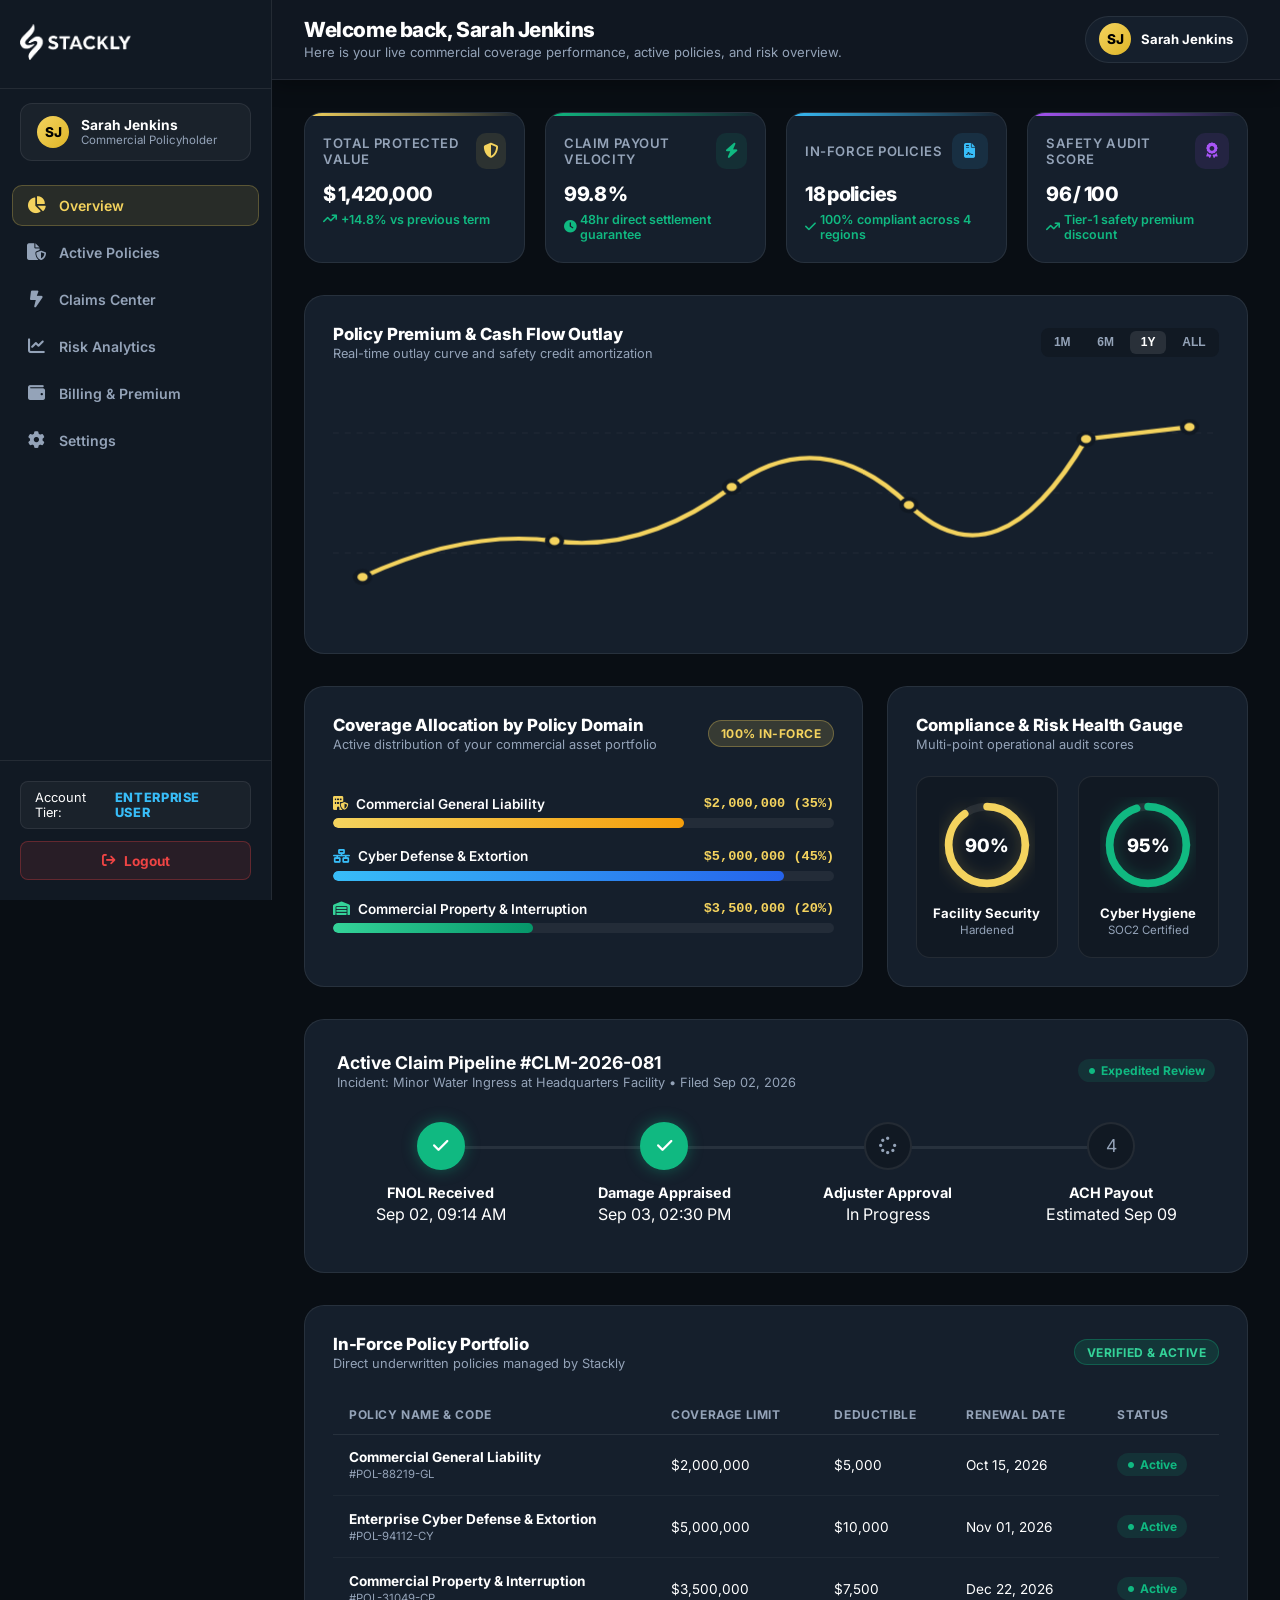
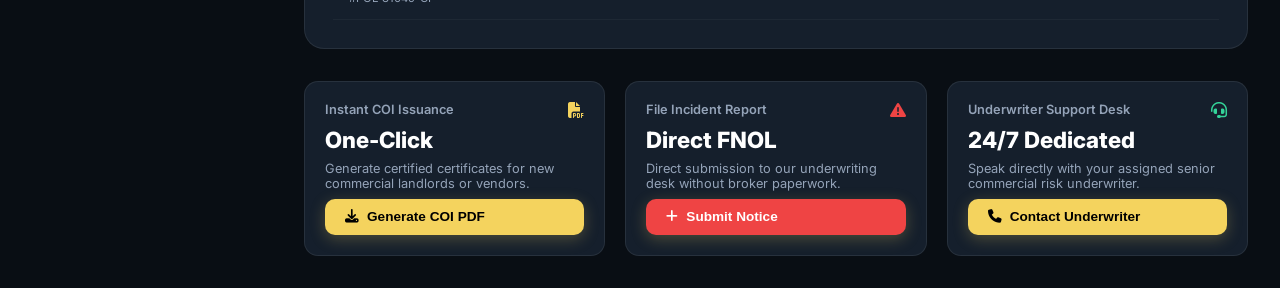
<file: user-dashboard.html>
<!DOCTYPE html>
<html lang="en">
<head>
  <meta charset="UTF-8" />
  <meta name="viewport" content="width=device-width, initial-scale=1.0" />
  <title>User Dashboard — Stackly Policyholder Portal</title>
  <meta name="description" content="Stackly Commercial Policyholder Dashboard. Manage in-force policies, file and track claims, review enterprise risk scores, and process premium payments." />
  <link rel="preconnect" href="https://fonts.googleapis.com" />
  <link rel="preconnect" href="https://fonts.gstatic.com" crossorigin />
  <link href="https://fonts.googleapis.com/css2?family=Inter:wght@300;400;500;600;700;800;900&display=swap" rel="stylesheet" />
  <link rel="stylesheet" href="https://cdnjs.cloudflare.com/ajax/libs/font-awesome/6.5.0/css/all.min.css" />
  <link rel="stylesheet" href="dashboard.css" />
</head>
<body class="dash-body">

  <!-- Sidebar Backdrop Overlay -->
  <div class="dash-sidebar-overlay" id="dashSidebarOverlay" aria-hidden="true"></div>

  <!-- ═══════════════════════════════════════════
       USER SIDEBAR NAVIGATION
  ═══════════════════════════════════════════ -->
  <aside class="dash-sidebar" id="dashSidebar">
    <div class="dash-sidebar__brand">
      <a href="user-dashboard.html" aria-label="Stackly Dashboard">
        <img src="assets/stackly-logo-white.webp" alt="STACKLY" class="dash-sidebar__logo" />
      </a>
      <button class="dash-sidebar-close" id="dashSidebarClose" aria-label="Close sidebar">
        <i class="fa-solid fa-xmark"></i>
      </button>
    </div>

    <!-- Policyholder User Profile Card -->
    <div class="dash-sidebar__user-card" id="sidebarUserCard">
      <div class="dash-user-avatar" id="sidebarUserAvatar">SJ</div>
      <div class="dash-sidebar__user-details">
        <strong id="sidebarUserName">Sarah Jenkins</strong>
        <span id="sidebarUserRoleText">Commercial Policyholder</span>
      </div>
    </div>

    <!-- 6 Navigation Tabs -->
    <nav class="dash-sidebar__nav" id="sidebarNav">
      <a href="#overview" class="dash-nav-item active" data-tab="overview">
        <i class="fa-solid fa-chart-pie"></i>
        <span>Overview</span>
      </a>
      <a href="#policies" class="dash-nav-item" data-tab="policies">
        <i class="fa-solid fa-file-shield"></i>
        <span>Active Policies</span>
      </a>
      <a href="#claims" class="dash-nav-item" data-tab="claims">
        <i class="fa-solid fa-bolt-lightning"></i>
        <span>Claims Center</span>
      </a>
      <a href="#analytics" class="dash-nav-item" data-tab="analytics">
        <i class="fa-solid fa-chart-line"></i>
        <span>Risk Analytics</span>
      </a>
      <a href="#billing" class="dash-nav-item" data-tab="billing">
        <i class="fa-solid fa-wallet"></i>
        <span>Billing &amp; Premium</span>
      </a>
      <a href="#settings" class="dash-nav-item" data-tab="settings">
        <i class="fa-solid fa-gear"></i>
        <span>Settings</span>
      </a>
    </nav>

    <div class="dash-sidebar__footer">
      <div class="dash-role-badge-pill">
        <span>Account Tier:</span>
        <span class="role-tag" style="color:#38BDF8;">ENTERPRISE USER</span>
      </div>
      <a href="login.html" class="dash-logout-link" id="sidebarLogoutBtn">
        <i class="fa-solid fa-arrow-right-from-bracket"></i>
        <span>Logout</span>
      </a>
    </div>
  </aside>

  <!-- ═══════════════════════════════════════════
       MAIN USER DASHBOARD WORKSPACE
  ═══════════════════════════════════════════ -->
  <main class="dash-main">
    
    <!-- Top Dashboard Header -->
    <header class="dash-header">
      <div class="dash-header__left">
        <button class="dash-sidebar-toggle" id="dashSidebarToggle" aria-label="Toggle Navigation Menu">
          <i class="fa-solid fa-bars"></i>
        </button>
        <!-- Mobile-only: Logo + Role badge (links back to dashboard) -->
        <a href="user-dashboard.html" class="dash-header__mobile-brand" aria-label="Stackly User Dashboard">
          <img src="assets/stackly-logo-white.webp" alt="STACKLY" class="dash-header__mobile-logo" />
          <span class="dash-header__mobile-role dash-header__mobile-role--user">USER</span>
        </a>
        <!-- Desktop: Welcome heading -->
        <div class="dash-header__welcome">
          <h1 id="dashWelcomeHeading">Welcome back, Sarah Jenkins</h1>
          <p id="dashWelcomeSub">Here is your live commercial coverage performance, active policies, and risk overview.</p>
        </div>
      </div>

      <div class="dash-header__actions">
        <div class="dash-user-profile">
          <div class="dash-user-avatar" id="userAvatar">SJ</div>
          <div class="dash-user-info">
            <span id="userName">Sarah Jenkins</span>
          </div>
        </div>
      </div>
    </header>

    <!-- Dashboard Container -->
    <div class="dash-container">
      
      <!-- ═══════════════════════════════════════════
           TAB 1: OVERVIEW (6 COMPLETE SECTIONS)
      ═══════════════════════════════════════════ -->
      <section class="dash-view-content active" id="view-overview">
        
        <!-- SECTION 1: Top 4 KPI Count Up Metric Cards -->
        <div class="dash-stats-grid" aria-label="Key Performance Metrics">
          <article class="dash-stat-card">
            <div class="dash-stat-top">
              <span class="dash-stat-label">Total Protected Value</span>
              <div class="dash-stat-icon"><i class="fa-solid fa-shield-halved"></i></div>
            </div>
            <div class="dash-stat-value">
              <span>$</span><span class="count-up" data-target="1420000" data-format="currency">0</span>
            </div>
            <div class="dash-stat-trend up">
              <i class="fa-solid fa-arrow-trend-up"></i>
              <span>+14.8% vs previous term</span>
            </div>
          </article>

          <article class="dash-stat-card dash-stat-card--emerald">
            <div class="dash-stat-top">
              <span class="dash-stat-label">Claim Payout Velocity</span>
              <div class="dash-stat-icon"><i class="fa-solid fa-bolt"></i></div>
            </div>
            <div class="dash-stat-value">
              <span class="count-up" data-target="99.8" data-decimals="1">0</span><span>%</span>
            </div>
            <div class="dash-stat-trend up">
              <i class="fa-solid fa-clock"></i>
              <span>48hr direct settlement guarantee</span>
            </div>
          </article>

          <article class="dash-stat-card dash-stat-card--blue">
            <div class="dash-stat-top">
              <span class="dash-stat-label">In-Force Policies</span>
              <div class="dash-stat-icon"><i class="fa-solid fa-file-contract"></i></div>
            </div>
            <div class="dash-stat-value">
              <span class="count-up" data-target="18">0</span><span> policies</span>
            </div>
            <div class="dash-stat-trend up">
              <i class="fa-solid fa-check"></i>
              <span>100% compliant across 4 regions</span>
            </div>
          </article>

          <article class="dash-stat-card dash-stat-card--purple">
            <div class="dash-stat-top">
              <span class="dash-stat-label">Safety Audit Score</span>
              <div class="dash-stat-icon"><i class="fa-solid fa-award"></i></div>
            </div>
            <div class="dash-stat-value">
              <span class="count-up" data-target="96" data-decimals="0">0</span><span> / 100</span>
            </div>
            <div class="dash-stat-trend up">
              <i class="fa-solid fa-arrow-trend-up"></i>
              <span>Tier-1 safety premium discount</span>
            </div>
          </article>
        </div>

        <!-- SECTION 2: Interactive Policy Trajectory Line Chart -->
        <article class="dash-chart-card">
          <div class="dash-card-head">
            <div>
              <h2 class="dash-card-title">Policy Premium &amp; Cash Flow Outlay</h2>
              <p class="dash-card-subtitle">Real-time outlay curve and safety credit amortization</p>
            </div>
            <div class="dash-filter-pills">
              <button type="button" class="dash-filter-btn" data-period="1M">1M</button>
              <button type="button" class="dash-filter-btn" data-period="6M">6M</button>
              <button type="button" class="dash-filter-btn active" data-period="1Y">1Y</button>
              <button type="button" class="dash-filter-btn" data-period="ALL">ALL</button>
            </div>
          </div>
          <div class="dash-line-chart-wrap">
            <svg class="dash-svg-line-chart" viewBox="0 0 600 200" preserveAspectRatio="none">
              <defs>
                <linearGradient id="userChartGoldGrad" x1="0" y1="0" x2="0" y2="1">
                  <stop offset="0%" stop-color="#F4D35E" stop-opacity="0.45" />
                  <stop offset="100%" stop-color="#F4D35E" stop-opacity="0" />
                </linearGradient>
              </defs>
              <line x1="0" y1="40" x2="600" y2="40" class="chart-grid-line" />
              <line x1="0" y1="90" x2="600" y2="90" class="chart-grid-line" />
              <line x1="0" y1="140" x2="600" y2="140" class="chart-grid-line" />
              <path class="chart-area-path" d="M 20 160 Q 90 120 150 130 T 270 85 T 390 100 T 510 45 L 580 35 L 580 190 L 20 190 Z" fill="url(#userChartGoldGrad)"></path>
              <path class="chart-line-path" d="M 20 160 Q 90 120 150 130 T 270 85 T 390 100 T 510 45 L 580 35"></path>
              <circle cx="20" cy="160" class="chart-data-point" />
              <circle cx="150" cy="130" class="chart-data-point" />
              <circle cx="270" cy="85" class="chart-data-point" />
              <circle cx="390" cy="100" class="chart-data-point" />
              <circle cx="510" cy="45" class="chart-data-point" />
              <circle cx="580" cy="35" class="chart-data-point" />
            </svg>
          </div>
        </article>

        <!-- SECTION 3: Coverage Distribution & Circular Progress Rings -->
        <div class="dash-charts-grid">
          <article class="dash-chart-card">
            <div class="dash-card-head">
              <div>
                <h2 class="dash-card-title">Coverage Allocation by Policy Domain</h2>
                <p class="dash-card-subtitle">Active distribution of your commercial asset portfolio</p>
              </div>
              <span class="dash-badge dash-badge--gold">100% In-Force</span>
            </div>
            <div class="dash-barchart-container">
              <div class="dash-barchart-row">
                <div class="dash-barchart-meta">
                  <span class="dash-barchart-name"><i class="fa-solid fa-building-shield" style="color:var(--dash-gold);"></i> Commercial General Liability</span>
                  <span class="dash-barchart-val">$2,000,000 (35%)</span>
                </div>
                <div class="dash-barchart-track">
                  <div class="dash-barchart-fill" style="width: 70%;"></div>
                </div>
              </div>
              <div class="dash-barchart-row">
                <div class="dash-barchart-meta">
                  <span class="dash-barchart-name"><i class="fa-solid fa-network-wired" style="color:#38BDF8;"></i> Cyber Defense &amp; Extortion</span>
                  <span class="dash-barchart-val">$5,000,000 (45%)</span>
                </div>
                <div class="dash-barchart-track">
                  <div class="dash-barchart-fill dash-barchart-fill--blue" style="width: 90%;"></div>
                </div>
              </div>
              <div class="dash-barchart-row">
                <div class="dash-barchart-meta">
                  <span class="dash-barchart-name"><i class="fa-solid fa-warehouse" style="color:#34D399;"></i> Commercial Property &amp; Interruption</span>
                  <span class="dash-barchart-val">$3,500,000 (20%)</span>
                </div>
                <div class="dash-barchart-track">
                  <div class="dash-barchart-fill dash-barchart-fill--emerald" style="width: 40%;"></div>
                </div>
              </div>
            </div>
          </article>

          <article class="dash-chart-card">
            <div class="dash-card-head">
              <div>
                <h2 class="dash-card-title">Compliance &amp; Risk Health Gauge</h2>
                <p class="dash-card-subtitle">Multi-point operational audit scores</p>
              </div>
            </div>
            <div class="dash-rings-grid">
              <div class="dash-ring-box">
                <div class="dash-ring-svg-wrap">
                  <svg viewBox="0 0 100 100" class="dash-ring-svg">
                    <circle cx="50" cy="50" r="40" class="ring-bg" />
                    <circle cx="50" cy="50" r="40" class="ring-fill ring-gold" style="stroke-dasharray: 251.2; stroke-dashoffset: 25.1;" />
                  </svg>
                  <span class="dash-ring-center">90%</span>
                </div>
                <span class="dash-ring-title">Facility Security</span>
                <span class="dash-ring-desc">Hardened</span>
              </div>
              <div class="dash-ring-box">
                <div class="dash-ring-svg-wrap">
                  <svg viewBox="0 0 100 100" class="dash-ring-svg">
                    <circle cx="50" cy="50" r="40" class="ring-bg" />
                    <circle cx="50" cy="50" r="40" class="ring-fill ring-emerald" style="stroke-dasharray: 251.2; stroke-dashoffset: 12.5;" />
                  </svg>
                  <span class="dash-ring-center">95%</span>
                </div>
                <span class="dash-ring-title">Cyber Hygiene</span>
                <span class="dash-ring-desc">SOC2 Certified</span>
              </div>
            </div>
          </article>
        </div>

        <!-- SECTION 4: Live Claims Pipeline & Resolution Stepper -->
        <article class="dash-pipeline-card">
          <div class="dash-card-head">
            <div>
              <strong style="font-size: 1.1rem; color:#FFFFFF;">Active Claim Pipeline #CLM-2026-081</strong>
              <p class="dash-card-subtitle">Incident: Minor Water Ingress at Headquarters Facility • Filed Sep 02, 2026</p>
            </div>
            <span class="dash-status-pill active"><i class="fa-solid fa-circle" style="font-size: 6px;"></i> Expedited Review</span>
          </div>
          <div class="dash-pipeline-steps">
            <div class="dash-pipeline-step completed">
              <div class="dash-pipeline-dot"><i class="fa-solid fa-check"></i></div>
              <span class="dash-pipeline-label">FNOL Received</span>
              <span class="dash-pipeline-time">Sep 02, 09:14 AM</span>
            </div>
            <div class="dash-pipeline-step completed">
              <div class="dash-pipeline-dot"><i class="fa-solid fa-check"></i></div>
              <span class="dash-pipeline-label">Damage Appraised</span>
              <span class="dash-pipeline-time">Sep 03, 02:30 PM</span>
            </div>
            <div class="dash-pipeline-step current">
              <div class="dash-pipeline-dot"><i class="fa-solid fa-spinner fa-spin"></i></div>
              <span class="dash-pipeline-label">Adjuster Approval</span>
              <span class="dash-pipeline-time">In Progress</span>
            </div>
            <div class="dash-pipeline-step">
              <div class="dash-pipeline-dot">4</div>
              <span class="dash-pipeline-label">ACH Payout</span>
              <span class="dash-pipeline-time">Estimated Sep 09</span>
            </div>
          </div>
        </article>

        <!-- SECTION 5: Recent Policy Portfolio Table -->
        <article class="dash-table-card">
          <div class="dash-card-head">
            <div>
              <h2 class="dash-card-title">In-Force Policy Portfolio</h2>
              <p class="dash-card-subtitle">Direct underwritten policies managed by Stackly</p>
            </div>
            <span class="dash-badge dash-badge--emerald">Verified &amp; Active</span>
          </div>
          <div class="dash-table-wrap">
            <table class="dash-data-table">
              <thead>
                <tr>
                  <th>Policy Name &amp; Code</th>
                  <th>Coverage Limit</th>
                  <th>Deductible</th>
                  <th>Renewal Date</th>
                  <th>Status</th>
                </tr>
              </thead>
              <tbody>
                <tr>
                  <td><strong>Commercial General Liability</strong><br><small style="color:var(--dash-text-muted);">#POL-88219-GL</small></td>
                  <td>$2,000,000</td>
                  <td>$5,000</td>
                  <td>Oct 15, 2026</td>
                  <td><span class="dash-status-pill active"><i class="fa-solid fa-circle" style="font-size: 6px;"></i> Active</span></td>
                </tr>
                <tr>
                  <td><strong>Enterprise Cyber Defense &amp; Extortion</strong><br><small style="color:var(--dash-text-muted);">#POL-94112-CY</small></td>
                  <td>$5,000,000</td>
                  <td>$10,000</td>
                  <td>Nov 01, 2026</td>
                  <td><span class="dash-status-pill active"><i class="fa-solid fa-circle" style="font-size: 6px;"></i> Active</span></td>
                </tr>
                <tr>
                  <td><strong>Commercial Property &amp; Interruption</strong><br><small style="color:var(--dash-text-muted);">#POL-31049-CP</small></td>
                  <td>$3,500,000</td>
                  <td>$7,500</td>
                  <td>Dec 22, 2026</td>
                  <td><span class="dash-status-pill active"><i class="fa-solid fa-circle" style="font-size: 6px;"></i> Active</span></td>
                </tr>
              </tbody>
            </table>
          </div>
        </article>

        <!-- SECTION 6: Quick Action & Certificate of Insurance (COI) Hub -->
        <div class="dash-grid-3">
          <article class="dash-mini-card">
            <div class="dash-mini-card__top">
              <span class="dash-mini-card__title">Instant COI Issuance</span>
              <i class="fa-solid fa-file-pdf" style="color:var(--dash-gold);"></i>
            </div>
            <span class="dash-mini-card__val">One-Click</span>
            <p style="font-size:0.8rem; color:var(--dash-text-muted);">Generate certified certificates for new commercial landlords or vendors.</p>
            <button type="button" class="dash-action-btn" style="margin-top:auto;" onclick="window.location.href='404.html';">
              <i class="fa-solid fa-download"></i> Generate COI PDF
            </button>
          </article>

          <article class="dash-mini-card">
            <div class="dash-mini-card__top">
              <span class="dash-mini-card__title">File Incident Report</span>
              <i class="fa-solid fa-triangle-exclamation" style="color:#EF4444;"></i>
            </div>
            <span class="dash-mini-card__val">Direct FNOL</span>
            <p style="font-size:0.8rem; color:var(--dash-text-muted);">Direct submission to our underwriting desk without broker paperwork.</p>
            <button type="button" class="dash-action-btn" style="margin-top:auto; background:#EF4444; color:#fff;" onclick="window.location.href='404.html';">
              <i class="fa-solid fa-plus"></i> Submit Notice
            </button>
          </article>

          <article class="dash-mini-card">
            <div class="dash-mini-card__top">
              <span class="dash-mini-card__title">Underwriter Support Desk</span>
              <i class="fa-solid fa-headset" style="color:#34D399;"></i>
            </div>
            <span class="dash-mini-card__val">24/7 Dedicated</span>
            <p style="font-size:0.8rem; color:var(--dash-text-muted);">Speak directly with your assigned senior commercial risk underwriter.</p>
            <button type="button" class="dash-action-btn" style="margin-top:auto;" onclick="window.location.href='404.html';">
              <i class="fa-solid fa-phone"></i> Contact Underwriter
            </button>
          </article>
        </div>

      </section>

      <!-- ═══════════════════════════════════════════
           TAB 2: ACTIVE POLICIES (5 COMPLETE SECTIONS)
      ═══════════════════════════════════════════ -->
      <section class="dash-view-content" id="view-policies">
        
        <!-- SECTION 1: Policy Portfolio Summary Metrics -->
        <div class="dash-stats-grid">
          <article class="dash-stat-card">
            <div class="dash-stat-top">
              <span class="dash-stat-label">Total In-Force Limit</span>
              <div class="dash-stat-icon"><i class="fa-solid fa-vault"></i></div>
            </div>
            <div class="dash-stat-value">
              <span>$</span><span class="count-up" data-target="10500000" data-format="currency">0</span>
            </div>
            <div class="dash-stat-trend up"><i class="fa-solid fa-shield-check"></i> 100% primary liability backing</div>
          </article>

          <article class="dash-stat-card dash-stat-card--blue">
            <div class="dash-stat-top">
              <span class="dash-stat-label">Active Endorsements</span>
              <div class="dash-stat-icon"><i class="fa-solid fa-stamp"></i></div>
            </div>
            <div class="dash-stat-value"><span class="count-up" data-target="12">0</span><span> riders</span></div>
            <div class="dash-stat-trend up"><i class="fa-solid fa-check"></i> Blanketed additional insured included</div>
          </article>

          <article class="dash-stat-card dash-stat-card--emerald">
            <div class="dash-stat-top">
              <span class="dash-stat-label">Avg. Claim Deductible</span>
              <div class="dash-stat-icon"><i class="fa-solid fa-scale-balanced"></i></div>
            </div>
            <div class="dash-stat-value"><span>$</span><span class="count-up" data-target="7500" data-format="currency">0</span></div>
            <div class="dash-stat-trend up"><i class="fa-solid fa-arrow-trend-down"></i> -25% due to zero-loss credit</div>
          </article>

          <article class="dash-stat-card dash-stat-card--purple">
            <div class="dash-stat-top">
              <span class="dash-stat-label">Days to Earliest Renewal</span>
              <div class="dash-stat-icon"><i class="fa-solid fa-calendar-days"></i></div>
            </div>
            <div class="dash-stat-value"><span class="count-up" data-target="37">0</span><span> days</span></div>
            <div class="dash-stat-trend up"><i class="fa-solid fa-clock"></i> Auto-bind renewal guaranteed</div>
          </article>
        </div>

        <!-- SECTION 2: In-Depth Policy Cards Grid -->
        <div class="dash-section-divider">
          <div>
            <h3><i class="fa-solid fa-folder-open" style="color:var(--dash-gold);"></i> Commercial Policy Schedule</h3>
            <p>Comprehensive terms, deductibles, limits, and downloadable policy documents</p>
          </div>
        </div>

        <div class="dash-policies-grid">
          <!-- Policy 1 -->
          <article class="dash-policy-card">
            <div>
              <div class="dash-policy-card__top">
                <div class="dash-policy-card__icon"><i class="fa-solid fa-building-shield"></i></div>
                <span class="dash-status-pill active"><i class="fa-solid fa-circle" style="font-size: 6px;"></i> Active</span>
              </div>
              <h3 class="dash-policy-card__name">Commercial General Liability</h3>
              <span class="dash-policy-card__id">#POL-88219-GL</span>
              <div class="dash-policy-card__stats">
                <div class="dash-policy-stat-row"><span>Coverage Limit</span><span>$2,000,000</span></div>
                <div class="dash-policy-stat-row"><span>Deductible</span><span>$5,000</span></div>
                <div class="dash-policy-stat-row"><span>Renewal Date</span><span style="color:var(--dash-gold);">Oct 15, 2026</span></div>
              </div>
            </div>
            <div class="dash-policy-card__actions">
              <button type="button" class="dash-policy-btn" onclick="window.location.href='404.html';"><i class="fa-solid fa-eye"></i> View</button>
              <button type="button" class="dash-policy-btn" onclick="window.location.href='404.html';"><i class="fa-solid fa-download"></i> COI</button>
            </div>
          </article>

          <!-- Policy 2 -->
          <article class="dash-policy-card">
            <div>
              <div class="dash-policy-card__top">
                <div class="dash-policy-card__icon" style="background:rgba(56,189,248,0.1); color:var(--dash-blue);"><i class="fa-solid fa-network-wired"></i></div>
                <span class="dash-status-pill active"><i class="fa-solid fa-circle" style="font-size: 6px;"></i> Active</span>
              </div>
              <h3 class="dash-policy-card__name">Cyber Defense &amp; Extortion</h3>
              <span class="dash-policy-card__id">#POL-94112-CY</span>
              <div class="dash-policy-card__stats">
                <div class="dash-policy-stat-row"><span>Coverage Limit</span><span>$5,000,000</span></div>
                <div class="dash-policy-stat-row"><span>Deductible</span><span>$10,000</span></div>
                <div class="dash-policy-stat-row"><span>Renewal Date</span><span style="color:var(--dash-gold);">Nov 01, 2026</span></div>
              </div>
            </div>
            <div class="dash-policy-card__actions">
              <button type="button" class="dash-policy-btn" onclick="window.location.href='404.html';"><i class="fa-solid fa-eye"></i> View</button>
              <button type="button" class="dash-policy-btn" onclick="window.location.href='404.html';"><i class="fa-solid fa-download"></i> COI</button>
            </div>
          </article>

          <!-- Policy 3 -->
          <article class="dash-policy-card">
            <div>
              <div class="dash-policy-card__top">
                <div class="dash-policy-card__icon" style="background:rgba(16,185,129,0.1); color:var(--dash-emerald);"><i class="fa-solid fa-warehouse"></i></div>
                <span class="dash-status-pill active"><i class="fa-solid fa-circle" style="font-size: 6px;"></i> Active</span>
              </div>
              <h3 class="dash-policy-card__name">Commercial Property</h3>
              <span class="dash-policy-card__id">#POL-31049-CP</span>
              <div class="dash-policy-card__stats">
                <div class="dash-policy-stat-row"><span>Coverage Limit</span><span>$3,500,000</span></div>
                <div class="dash-policy-stat-row"><span>Deductible</span><span>$7,500</span></div>
                <div class="dash-policy-stat-row"><span>Renewal Date</span><span style="color:var(--dash-gold);">Dec 22, 2026</span></div>
              </div>
            </div>
            <div class="dash-policy-card__actions">
              <button type="button" class="dash-policy-btn" onclick="window.location.href='404.html';"><i class="fa-solid fa-eye"></i> View</button>
              <button type="button" class="dash-policy-btn" onclick="window.location.href='404.html';"><i class="fa-solid fa-download"></i> COI</button>
            </div>
          </article>
        </div>

        <!-- SECTION 3: Coverage vs. Risk Exposure Bar Graph -->
        <article class="dash-chart-card">
          <div class="dash-card-head">
            <div>
              <h2 class="dash-card-title">Coverage Limits vs. Maximum Modeled Exposure</h2>
              <p class="dash-card-subtitle">Actuarial stress-testing against 1-in-100 year loss events</p>
            </div>
            <span class="dash-badge dash-badge--emerald">Adequately Covered</span>
          </div>
          <div class="dash-barchart-container">
            <div class="dash-barchart-row">
              <div class="dash-barchart-meta">
                <span class="dash-barchart-name">Third-Party Bodily Injury &amp; Property Damage</span>
                <span class="dash-barchart-val">Limit: $2.0M | Modeled Loss: $650k (Safe)</span>
              </div>
              <div class="dash-barchart-track"><div class="dash-barchart-fill dash-barchart-fill--emerald" style="width: 32%;"></div></div>
            </div>
            <div class="dash-barchart-row">
              <div class="dash-barchart-meta">
                <span class="dash-barchart-name">Ransomware Extortion &amp; Business Interruption</span>
                <span class="dash-barchart-val">Limit: $5.0M | Modeled Loss: $1.8M (Safe)</span>
              </div>
              <div class="dash-barchart-track"><div class="dash-barchart-fill dash-barchart-fill--blue" style="width: 36%;"></div></div>
            </div>
            <div class="dash-barchart-row">
              <div class="dash-barchart-meta">
                <span class="dash-barchart-name">Catastrophic Water &amp; Structural Damage</span>
                <span class="dash-barchart-val">Limit: $3.5M | Modeled Loss: $1.2M (Safe)</span>
              </div>
              <div class="dash-barchart-track"><div class="dash-barchart-fill dash-barchart-fill--purple" style="width: 34%;"></div></div>
            </div>
          </div>
        </article>

        <!-- SECTION 4: Endorsements & Custom Riders Ledger -->
        <article class="dash-table-card">
          <div class="dash-card-head">
            <div>
              <h2 class="dash-card-title">Active Policy Endorsements &amp; Riders</h2>
              <p class="dash-card-subtitle">Custom extensions and blanket waiver declarations</p>
            </div>
          </div>
          <div class="dash-table-wrap">
            <table class="dash-data-table">
              <thead>
                <tr>
                  <th>Endorsement Code</th>
                  <th>Endorsement Type</th>
                  <th>Associated Policy</th>
                  <th>Effective Date</th>
                  <th>Status</th>
                </tr>
              </thead>
              <tbody>
                <tr>
                  <td><strong>#END-BLANKET-AI</strong></td>
                  <td>Blanket Additional Insured (Landlords &amp; Clients)</td>
                  <td>#POL-88219-GL</td>
                  <td>Jan 01, 2026</td>
                  <td><span class="dash-status-pill active"><i class="fa-solid fa-check"></i> In-Force</span></td>
                </tr>
                <tr>
                  <td><strong>#END-SUBRO-WAIVER</strong></td>
                  <td>Waiver of Transfer of Rights of Recovery (Subrogation)</td>
                  <td>#POL-88219-GL</td>
                  <td>Jan 01, 2026</td>
                  <td><span class="dash-status-pill active"><i class="fa-solid fa-check"></i> In-Force</span></td>
                </tr>
                <tr>
                  <td><strong>#END-CYBER-EXT</strong></td>
                  <td>Social Engineering &amp; Invoice Manipulation Extension</td>
                  <td>#POL-94112-CY</td>
                  <td>Mar 15, 2026</td>
                  <td><span class="dash-status-pill active"><i class="fa-solid fa-check"></i> In-Force</span></td>
                </tr>
              </tbody>
            </table>
          </div>
        </article>

        <!-- SECTION 5: Policy Renewal & Audit Calendar -->
        <div class="dash-grid-2">
          <article class="dash-mini-card">
            <div class="dash-mini-card__top">
              <span class="dash-mini-card__title">Annual Policy Review &amp; Payroll Audit</span>
              <span class="dash-badge dash-badge--gold">Upcoming</span>
            </div>
            <p style="font-size:0.9rem; color:#fff; font-weight:600; margin-top:0.5rem;">Audit Scheduled for September 28, 2026</p>
            <p style="font-size:0.8rem; color:var(--dash-text-muted);">Submit updated payroll and contractor 1099 declarations online in 3 minutes.</p>
            <button type="button" class="dash-action-btn" style="margin-top:auto;" onclick="window.location.href='404.html';">
              <i class="fa-solid fa-file-invoice"></i> Launch Audit Assistant
            </button>
          </article>

          <article class="dash-mini-card">
            <div class="dash-mini-card__top">
              <span class="dash-mini-card__title">Automated Renewal Guarantee</span>
              <span class="dash-badge dash-badge--emerald">Protected</span>
            </div>
            <p style="font-size:0.9rem; color:#fff; font-weight:600; margin-top:0.5rem;">Zero-Lapse Rate Lock Protocol Active</p>
            <p style="font-size:0.8rem; color:var(--dash-text-muted);">Your premium rate is protected against market volatility with our continuous binding pledge.</p>
            <button type="button" class="dash-action-btn" style="margin-top:auto;" onclick="window.location.href='404.html';">
              <i class="fa-solid fa-lock"></i> View Rate Protection
            </button>
          </article>
        </div>

      </section>

      <!-- ═══════════════════════════════════════════
           TAB 3: CLAIMS CENTER (5 COMPLETE SECTIONS)
      ═══════════════════════════════════════════ -->
      <section class="dash-view-content" id="view-claims">
        
        <!-- SECTION 1: Claims Velocity & Performance Metrics -->
        <div class="dash-stats-grid">
          <article class="dash-stat-card">
            <div class="dash-stat-top">
              <span class="dash-stat-label">Avg. Resolution Speed</span>
              <div class="dash-stat-icon"><i class="fa-solid fa-stopwatch"></i></div>
            </div>
            <div class="dash-stat-value"><span class="count-up" data-target="2.4" data-decimals="1">0</span><span> days</span></div>
            <div class="dash-stat-trend up"><i class="fa-solid fa-bolt"></i> 8x faster than traditional brokers</div>
          </article>

          <article class="dash-stat-card dash-stat-card--emerald">
            <div class="dash-stat-top">
              <span class="dash-stat-label">Total Claims Recovered</span>
              <div class="dash-stat-icon"><i class="fa-solid fa-hand-holding-dollar"></i></div>
            </div>
            <div class="dash-stat-value"><span>$</span><span class="count-up" data-target="184500" data-format="currency">0</span></div>
            <div class="dash-stat-trend up"><i class="fa-solid fa-check-double"></i> 100% full recovery settlement</div>
          </article>

          <article class="dash-stat-card dash-stat-card--blue">
            <div class="dash-stat-top">
              <span class="dash-stat-label">Open Incidents</span>
              <div class="dash-stat-icon"><i class="fa-solid fa-folder-open"></i></div>
            </div>
            <div class="dash-stat-value"><span class="count-up" data-target="1">0</span><span> active</span></div>
            <div class="dash-stat-trend up"><i class="fa-solid fa-spinner fa-spin"></i> Direct payout pending</div>
          </article>

          <article class="dash-stat-card dash-stat-card--purple">
            <div class="dash-stat-top">
              <span class="dash-stat-label">Satisfaction Rating</span>
              <div class="dash-stat-icon"><i class="fa-solid fa-star"></i></div>
            </div>
            <div class="dash-stat-value"><span class="count-up" data-target="4.9" data-decimals="1">0</span><span> / 5.0</span></div>
            <div class="dash-stat-trend up"><i class="fa-solid fa-award"></i> Dedicated senior adjuster rating</div>
          </article>
        </div>

        <!-- SECTION 2: Active Claim Investigation Stepper -->
        <article class="dash-pipeline-card">
          <div class="dash-card-head">
            <div>
              <strong style="font-size: 1.15rem; color:#FFFFFF;">Investigation Tracker: #CLM-2026-081</strong>
              <p class="dash-card-subtitle">Building Damage: HVAC Water Drainage Incident • Assigned Adjuster: Mark Sterling</p>
            </div>
            <button type="button" class="dash-action-btn" onclick="window.location.href='404.html';">
              <i class="fa-solid fa-comment-dots"></i> Message Adjuster
            </button>
          </div>
          <div class="dash-pipeline-steps">
            <div class="dash-pipeline-step completed">
              <div class="dash-pipeline-dot"><i class="fa-solid fa-check"></i></div>
              <span class="dash-pipeline-label">FNOL Lodged</span>
              <span class="dash-pipeline-time">Sep 02, 09:14 AM</span>
            </div>
            <div class="dash-pipeline-step completed">
              <div class="dash-pipeline-dot"><i class="fa-solid fa-check"></i></div>
              <span class="dash-pipeline-label">Evidence Uploaded</span>
              <span class="dash-pipeline-time">Sep 02, 11:30 AM</span>
            </div>
            <div class="dash-pipeline-step completed">
              <div class="dash-pipeline-dot"><i class="fa-solid fa-check"></i></div>
              <span class="dash-pipeline-label">Loss Assessed</span>
              <span class="dash-pipeline-time">Sep 03, 04:00 PM</span>
            </div>
            <div class="dash-pipeline-step current">
              <div class="dash-pipeline-dot"><i class="fa-solid fa-money-bill-transfer fa-spin"></i></div>
              <span class="dash-pipeline-label">ACH Settlement</span>
              <span class="dash-pipeline-time">In Clearance ($18,500)</span>
            </div>
          </div>
        </article>

        <!-- SECTION 3: Comprehensive Claims History Data Table -->
        <article class="dash-table-card">
          <div class="dash-card-head">
            <div>
              <h2 class="dash-card-title">Claims History &amp; Settlements</h2>
              <p class="dash-card-subtitle">All historical and active commercial casualty records</p>
            </div>
            <button type="button" class="dash-action-btn" onclick="window.location.href='404.html';">
              <i class="fa-solid fa-file-csv"></i> Export CSV
            </button>
          </div>
          <div class="dash-table-wrap">
            <table class="dash-data-table">
              <thead>
                <tr>
                  <th>Claim ID</th>
                  <th>Incident Type</th>
                  <th>Policy Applied</th>
                  <th>Claim Amount</th>
                  <th>Payout Disbursed</th>
                  <th>Status</th>
                </tr>
              </thead>
              <tbody>
                <tr>
                  <td><strong>#CLM-2026-081</strong></td>
                  <td>Facility Water Ingress</td>
                  <td>#POL-31049-CP</td>
                  <td>$18,500</td>
                  <td>$18,500 (ACH Pending)</td>
                  <td><span class="dash-status-pill pending"><i class="fa-solid fa-spinner fa-spin"></i> Settling</span></td>
                </tr>
                <tr>
                  <td><strong>#CLM-2025-042</strong></td>
                  <td>Client Slips &amp; Falls Incident</td>
                  <td>#POL-88219-GL</td>
                  <td>$42,000</td>
                  <td>$42,000 (Settled)</td>
                  <td><span class="dash-status-pill active"><i class="fa-solid fa-check"></i> Closed</span></td>
                </tr>
                <tr>
                  <td><strong>#CLM-2024-118</strong></td>
                  <td>Phishing Fraud Data Breach Defense</td>
                  <td>#POL-94112-CY</td>
                  <td>$124,000</td>
                  <td>$124,000 (Settled)</td>
                  <td><span class="dash-status-pill active"><i class="fa-solid fa-check"></i> Closed</span></td>
                </tr>
              </tbody>
            </table>
          </div>
        </article>

        <!-- SECTION 4: Historical Claims Payouts by Loss Category Bar Graph -->
        <article class="dash-chart-card">
          <div class="dash-card-head">
            <div>
              <h2 class="dash-card-title">Historical Claims Payout by Loss Category</h2>
              <p class="dash-card-subtitle">Cumulative indemnity recovered through Stackly direct underwriting</p>
            </div>
            <span class="dash-badge dash-badge--gold">Total: $184.5k</span>
          </div>
          <div class="dash-barchart-container">
            <div class="dash-barchart-row">
              <div class="dash-barchart-meta">
                <span class="dash-barchart-name"><i class="fa-solid fa-shield-virus" style="color:#38BDF8;"></i> Cyber Security &amp; Forensic Defense</span>
                <span class="dash-barchart-val">$124,000 (67%)</span>
              </div>
              <div class="dash-barchart-track"><div class="dash-barchart-fill dash-barchart-fill--blue" style="width: 67%;"></div></div>
            </div>
            <div class="dash-barchart-row">
              <div class="dash-barchart-meta">
                <span class="dash-barchart-name"><i class="fa-solid fa-user-injured" style="color:var(--dash-gold);"></i> Commercial General Liability</span>
                <span class="dash-barchart-val">$42,000 (23%)</span>
              </div>
              <div class="dash-barchart-track"><div class="dash-barchart-fill" style="width: 23%;"></div></div>
            </div>
            <div class="dash-barchart-row">
              <div class="dash-barchart-meta">
                <span class="dash-barchart-name"><i class="fa-solid fa-water" style="color:#34D399;"></i> Commercial Property &amp; Water Damage</span>
                <span class="dash-barchart-val">$18,500 (10%)</span>
              </div>
              <div class="dash-barchart-track"><div class="dash-barchart-fill dash-barchart-fill--emerald" style="width: 10%;"></div></div>
            </div>
          </div>
        </article>

        <!-- SECTION 5: Emergency Adjuster Dispatch & 24/7 Hotline -->
        <div class="dash-grid-2">
          <article class="dash-mini-card">
            <div class="dash-mini-card__top">
              <span class="dash-mini-card__title">24/7 First Notice of Loss Hotline</span>
              <span class="dash-badge dash-badge--red">Emergency</span>
            </div>
            <p style="font-size:1.1rem; color:#fff; font-weight:800; margin-top:0.5rem;">+1 (800) 844-STACKLY</p>
            <p style="font-size:0.8rem; color:var(--dash-text-muted);">Direct toll-free hotline to dispatch emergency forensic engineers and structural remediation crews.</p>
          </article>

          <article class="dash-mini-card">
            <div class="dash-mini-card__top">
              <span class="dash-mini-card__title">Dedicated Claims Adjuster</span>
              <span class="dash-badge dash-badge--emerald">Assigned</span>
            </div>
            <p style="font-size:1rem; color:#fff; font-weight:700; margin-top:0.5rem;">Mark Sterling, Senior Loss Counsel</p>
            <p style="font-size:0.8rem; color:var(--dash-text-muted);">Direct line: ext. 4082 • Email: m.sterling@stacklyinsurance.com</p>
          </article>
        </div>

      </section>

      <!-- ═══════════════════════════════════════════
           TAB 4: RISK ANALYTICS (5 COMPLETE SECTIONS)
      ═══════════════════════════════════════════ -->
      <section class="dash-view-content" id="view-analytics">
        
        <!-- SECTION 1: Real-Time Enterprise Risk Scorecard -->
        <div class="dash-stats-grid">
          <article class="dash-stat-card">
            <div class="dash-stat-top">
              <span class="dash-stat-label">Overall Risk Rating</span>
              <div class="dash-stat-icon"><i class="fa-solid fa-gauge-high"></i></div>
            </div>
            <div class="dash-stat-value"><span class="count-up" data-target="96">0</span><span> / 100</span></div>
            <div class="dash-stat-trend up"><i class="fa-solid fa-shield"></i> Top 2% in Logistics Industry</div>
          </article>

          <article class="dash-stat-card dash-stat-card--blue">
            <div class="dash-stat-top">
              <span class="dash-stat-label">Cyber Threat Index</span>
              <div class="dash-stat-icon"><i class="fa-solid fa-shield-virus"></i></div>
            </div>
            <div class="dash-stat-value"><span class="count-up" data-target="98">0</span><span>%</span></div>
            <div class="dash-stat-trend up"><i class="fa-solid fa-lock"></i> Zero CVE vulnerabilities detected</div>
          </article>

          <article class="dash-stat-card dash-stat-card--emerald">
            <div class="dash-stat-top">
              <span class="dash-stat-label">Workplace Safety Score</span>
              <div class="dash-stat-icon"><i class="fa-solid fa-hard-hat"></i></div>
            </div>
            <div class="dash-stat-value"><span class="count-up" data-target="94">0</span><span> / 100</span></div>
            <div class="dash-stat-trend up"><i class="fa-solid fa-check"></i> 720 consecutive safe work days</div>
          </article>

          <article class="dash-stat-card dash-stat-card--purple">
            <div class="dash-stat-top">
              <span class="dash-stat-label">Discount Earned</span>
              <div class="dash-stat-icon"><i class="fa-solid fa-tags"></i></div>
            </div>
            <div class="dash-stat-value"><span class="count-up" data-target="22">0</span><span>%</span></div>
            <div class="dash-stat-trend up"><i class="fa-solid fa-arrow-down"></i> Annual savings of $8,400</div>
          </article>
        </div>

        <!-- SECTION 2: 12-Month Incident Frequency Line Graph -->
        <article class="dash-chart-card">
          <div class="dash-card-head">
            <div>
              <h2 class="dash-card-title">12-Month Incident Frequency &amp; Risk Curve</h2>
              <p class="dash-card-subtitle">Downward trending risk exposure due to implemented security safeguards</p>
            </div>
            <span class="dash-badge dash-badge--emerald">-64% Incident Reduction</span>
          </div>
          <div class="dash-line-chart-wrap">
            <svg class="dash-svg-line-chart" viewBox="0 0 600 200" preserveAspectRatio="none">
              <defs>
                <linearGradient id="riskBlueGrad" x1="0" y1="0" x2="0" y2="1">
                  <stop offset="0%" stop-color="#38BDF8" stop-opacity="0.4" />
                  <stop offset="100%" stop-color="#38BDF8" stop-opacity="0" />
                </linearGradient>
              </defs>
              <line x1="0" y1="40" x2="600" y2="40" class="chart-grid-line" />
              <line x1="0" y1="90" x2="600" y2="90" class="chart-grid-line" />
              <line x1="0" y1="140" x2="600" y2="140" class="chart-grid-line" />
              <path class="chart-area-path" d="M 20 50 Q 120 70 200 90 T 360 120 T 480 150 L 580 165 L 580 190 L 20 190 Z" fill="url(#riskBlueGrad)"></path>
              <path class="chart-line-path" d="M 20 50 Q 120 70 200 90 T 360 120 T 480 150 L 580 165" stroke="#38BDF8"></path>
              <circle cx="20" cy="50" class="chart-data-point" fill="#38BDF8" />
              <circle cx="200" cy="90" class="chart-data-point" fill="#38BDF8" />
              <circle cx="360" cy="120" class="chart-data-point" fill="#38BDF8" />
              <circle cx="480" cy="150" class="chart-data-point" fill="#38BDF8" />
              <circle cx="580" cy="165" class="chart-data-point" fill="#38BDF8" />
            </svg>
          </div>
        </article>

        <!-- SECTION 3: Industry Benchmark Comparison Bar Chart -->
        <article class="dash-chart-card">
          <div class="dash-card-head">
            <div>
              <h2 class="dash-card-title">Industry Peer Loss Ratio Benchmark</h2>
              <p class="dash-card-subtitle">Stackly Policyholder vs Commercial Sector Average</p>
            </div>
            <span class="dash-badge dash-badge--gold">Superior Performance</span>
          </div>
          <div class="dash-barchart-container">
            <div class="dash-barchart-row">
              <div class="dash-barchart-meta">
                <span class="dash-barchart-name">Your Company Claim Ratio (Last 3 Years)</span>
                <span class="dash-barchart-val" style="color:#34D399;">12.4% (Ultra-Low)</span>
              </div>
              <div class="dash-barchart-track"><div class="dash-barchart-fill dash-barchart-fill--emerald" style="width: 15%;"></div></div>
            </div>
            <div class="dash-barchart-row">
              <div class="dash-barchart-meta">
                <span class="dash-barchart-name">Logistics Industry Average Loss Ratio</span>
                <span class="dash-barchart-val" style="color:#F87171;">58.2% (Benchmark)</span>
              </div>
              <div class="dash-barchart-track"><div class="dash-barchart-fill dash-barchart-fill--red" style="width: 58%;"></div></div>
            </div>
            <div class="dash-barchart-row">
              <div class="dash-barchart-meta">
                <span class="dash-barchart-name">Commercial General Liability Peer Group</span>
                <span class="dash-barchart-val" style="color:var(--dash-gold);">44.8% (Benchmark)</span>
              </div>
              <div class="dash-barchart-track"><div class="dash-barchart-fill" style="width: 45%;"></div></div>
            </div>
          </div>
        </article>

        <!-- SECTION 4: Multi-Domain Vulnerability Matrix -->
        <div class="dash-section-divider">
          <div>
            <h3><i class="fa-solid fa-shield-halved" style="color:#38BDF8;"></i> Security &amp; Risk Domain Audits</h3>
            <p>Automated verification against underwriter standard ISO 27001 &amp; OSHA criteria</p>
          </div>
        </div>

        <div class="dash-matrix-grid">
          <div class="dash-matrix-card">
            <div class="dash-matrix-info">
              <h4>Physical Facility Fire &amp; Sprinkler Sensor Grid</h4>
              <p>Automated telemetry connected to local municipal response</p>
            </div>
            <span class="dash-badge dash-badge--emerald">Passed 100%</span>
          </div>

          <div class="dash-matrix-card">
            <div class="dash-matrix-info">
              <h4>Commercial Fleet Telematics &amp; Driver Safety</h4>
              <p>Real-time speed and maintenance logs verified monthly</p>
            </div>
            <span class="dash-badge dash-badge--emerald">Passed 98%</span>
          </div>

          <div class="dash-matrix-card">
            <div class="dash-matrix-info">
              <h4>Cloud Infrastructure MFA &amp; Immutable Backups</h4>
              <p>Automated daily offsite encryption check verified</p>
            </div>
            <span class="dash-badge dash-badge--emerald">Passed 100%</span>
          </div>

          <div class="dash-matrix-card">
            <div class="dash-matrix-info">
              <h4>Contractor 1099 Certificate of Insurance Compliance</h4>
              <p>Automated verification before contractor entry</p>
            </div>
            <span class="dash-badge dash-badge--gold">Passed 92%</span>
          </div>
        </div>

        <!-- SECTION 5: Underwriter Risk Mitigation Recommendations -->
        <article class="dash-table-card" style="margin-top:1.5rem;">
          <div class="dash-card-head">
            <div>
              <h2 class="dash-card-title">Actionable Underwriter Recommendations</h2>
              <p class="dash-card-subtitle">Complete these actions to unlock additional 5% premium discount</p>
            </div>
          </div>
          <div class="dash-table-wrap">
            <table class="dash-data-table">
              <thead>
                <tr>
                  <th>Recommendation</th>
                  <th>Domain</th>
                  <th>Estimated Discount</th>
                  <th>Action</th>
                </tr>
              </thead>
              <tbody>
                <tr>
                  <td><strong>Deploy Water Leak Sensors in Server Rooms</strong></td>
                  <td>Property Loss Control</td>
                  <td><span style="color:#34D399; font-weight:700;">-$1,200 / yr</span></td>
                  <td><button type="button" class="dash-policy-btn" onclick="window.location.href='404.html';">Order IoT Kit</button></td>
                </tr>
                <tr>
                  <td><strong>Conduct Annual Phishing Simulation for Staff</strong></td>
                  <td>Cyber Defense</td>
                  <td><span style="color:#34D399; font-weight:700;">-$2,400 / yr</span></td>
                  <td><button type="button" class="dash-policy-btn" onclick="window.location.href='404.html';">Launch Drill</button></td>
                </tr>
              </tbody>
            </table>
          </div>
        </article>

      </section>

      <!-- ═══════════════════════════════════════════
           TAB 5: BILLING & PREMIUM (5 COMPLETE SECTIONS)
      ═══════════════════════════════════════════ -->
      <section class="dash-view-content" id="view-billing">
        
        <!-- SECTION 1: Premium & Autopay Summary Metrics -->
        <div class="dash-billing-banner">
          <div class="dash-billing-left">
            <span class="dash-stat-label">Next Scheduled Autopay</span>
            <div class="dash-stat-value" style="font-size: 2.2rem; color: var(--dash-gold); margin: 0.25rem 0;">
              $4,850.00
            </div>
            <p style="color: var(--dash-text-muted); font-size: 0.85rem;">
              Due on <strong>November 01, 2026</strong> • Linked to Corporate ACH (•••• 8912)
            </p>
          </div>
          <button type="button" class="dash-action-btn" onclick="window.location.href='404.html';">
            <i class="fa-solid fa-credit-card"></i>
            <span>Pay Premium Early</span>
          </button>
        </div>

        <!-- SECTION 2: 12-Month Premium Outflow Line Graph -->
        <article class="dash-chart-card">
          <div class="dash-card-head">
            <div>
              <h2 class="dash-card-title">12-Month Premium Outlay Trajectory</h2>
              <p class="dash-card-subtitle">Stable monthly amortization with zero broker commissions</p>
            </div>
            <span class="dash-badge dash-badge--gold">Fixed Rate Protected</span>
          </div>
          <div class="dash-line-chart-wrap">
            <svg class="dash-svg-line-chart" viewBox="0 0 600 200" preserveAspectRatio="none">
              <line x1="0" y1="40" x2="600" y2="40" class="chart-grid-line" />
              <line x1="0" y1="90" x2="600" y2="90" class="chart-grid-line" />
              <line x1="0" y1="140" x2="600" y2="140" class="chart-grid-line" />
              <path class="chart-line-path" d="M 20 100 L 120 100 L 220 100 L 320 100 L 420 100 L 580 100" stroke="#F4D35E" stroke-dasharray="5,5"></path>
              <circle cx="20" cy="100" class="chart-data-point" />
              <circle cx="120" cy="100" class="chart-data-point" />
              <circle cx="220" cy="100" class="chart-data-point" />
              <circle cx="320" cy="100" class="chart-data-point" />
              <circle cx="420" cy="100" class="chart-data-point" />
              <circle cx="580" cy="100" class="chart-data-point" />
            </svg>
          </div>
        </article>

        <!-- SECTION 3: Invoices & Receipts Table -->
        <article class="dash-table-card">
          <div class="dash-card-head">
            <div>
              <h2 class="dash-card-title">Recent Invoices &amp; Receipts</h2>
              <p class="dash-card-subtitle">Download official tax invoices and payment vouchers</p>
            </div>
            <button type="button" class="dash-action-btn" onclick="window.location.href='404.html';">
              <i class="fa-solid fa-file-zipper"></i> Download Annual Tax ZIP
            </button>
          </div>
          <div class="dash-table-wrap">
            <table class="dash-data-table">
              <thead>
                <tr>
                  <th>Invoice #</th>
                  <th>Billing Period</th>
                  <th>Amount</th>
                  <th>Payment Method</th>
                  <th>Receipt PDF</th>
                </tr>
              </thead>
              <tbody>
                <tr>
                  <td><strong>#INV-2026-10</strong></td>
                  <td>Oct 01 - Oct 31, 2026</td>
                  <td>$4,850.00</td>
                  <td>Corporate ACH (•••• 8912)</td>
                  <td><button type="button" class="dash-policy-btn" onclick="window.location.href='404.html';"><i class="fa-solid fa-download"></i> PDF Receipt</button></td>
                </tr>
                <tr>
                  <td><strong>#INV-2026-09</strong></td>
                  <td>Sep 01 - Sep 30, 2026</td>
                  <td>$4,850.00</td>
                  <td>Corporate ACH (•••• 8912)</td>
                  <td><button type="button" class="dash-policy-btn" onclick="window.location.href='404.html';"><i class="fa-solid fa-download"></i> PDF Receipt</button></td>
                </tr>
                <tr>
                  <td><strong>#INV-2026-08</strong></td>
                  <td>Aug 01 - Aug 31, 2026</td>
                  <td>$4,850.00</td>
                  <td>Corporate ACH (•••• 8912)</td>
                  <td><button type="button" class="dash-policy-btn" onclick="window.location.href='404.html';"><i class="fa-solid fa-download"></i> PDF Receipt</button></td>
                </tr>
              </tbody>
            </table>
          </div>
        </article>

        <!-- SECTION 4: Payment Methods & Linked Accounts -->
        <div class="dash-grid-2">
          <article class="dash-mini-card">
            <div class="dash-mini-card__top">
              <span class="dash-mini-card__title">Primary Payment Method</span>
              <span class="dash-badge dash-badge--emerald">Verified</span>
            </div>
            <div style="display:flex; align-items:center; gap:12px; margin:0.75rem 0;">
              <i class="fa-solid fa-building-columns" style="font-size:1.8rem; color:var(--dash-gold);"></i>
              <div>
                <strong style="display:block; color:#fff;">JPMorgan Chase Corporate Treasury</strong>
                <span style="font-size:0.8rem; color:var(--dash-text-muted);">ACH Direct Debit • Account Ending •••• 8912</span>
              </div>
            </div>
            <button type="button" class="dash-action-btn" style="margin-top:auto;" onclick="window.location.href='404.html';">
              <i class="fa-solid fa-pen-to-square"></i> Update ACH Account
            </button>
          </article>

          <article class="dash-mini-card">
            <div class="dash-mini-card__top">
              <span class="dash-mini-card__title">Backup Payment Card</span>
              <span class="dash-badge dash-badge--blue">Secondary</span>
            </div>
            <div style="display:flex; align-items:center; gap:12px; margin:0.75rem 0;">
              <i class="fa-brands fa-cc-visa" style="font-size:1.8rem; color:#38BDF8;"></i>
              <div>
                <strong style="display:block; color:#fff;">Corporate Visa Infinite Commercial</strong>
                <span style="font-size:0.8rem; color:var(--dash-text-muted);">Card Ending •••• 4022 • Exp 09/29</span>
              </div>
            </div>
            <button type="button" class="dash-action-btn" style="margin-top:auto;" onclick="window.location.href='404.html';">
              <i class="fa-solid fa-credit-card"></i> Manage Card
            </button>
          </article>
        </div>

        <!-- SECTION 5: Premium Tax Deductibility Breakdown -->
        <article class="dash-chart-card" style="margin-top:1.5rem;">
          <div class="dash-card-head">
            <div>
              <h2 class="dash-card-title">Tax Deductibility &amp; Schedule C Breakdown</h2>
              <p class="dash-card-subtitle">100% ordinary and necessary business expense classification</p>
            </div>
            <span class="dash-badge dash-badge--emerald">100% Tax Deductible</span>
          </div>
          <div class="dash-barchart-container">
            <div class="dash-barchart-row">
              <div class="dash-barchart-meta">
                <span class="dash-barchart-name">General Liability &amp; Casualty Deduction</span>
                <span class="dash-barchart-val">$24,000 / yr</span>
              </div>
              <div class="dash-barchart-track"><div class="dash-barchart-fill" style="width: 50%;"></div></div>
            </div>
            <div class="dash-barchart-row">
              <div class="dash-barchart-meta">
                <span class="dash-barchart-name">Cyber Extortion &amp; Technical Risk Defense</span>
                <span class="dash-barchart-val">$18,200 / yr</span>
              </div>
              <div class="dash-barchart-track"><div class="dash-barchart-fill dash-barchart-fill--blue" style="width: 38%;"></div></div>
            </div>
            <div class="dash-barchart-row">
              <div class="dash-barchart-meta">
                <span class="dash-barchart-name">Property &amp; Physical Asset Protection</span>
                <span class="dash-barchart-val">$16,000 / yr</span>
              </div>
              <div class="dash-barchart-track"><div class="dash-barchart-fill dash-barchart-fill--emerald" style="width: 32%;"></div></div>
            </div>
          </div>
        </article>

      </section>

      <!-- ═══════════════════════════════════════════
           TAB 6: SETTINGS (5 COMPLETE SECTIONS)
      ═══════════════════════════════════════════ -->
      <section class="dash-view-content" id="view-settings">
        
        <!-- SECTION 1: Company Profile & Registered Entities -->
        <article class="dash-table-card">
          <div class="dash-card-head">
            <div>
              <h2 class="dash-card-title">Commercial Entity &amp; Policyholder Profile</h2>
              <p class="dash-card-subtitle">Primary named insured declarations on policy schedules</p>
            </div>
            <button type="button" class="dash-action-btn" onclick="window.location.href='404.html';">
              <i class="fa-solid fa-floppy-disk"></i> Save Profile
            </button>
          </div>
          <div class="dash-settings-grid">
            <div class="dash-form-group">
              <label class="dash-form-label">Legal Business Entity Name</label>
              <input type="text" class="dash-form-input" value="Apex Global Logistics Corporation" />
            </div>
            <div class="dash-form-group">
              <label class="dash-form-label">Federal Employer ID (EIN)</label>
              <input type="text" class="dash-form-input" value="XX-XXX8912" disabled />
            </div>
            <div class="dash-form-group">
              <label class="dash-form-label">Headquarters Physical Address</label>
              <input type="text" class="dash-form-input" value="100 Commercial Plaza, Suite 400, Chicago, IL 60601" />
            </div>
            <div class="dash-form-group">
              <label class="dash-form-label">Primary Risk Officer Email</label>
              <input type="email" class="dash-form-input" value="s.jenkins@apexlogistics.com" />
            </div>
          </div>
        </article>

        <!-- SECTION 2: Multi-Factor Security & Session Manager -->
        <div class="dash-grid-2">
          <article class="dash-mini-card">
            <div class="dash-mini-card__top">
              <span class="dash-mini-card__title">Multi-Factor Authentication (MFA)</span>
              <span class="dash-badge dash-badge--emerald">Enforced</span>
            </div>
            <p style="font-size:0.85rem; color:#fff; font-weight:600; margin-top:0.4rem;">FIDO2 WebAuthn &amp; Hardware Key Active</p>
            <p style="font-size:0.78rem; color:var(--dash-text-muted);">Protects your commercial policy schedules and banking direct debit authorizations.</p>
            <button type="button" class="dash-action-btn" style="margin-top:auto;" onclick="window.location.href='404.html';">
              <i class="fa-solid fa-key"></i> Configure Keys
            </button>
          </article>

          <article class="dash-mini-card">
            <div class="dash-mini-card__top">
              <span class="dash-mini-card__title">Active Sign-In Sessions</span>
              <span class="dash-badge dash-badge--blue">Current Device</span>
            </div>
            <p style="font-size:0.85rem; color:#fff; font-weight:600; margin-top:0.4rem;">Chrome on Windows 11 • IP: 198.51.100.42</p>
            <p style="font-size:0.78rem; color:var(--dash-text-muted);">Last active 2 minutes ago in Chicago, IL (TLS 1.3 Encrypted).</p>
            <button type="button" class="dash-action-btn" style="margin-top:auto; background:rgba(239,68,68,0.1); color:#EF4444;" onclick="window.location.href='404.html';">
              <i class="fa-solid fa-right-from-bracket"></i> Revoke Other Sessions
            </button>
          </article>
        </div>

        <!-- SECTION 3: Notification & Alert Dispatch Preferences -->
        <article class="dash-table-card">
          <div class="dash-card-head">
            <div>
              <h2 class="dash-card-title">Real-Time Notification Dispatch Settings</h2>
              <p class="dash-card-subtitle">Select channels for claims updates, renewal alerts, and policy changes</p>
            </div>
          </div>
          <div class="dash-table-wrap">
            <table class="dash-data-table">
              <thead>
                <tr>
                  <th>Notification Event</th>
                  <th>Email Alert</th>
                  <th>SMS Mobile Alert</th>
                  <th>Webhook Notification</th>
                </tr>
              </thead>
              <tbody>
                <tr>
                  <td><strong>Claim Status Change &amp; Payout Release</strong></td>
                  <td><input type="checkbox" checked /> Enabled</td>
                  <td><input type="checkbox" checked /> Enabled</td>
                  <td><input type="checkbox" checked /> Enabled</td>
                </tr>
                <tr>
                  <td><strong>Policy Renewal &amp; Rate Guarantee Notice (30 Days)</strong></td>
                  <td><input type="checkbox" checked /> Enabled</td>
                  <td><input type="checkbox" /> Disabled</td>
                  <td><input type="checkbox" checked /> Enabled</td>
                </tr>
                <tr>
                  <td><strong>Monthly Autopay Receipt &amp; Tax Deduction Voucher</strong></td>
                  <td><input type="checkbox" checked /> Enabled</td>
                  <td><input type="checkbox" /> Disabled</td>
                  <td><input type="checkbox" /> Disabled</td>
                </tr>
              </tbody>
            </table>
          </div>
        </article>

        <!-- SECTION 4: Authorized Signers & Member Access -->
        <article class="dash-table-card">
          <div class="dash-card-head">
            <div>
              <h2 class="dash-card-title">Authorized Account Officers &amp; Team Members</h2>
              <p class="dash-card-subtitle">Colleagues with permission to request endorsements or view COIs</p>
            </div>
            <button type="button" class="dash-action-btn" onclick="window.location.href='404.html';">
              <i class="fa-solid fa-user-plus"></i> Invite Team Member
            </button>
          </div>
          <div class="dash-table-wrap">
            <table class="dash-data-table">
              <thead>
                <tr>
                  <th>Member Name</th>
                  <th>Corporate Role</th>
                  <th>Permission Level</th>
                  <th>Status</th>
                </tr>
              </thead>
              <tbody>
                <tr>
                  <td><strong>Sarah Jenkins</strong><br><small>s.jenkins@apexlogistics.com</small></td>
                  <td>Chief Risk Officer</td>
                  <td><span class="dash-badge dash-badge--gold">Primary Signer</span></td>
                  <td><span class="dash-status-pill active"><i class="fa-solid fa-check"></i> Active</span></td>
                </tr>
                <tr>
                  <td><strong>David Vance</strong><br><small>d.vance@apexlogistics.com</small></td>
                  <td>General Counsel</td>
                  <td><span class="dash-badge dash-badge--blue">Claims &amp; Legal</span></td>
                  <td><span class="dash-status-pill active"><i class="fa-solid fa-check"></i> Active</span></td>
                </tr>
                <tr>
                  <td><strong>Elena Rostova</strong><br><small>e.rostova@apexlogistics.com</small></td>
                  <td>Controller &amp; Treasury</td>
                  <td><span class="dash-badge dash-badge--emerald">Billing Only</span></td>
                  <td><span class="dash-status-pill active"><i class="fa-solid fa-check"></i> Active</span></td>
                </tr>
              </tbody>
            </table>
          </div>
        </article>

        <!-- SECTION 5: Audit Log & Account Data Archive Export -->
        <article class="dash-chart-card">
          <div class="dash-card-head">
            <div>
              <h2 class="dash-card-title">Security Audit Log &amp; Account Compliance Export</h2>
              <p class="dash-card-subtitle">Immutable chronological log of all policy modifications and downloads</p>
            </div>
            <button type="button" class="dash-action-btn" onclick="window.location.href='404.html';">
              <i class="fa-solid fa-download"></i> Export Audit Archive
            </button>
          </div>
          <div class="dash-matrix-grid">
            <div class="dash-matrix-card">
              <div class="dash-matrix-info">
                <h4>COI Generated: #POL-88219-GL for Prologis Logistics Park</h4>
                <p>Requested by Sarah Jenkins • Sep 04, 2026, 14:22 UTC</p>
              </div>
              <span class="dash-badge dash-badge--emerald">Logged</span>
            </div>
            <div class="dash-matrix-card">
              <div class="dash-matrix-info">
                <h4>ACH Autopay Cleared: $4,850.00 for Invoice #INV-2026-09</h4>
                <p>Automated clearing via JPMorgan Chase • Sep 01, 2026, 08:00 UTC</p>
              </div>
              <span class="dash-badge dash-badge--emerald">Logged</span>
            </div>
          </div>
        </article>

      </section>

    </div>
  </main>

  <!-- Interactive Scripts -->
  <script>
    document.addEventListener('DOMContentLoaded', () => {
      // 1. Dynamic User Name & Query String Processing
      const urlParams = new URLSearchParams(window.location.search);
      let user = urlParams.get('user') || '';
      if (!user) {
        try { user = localStorage.getItem('stackly_user_name') || ''; } catch (e) {}
      }
      if (!user) user = 'Sarah Jenkins';

      const initials = user.split(' ').map(w => w[0]).join('').toUpperCase().substring(0, 2) || 'SJ';

      const welcomeHeading = document.getElementById('dashWelcomeHeading');
      const userNameEl = document.getElementById('userName');
      const sidebarNameEl = document.getElementById('sidebarUserName');
      const userAvatarEl = document.getElementById('userAvatar');
      const sidebarAvatarEl = document.getElementById('sidebarUserAvatar');

      if (welcomeHeading) welcomeHeading.textContent = `Welcome back, ${user}`;
      if (userNameEl) userNameEl.textContent = user;
      if (sidebarNameEl) sidebarNameEl.textContent = user;
      if (userAvatarEl) userAvatarEl.textContent = initials;
      if (sidebarAvatarEl) sidebarAvatarEl.textContent = initials;

      // 2. Tab Switching Engine
      const navItems = document.querySelectorAll('.dash-sidebar__nav .dash-nav-item');
      const viewSections = document.querySelectorAll('.dash-view-content');

      function switchTab(targetId) {
        const cleanId = targetId.replace('#', '');
        navItems.forEach(item => {
          const tab = item.getAttribute('data-tab');
          if (tab === cleanId) item.classList.add('active');
          else item.classList.remove('active');
        });

        viewSections.forEach(section => {
          if (section.id === `view-${cleanId}`) {
            section.classList.add('active');
            triggerCountUps(section);
          } else {
            section.classList.remove('active');
          }
        });

        // Reset scroll position smoothly to top
        window.scrollTo(0, 0);
        const mainEl = document.querySelector('.dash-main');
        if (mainEl) mainEl.scrollTop = 0;
      }

      navItems.forEach(item => {
        item.addEventListener('click', (e) => {
          e.preventDefault();
          const tab = item.getAttribute('data-tab');
          switchTab(tab);
          try {
            history.replaceState(null, '', `#${tab}`);
          } catch (err) {}
          // Close mobile sidebar if open
          const sidebar = document.getElementById('dashSidebar');
          const overlay = document.getElementById('dashSidebarOverlay');
          if (sidebar) sidebar.classList.remove('open');
          if (overlay) overlay.classList.remove('active');
        });
      });

      // Handle initial hash on page load and reset scroll position to 0
      if (window.location.hash) {
        const initialTab = window.location.hash.replace('#', '');
        if (document.getElementById(`view-${initialTab}`)) {
          switchTab(initialTab);
        }
      } else {
        window.scrollTo(0, 0);
        document.documentElement.scrollTop = 0;
        document.body.scrollTop = 0;
      }

      // 3. Count Up Animation Engine
      function triggerCountUps(container = document) {
        const counters = container.querySelectorAll('.count-up');
        counters.forEach(counter => {
          const target = parseFloat(counter.getAttribute('data-target') || 0);
          const decimals = parseInt(counter.getAttribute('data-decimals') || 0, 10);
          const format = counter.getAttribute('data-format');
          const duration = 1200;
          const startTime = performance.now();

          function updateCount(currentTime) {
            const elapsed = currentTime - startTime;
            const progress = Math.min(elapsed / duration, 1);
            // Ease out cubic
            const easeOut = 1 - Math.pow(1 - progress, 3);
            const currentVal = target * easeOut;

            if (format === 'currency') {
              counter.textContent = Math.floor(currentVal).toLocaleString();
            } else if (decimals > 0) {
              counter.textContent = currentVal.toFixed(decimals);
            } else {
              counter.textContent = Math.floor(currentVal);
            }

            if (progress < 1) {
              requestAnimationFrame(updateCount);
            } else {
              if (format === 'currency') {
                counter.textContent = target.toLocaleString();
              } else if (decimals > 0) {
                counter.textContent = target.toFixed(decimals);
              } else {
                counter.textContent = target;
              }
            }
          }
          requestAnimationFrame(updateCount);
        });
      }

      // Initial Count Up trigger
      triggerCountUps();

      // 4. Mobile Sidebar Drawer Logic
      const toggleBtn = document.getElementById('dashSidebarToggle');
      const closeBtn = document.getElementById('dashSidebarClose');
      const sidebar = document.getElementById('dashSidebar');
      const overlay = document.getElementById('dashSidebarOverlay');

      if (toggleBtn && sidebar && overlay) {
        toggleBtn.addEventListener('click', () => {
          sidebar.classList.add('open');
          overlay.classList.add('active');
        });
      }

      if (closeBtn && sidebar && overlay) {
        closeBtn.addEventListener('click', () => {
          sidebar.classList.remove('open');
          overlay.classList.remove('active');
        });
      }

      if (overlay && sidebar) {
        overlay.addEventListener('click', () => {
          sidebar.classList.remove('open');
          overlay.classList.remove('active');
        });
      }

      // 5. Line Chart Period Filter Buttons
      const filterBtns = document.querySelectorAll('.dash-filter-btn');
      filterBtns.forEach(btn => {
        btn.addEventListener('click', () => {
          filterBtns.forEach(b => b.classList.remove('active'));
          btn.classList.add('active');
        });
      });

      // 6. Action & policy buttons redirect to 404
      document.addEventListener('click', (e) => {
        const actionBtn = e.target.closest('.dash-action-btn, .dash-policy-btn');
        if (actionBtn) {
          e.preventDefault();
          window.location.href = '404.html';
        }
      });
    });
  </script>
</body>
</html>
</file>
<file: dashboard.css>
/* ══════════════════════════════════════════════════════
   STACKLY — ENTERPRISE INSURANCE DASHBOARD
   Animated Charts, Circular Rings, Count-ups & Line Curves
   ══════════════════════════════════════════════════════ */

:root {
  --dash-bg: #090E14;
  --dash-surface: #111923;
  --dash-surface-hover: #182332;
  --dash-card: #151F2C;
  --dash-border: rgba(255, 255, 255, 0.08);
  --dash-border-active: rgba(244, 211, 94, 0.4);
  --dash-gold: #F4D35E;
  --dash-gold-glow: rgba(244, 211, 94, 0.25);
  --dash-emerald: #10B981;
  --dash-blue: #38BDF8;
  --dash-purple: #A855F7;
  --dash-text-main: #FFFFFF;
  --dash-text-muted: #94A3B8;
  --dash-sidebar-w: 272px;
  --font-family: 'Inter', -apple-system, BlinkMacSystemFont, 'Segoe UI', Roboto, sans-serif;
}

* {
  margin: 0;
  padding: 0;
  box-sizing: border-box;
}

html, body.dash-body {
  overflow-x: clip;
  max-width: 100vw;
  width: 100%;
}

body.dash-body {
  font-family: var(--font-family);
  background-color: var(--dash-bg);
  color: var(--dash-text-main);
  min-height: 100vh;
  display: flex;
}

body.sidebar-open {
  overflow: hidden !important;
  touch-action: none;
}

/* ─── SIDEBAR BACKDROP OVERLAY ───────────────────────── */
.dash-sidebar-overlay {
  display: none;
  position: fixed;
  inset: 0;
  background: rgba(0, 0, 0, 0.75);
  backdrop-filter: blur(4px);
  -webkit-backdrop-filter: blur(4px);
  z-index: 990;
  opacity: 0;
  transition: opacity 0.3s ease;
  pointer-events: none;
}

.dash-sidebar-overlay.active {
  display: block;
  opacity: 1;
  pointer-events: auto;
}

/* ─── SIDEBAR NAVIGATION ─────────────────────────────── */
.dash-sidebar {
  width: var(--dash-sidebar-w);
  background: var(--dash-surface);
  border-right: 1px solid var(--dash-border);
  display: flex;
  flex-direction: column;
  position: fixed;
  top: 0;
  bottom: 0;
  left: 0;
  z-index: 1000;
  transition: transform 0.3s cubic-bezier(0.16, 1, 0.3, 1);
}

.dash-sidebar__brand {
  padding: 1.5rem 1.25rem;
  display: flex;
  align-items: center;
  justify-content: space-between;
  gap: 12px;
  border-bottom: 1px solid var(--dash-border);
}

.dash-sidebar__logo {
  height: 36px;
  width: auto;
}

.dash-sidebar-close {
  display: none;
  align-items: center;
  justify-content: center;
  width: 36px;
  height: 36px;
  border-radius: 8px;
  background: rgba(255, 255, 255, 0.08);
  color: #FFFFFF;
  border: 1px solid var(--dash-border);
  cursor: pointer;
  font-size: 1.1rem;
  transition: all 0.2s ease;
}

.dash-sidebar-close:hover {
  background: rgba(255, 255, 255, 0.16);
  color: var(--dash-gold);
}

.dash-sidebar__user-card {
  display: flex;
  align-items: center;
  gap: 12px;
  background: rgba(255, 255, 255, 0.04);
  border: 1px solid var(--dash-border);
  border-radius: 12px;
  padding: 0.75rem 1rem;
  margin: 0.85rem 1.25rem 0.25rem;
}

.dash-sidebar__user-details {
  display: flex;
  flex-direction: column;
  min-width: 0;
  flex: 1;
}

.dash-sidebar__user-details strong {
  font-size: 0.86rem;
  font-weight: 700;
  color: #FFFFFF;
  white-space: nowrap;
  overflow: hidden;
  text-overflow: ellipsis;
}

.dash-sidebar__user-details span {
  font-size: 0.72rem;
  color: var(--dash-text-muted);
}

.dash-sidebar__nav {
  padding: 1.25rem 0.75rem;
  display: flex;
  flex-direction: column;
  gap: 0.35rem;
  flex: 1;
}

.dash-nav-item {
  display: flex;
  align-items: center;
  gap: 12px;
  padding: 0.7rem 0.85rem;
  color: var(--dash-text-muted);
  text-decoration: none;
  font-size: 0.88rem;
  font-weight: 600;
  border-radius: 10px;
  transition: color 0.15s ease, background-color 0.15s ease, border-color 0.15s ease;
  cursor: pointer;
  border: 1px solid transparent;
  white-space: nowrap;
  outline: none;
  -webkit-tap-highlight-color: transparent;
  user-select: none;
  transform: translateZ(0);
  backface-visibility: hidden;
}

.dash-nav-item:hover {
  color: #FFFFFF;
  background: rgba(255, 255, 255, 0.05);
}

.dash-nav-item.active {
  color: var(--dash-gold);
  background: rgba(244, 211, 94, 0.1);
  border-color: rgba(244, 211, 94, 0.25);
}

.dash-nav-item i {
  width: 20px;
  font-size: 1.05rem;
  text-align: center;
  flex-shrink: 0;
}

.dash-nav-item span {
  white-space: nowrap;
  overflow: hidden;
  text-overflow: ellipsis;
  flex: 1;
  min-width: 0;
}

.dash-sidebar__footer {
  padding: 1.25rem;
  border-top: 1px solid var(--dash-border);
  display: flex;
  flex-direction: column;
  gap: 0.75rem;
}

.dash-role-badge-pill {
  display: inline-flex;
  align-items: center;
  justify-content: space-between;
  background: rgba(255, 255, 255, 0.04);
  padding: 0.5rem 0.85rem;
  border-radius: 8px;
  border: 1px solid var(--dash-border);
  font-size: 0.8rem;
}

.dash-role-badge-pill span.role-tag {
  color: var(--dash-gold);
  font-weight: 800;
  text-transform: uppercase;
  letter-spacing: 0.05em;
}

.dash-back-link {
  display: flex;
  align-items: center;
  justify-content: center;
  gap: 8px;
  padding: 0.65rem;
  background: transparent;
  color: var(--dash-text-muted);
  text-decoration: none;
  font-size: 0.85rem;
  font-weight: 600;
  border-radius: 8px;
  border: 1px solid var(--dash-border);
  transition: all 0.2s ease;
}

.dash-back-link:hover {
  background: #FFFFFF;
  color: #000000;
  border-color: #FFFFFF;
}

.dash-logout-link {
  display: flex;
  align-items: center;
  justify-content: center;
  gap: 8px;
  padding: 0.65rem;
  background: rgba(239, 68, 68, 0.1);
  color: #EF4444;
  text-decoration: none;
  font-size: 0.85rem;
  font-weight: 700;
  border-radius: 8px;
  border: 1px solid rgba(239, 68, 68, 0.3);
  transition: all 0.2s ease;
}

.dash-logout-link:hover {
  background: #EF4444;
  color: #FFFFFF;
  border-color: #EF4444;
  box-shadow: 0 4px 14px rgba(239, 68, 68, 0.35);
}

.dash-logout-btn {
  display: inline-flex;
  align-items: center;
  gap: 7px;
  background: rgba(239, 68, 68, 0.12);
  color: #F87171;
  border: 1px solid rgba(239, 68, 68, 0.3);
  padding: 0.42rem 0.95rem;
  border-radius: 9999px;
  font-size: 0.8rem;
  font-weight: 700;
  text-decoration: none;
  transition: all 0.2s ease;
  white-space: nowrap;
}

.dash-logout-btn:hover {
  background: #EF4444;
  color: #FFFFFF;
  border-color: #EF4444;
  box-shadow: 0 4px 14px rgba(239, 68, 68, 0.35);
  transform: translateY(-1px);
}

/* ─── MAIN CONTENT AREA ──────────────────────────────── */
.dash-main {
  margin-left: var(--dash-sidebar-w);
  flex: 1;
  min-height: 100vh;
  display: flex;
  flex-direction: column;
  background: var(--dash-bg);
  min-width: 0;
  max-width: calc(100vw - var(--dash-sidebar-w));
}

/* Header */
.dash-header {
  min-height: 75px;
  padding: 1rem 2rem;
  border-bottom: 1px solid var(--dash-border);
  background: rgba(17, 25, 35, 0.94);
  backdrop-filter: blur(16px);
  -webkit-backdrop-filter: blur(16px);
  position: -webkit-sticky;
  position: sticky;
  top: 0;
  z-index: 100;
  display: flex;
  align-items: center;
  justify-content: space-between;
  gap: 1rem;
  flex-wrap: wrap;
  box-shadow: 0 4px 20px rgba(0, 0, 0, 0.35);
}

.dash-header__left {
  display: flex;
  align-items: center;
  gap: 1rem;
  min-width: 0;
  flex: 1;
}

.dash-sidebar-toggle {
  display: none;
  align-items: center;
  justify-content: center;
  width: 42px;
  height: 42px;
  border-radius: 10px;
  background: var(--dash-card);
  border: 1px solid var(--dash-border);
  color: #FFFFFF;
  font-size: 1.15rem;
  cursor: pointer;
  flex-shrink: 0;
  transition: all 0.2s ease;
}

.dash-sidebar-toggle:hover {
  background: var(--dash-surface-hover);
  color: var(--dash-gold);
  border-color: rgba(244, 211, 94, 0.4);
}

.dash-header__welcome {
  min-width: 0;
}

/* ─── MOBILE HEADER BRAND (logo + role) ─────────────── */
/* Hidden on desktop, shown only in mobile/tablet view    */
.dash-header__mobile-brand {
  display: none;
  align-items: center;
  gap: 8px;
  flex-shrink: 0;
  text-decoration: none;
  color: inherit;
  cursor: pointer;
  transition: opacity 0.2s ease;
}

.dash-header__mobile-brand:hover {
  opacity: 0.85;
}

.dash-header__mobile-logo {
  height: 30px;
  width: auto;
  display: block;
}

.dash-header__mobile-role {
  font-size: 0.65rem;
  font-weight: 900;
  letter-spacing: 0.1em;
  text-transform: uppercase;
  padding: 0.18rem 0.55rem;
  border-radius: 9999px;
  border: 1px solid;
  line-height: 1;
  white-space: nowrap;
}

/* USER = blue */
.dash-header__mobile-role--user {
  color: #38BDF8;
  background: rgba(56, 189, 248, 0.12);
  border-color: rgba(56, 189, 248, 0.35);
}

/* ADMIN = gold */
.dash-header__mobile-role--admin {
  color: var(--dash-gold);
  background: rgba(244, 211, 94, 0.12);
  border-color: rgba(244, 211, 94, 0.35);
}

.dash-header__welcome h1 {
  font-size: clamp(1.1rem, 2.4vw, 1.3rem);
  font-weight: 800;
  letter-spacing: -0.02em;
  line-height: 1.25;
}

.dash-header__welcome p {
  font-size: 0.82rem;
  color: var(--dash-text-muted);
  line-height: 1.4;
}

.dash-header__actions {
  display: flex;
  align-items: center;
  gap: 0.85rem;
  flex-wrap: wrap;
}

/* Mode Switch Tabs */
.dash-mode-switch {
  display: flex;
  background: var(--dash-card);
  padding: 3px;
  border-radius: 9999px;
  border: 1px solid var(--dash-border);
}

.dash-mode-btn {
  background: transparent;
  border: none;
  color: var(--dash-text-muted);
  font-family: var(--font-family);
  font-size: 0.8rem;
  font-weight: 700;
  padding: 0.4rem 1rem;
  border-radius: 9999px;
  cursor: pointer;
  transition: all 0.2s ease;
}

.dash-mode-btn.active {
  background: var(--dash-gold);
  color: #000000;
  box-shadow: 0 2px 8px var(--dash-gold-glow);
}

.dash-user-profile {
  display: flex;
  align-items: center;
  gap: 10px;
  background: var(--dash-card);
  padding: 0.4rem 0.85rem;
  border-radius: 9999px;
  border: 1px solid var(--dash-border);
}

.dash-user-avatar {
  width: 32px;
  height: 32px;
  border-radius: 50%;
  background: linear-gradient(135deg, var(--dash-gold), #DEB528);
  color: #000000;
  display: flex;
  align-items: center;
  justify-content: center;
  font-weight: 800;
  font-size: 0.85rem;
}

.dash-user-info span {
  display: block;
  font-size: 0.82rem;
  font-weight: 700;
}

/* ─── DASHBOARD CONTAINER & STATS GRID ────────────────── */
.dash-container {
  padding: 2rem;
  max-width: 1400px;
  width: 100%;
  display: flex;
  flex-direction: column;
  gap: 2rem;
}

/* 4 Quick Stat Cards with Count Up Numbers */
.dash-stats-grid {
  display: grid;
  grid-template-columns: repeat(4, 1fr);
  gap: 1.25rem;
}

.dash-stat-card {
  background: var(--dash-card);
  border: 1px solid var(--dash-border);
  border-radius: 18px;
  padding: 1.25rem 1.15rem;
  position: relative;
  overflow: hidden;
  transition: transform 0.25s ease, border-color 0.25s ease;
}

.dash-stat-card:hover {
  transform: translateY(-3px);
  border-color: rgba(255, 255, 255, 0.2);
}

.dash-stat-card::before {
  content: '';
  position: absolute;
  top: 0;
  left: 0;
  right: 0;
  height: 3px;
  background: linear-gradient(90deg, var(--dash-gold), transparent);
}

.dash-stat-card--blue::before {
  background: linear-gradient(90deg, var(--dash-blue), transparent);
}

.dash-stat-card--emerald::before {
  background: linear-gradient(90deg, var(--dash-emerald), transparent);
}

.dash-stat-card--purple::before {
  background: linear-gradient(90deg, var(--dash-purple), transparent);
}

.dash-stat-top {
  display: flex;
  align-items: center;
  justify-content: space-between;
  margin-bottom: 0.85rem;
}

.dash-stat-label {
  font-size: 0.82rem;
  font-weight: 600;
  color: var(--dash-text-muted);
  text-transform: uppercase;
  letter-spacing: 0.04em;
}

.dash-stat-icon {
  width: 36px;
  height: 36px;
  border-radius: 10px;
  background: rgba(244, 211, 94, 0.1);
  color: var(--dash-gold);
  display: flex;
  align-items: center;
  justify-content: center;
  font-size: 0.95rem;
}

.dash-stat-card--blue .dash-stat-icon {
  background: rgba(56, 189, 248, 0.1);
  color: var(--dash-blue);
}

.dash-stat-card--emerald .dash-stat-icon {
  background: rgba(16, 185, 129, 0.1);
  color: var(--dash-emerald);
}

.dash-stat-card--purple .dash-stat-icon {
  background: rgba(168, 85, 247, 0.1);
  color: var(--dash-purple);
}

.dash-stat-value {
  font-size: clamp(1.05rem, 1.55vw, 1.75rem);
  font-weight: 800;
  letter-spacing: -0.03em;
  margin-bottom: 0.35rem;
  display: flex;
  align-items: baseline;
  flex-wrap: nowrap !important;
  white-space: nowrap !important;
  word-break: normal !important;
  gap: 0.1em;
  min-width: 0;
  overflow: hidden;
  text-overflow: ellipsis;
}

.dash-stat-value span {
  white-space: nowrap !important;
  flex-shrink: 0;
}

.dash-stat-trend {
  font-size: 0.78rem;
  font-weight: 600;
  display: flex;
  align-items: center;
  gap: 4px;
}

.dash-stat-trend.up {
  color: var(--dash-emerald);
}

.dash-stat-trend.down {
  color: #EF4444;
}

/* ─── CHARTS SECTION (2-COL: LINE CHART & CIRCULAR RINGS) */
.dash-charts-grid {
  display: grid;
  grid-template-columns: 1.55fr 1fr;
  gap: 1.5rem;
}

.dash-chart-card {
  background: var(--dash-card);
  border: 1px solid var(--dash-border);
  border-radius: 20px;
  padding: 1.75rem;
  display: flex;
  flex-direction: column;
}

.dash-card-head {
  display: flex;
  align-items: center;
  justify-content: space-between;
  margin-bottom: 1.5rem;
}

.dash-card-title {
  font-size: 1.05rem;
  font-weight: 800;
  letter-spacing: -0.01em;
}

.dash-card-subtitle {
  font-size: 0.8rem;
  color: var(--dash-text-muted);
  margin-top: 2px;
}

.dash-filter-pills {
  display: flex;
  gap: 6px;
  background: var(--dash-surface);
  padding: 3px;
  border-radius: 8px;
}

.dash-filter-btn {
  background: transparent;
  border: none;
  color: var(--dash-text-muted);
  font-size: 0.75rem;
  font-weight: 700;
  padding: 0.3rem 0.65rem;
  border-radius: 6px;
  cursor: pointer;
  transition: all 0.2s ease;
}

.dash-filter-btn.active {
  background: rgba(255, 255, 255, 0.1);
  color: #FFFFFF;
}

/* ─── ANIMATED SVG LINE CHART ────────────────────────── */
.dash-line-chart-wrap {
  position: relative;
  width: 100%;
  height: 240px;
  margin-top: auto;
}

.dash-svg-line-chart {
  width: 100%;
  height: 100%;
  overflow: visible;
}

.chart-grid-line {
  stroke: rgba(255, 255, 255, 0.05);
  stroke-dasharray: 4, 4;
}

.chart-line-path {
  fill: none;
  stroke: var(--dash-gold);
  stroke-width: 3.5;
  stroke-linecap: round;
  stroke-linejoin: round;
  stroke-dasharray: 1000;
  stroke-dashoffset: 1000;
  animation: drawLine 2.2s cubic-bezier(0.16, 1, 0.3, 1) forwards;
}

.chart-area-path {
  fill: url(#chartGoldGrad);
  opacity: 0;
  animation: fadeInArea 1s ease 1s forwards;
}

.chart-data-point {
  fill: var(--dash-gold);
  stroke: var(--dash-surface);
  stroke-width: 3;
  r: 5;
  transition: r 0.2s ease, fill 0.2s ease;
  cursor: pointer;
}

.chart-data-point:hover {
  r: 8;
  fill: #FFFFFF;
}

@keyframes drawLine {
  to {
    stroke-dashoffset: 0;
  }
}

@keyframes fadeInArea {
  to {
    opacity: 0.28;
  }
}

.dash-chart-x-labels {
  display: flex;
  justify-content: space-between;
  padding: 0.75rem 0.5rem 0;
  color: var(--dash-text-muted);
  font-size: 0.75rem;
  font-weight: 600;
}

/* ─── CIRCULAR PROGRESS RINGS ────────────────────────── */
.dash-rings-grid {
  display: grid;
  grid-template-columns: repeat(2, 1fr);
  gap: 1.25rem;
  margin-top: auto;
}

.dash-ring-box {
  background: var(--dash-surface);
  border: 1px solid var(--dash-border);
  border-radius: 14px;
  padding: 1.25rem 1rem;
  display: flex;
  flex-direction: column;
  align-items: center;
  text-align: center;
  position: relative;
}

.dash-ring-svg-wrap {
  position: relative;
  width: 96px;
  height: 96px;
  margin-bottom: 0.75rem;
}

.dash-ring-svg {
  width: 100%;
  height: 100%;
  transform: rotate(-90deg);
}

.dash-ring-bg {
  fill: none;
  stroke: rgba(255, 255, 255, 0.08);
  stroke-width: 8;
}

.dash-ring-circle {
  fill: none;
  stroke-width: 8;
  stroke-linecap: round;
  stroke-dasharray: 251.2; /* 2 * PI * 40 */
  stroke-dashoffset: 251.2;
  transition: stroke-dashoffset 1.8s cubic-bezier(0.16, 1, 0.3, 1);
}

.dash-ring-circle--gold { stroke: var(--dash-gold); filter: drop-shadow(0 0 6px var(--dash-gold-glow)); }
.dash-ring-circle--emerald { stroke: var(--dash-emerald); filter: drop-shadow(0 0 6px rgba(16, 185, 129, 0.3)); }
.dash-ring-circle--blue { stroke: var(--dash-blue); filter: drop-shadow(0 0 6px rgba(56, 189, 248, 0.3)); }
.dash-ring-circle--purple { stroke: var(--dash-purple); filter: drop-shadow(0 0 6px rgba(168, 85, 247, 0.3)); }

.dash-ring-value {
  position: absolute;
  top: 50%;
  left: 50%;
  transform: translate(-50%, -50%);
  font-size: 1.15rem;
  font-weight: 800;
  letter-spacing: -0.02em;
}

.dash-ring-title {
  font-size: 0.82rem;
  font-weight: 700;
  margin-bottom: 2px;
}

.dash-ring-desc {
  font-size: 0.72rem;
  color: var(--dash-text-muted);
}

/* ─── RING CHART ALIASES (admin/user dashboard variants) ─ */
/* admin-dashboard.html & user-dashboard.html use these class names */
.ring-bg {
  fill: none;
  stroke: rgba(255, 255, 255, 0.08);
  stroke-width: 8;
}

.ring-fill {
  fill: none;
  stroke-width: 8;
  stroke-linecap: round;
  transition: stroke-dashoffset 1.8s cubic-bezier(0.16, 1, 0.3, 1);
}

.ring-gold   { stroke: var(--dash-gold);    filter: drop-shadow(0 0 8px var(--dash-gold-glow)); }
.ring-emerald{ stroke: var(--dash-emerald); filter: drop-shadow(0 0 8px rgba(16, 185, 129, 0.35)); }
.ring-blue   { stroke: var(--dash-blue);    filter: drop-shadow(0 0 8px rgba(56, 189, 248, 0.35)); }
.ring-purple { stroke: var(--dash-purple);  filter: drop-shadow(0 0 8px rgba(168, 85, 247, 0.35)); }

/* Centered percentage label inside the ring SVG wrap */
.dash-ring-center {
  position: absolute;
  top: 50%;
  left: 50%;
  transform: translate(-50%, -50%) rotate(0deg);
  font-size: 1.15rem;
  font-weight: 800;
  letter-spacing: -0.02em;
  color: var(--dash-text);
  pointer-events: none;
}

/* ─── ANIMATED BAR CHART & RECENT POLICIES ────────────── */
.dash-bottom-grid {
  display: grid;
  grid-template-columns: 1fr 1.35fr;
  gap: 1.5rem;
}

/* Interactive Animated Bar Chart */
.dash-bars-wrap {
  display: flex;
  align-items: flex-end;
  justify-content: space-between;
  gap: 12px;
  height: 200px;
  padding: 1rem 0.5rem 0.5rem;
  border-bottom: 1px solid var(--dash-border);
}

.dash-bar-col {
  flex: 1;
  display: flex;
  flex-direction: column;
  align-items: center;
  height: 100%;
  justify-content: flex-end;
  cursor: pointer;
}

.dash-bar-fill {
  width: 100%;
  max-width: 28px;
  border-radius: 6px 6px 2px 2px;
  background: linear-gradient(180deg, var(--dash-gold) 0%, rgba(244, 211, 94, 0.3) 100%);
  height: 0%;
  transition: height 1.2s cubic-bezier(0.16, 1, 0.3, 1), transform 0.2s ease, background 0.2s ease;
  position: relative;
}

.dash-bar-col:hover .dash-bar-fill {
  background: linear-gradient(180deg, #FFFFFF 0%, var(--dash-gold) 100%);
  transform: scaleY(1.04);
}

.dash-bar-val-tag {
  position: absolute;
  top: -24px;
  left: 50%;
  transform: translateX(-50%);
  font-size: 0.7rem;
  font-weight: 800;
  color: #FFFFFF;
  opacity: 0;
  transition: opacity 0.2s ease;
  white-space: nowrap;
}

.dash-bar-col:hover .dash-bar-val-tag {
  opacity: 1;
}

.dash-bar-label {
  margin-top: 0.65rem;
  font-size: 0.72rem;
  font-weight: 600;
  color: var(--dash-text-muted);
}

/* Recent Policies Table */
.dash-table-card {
  background: var(--dash-card);
  border: 1px solid var(--dash-border);
  border-radius: 20px;
  padding: 1.75rem;
}

.dash-policy-table {
  width: 100%;
  border-collapse: collapse;
  text-align: left;
}

.dash-policy-table th {
  font-size: 0.75rem;
  font-weight: 700;
  color: var(--dash-text-muted);
  text-transform: uppercase;
  letter-spacing: 0.05em;
  padding: 0.75rem 1rem;
  border-bottom: 1px solid var(--dash-border);
}

.dash-policy-table td {
  padding: 1rem;
  font-size: 0.86rem;
  border-bottom: 1px solid rgba(255, 255, 255, 0.04);
}

.dash-policy-table tr:hover td {
  background: rgba(255, 255, 255, 0.02);
}

.dash-status-pill {
  display: inline-flex;
  align-items: center;
  gap: 6px;
  font-size: 0.75rem;
  font-weight: 700;
  padding: 0.25rem 0.65rem;
  border-radius: 9999px;
}

.dash-status-pill.active {
  background: rgba(16, 185, 129, 0.12);
  color: var(--dash-emerald);
}

.dash-status-pill.pending {
  background: rgba(244, 211, 94, 0.12);
  color: var(--dash-gold);
}

/* ─── TAB VIEWS CONTAINER & TRANSITIONS ───────────────── */
.dash-view-content {
  display: none;
  flex-direction: column;
  gap: 2rem;
  animation: dashViewFade 0.35s cubic-bezier(0.16, 1, 0.3, 1) forwards;
}

.dash-view-content.active {
  display: flex;
}

@keyframes dashViewFade {
  from {
    opacity: 0;
    transform: translateY(12px);
  }
  to {
    opacity: 1;
    transform: translateY(0);
  }
}

/* ─── POLICIES VIEW STYLES ───────────────────────────── */
.dash-policies-header {
  display: flex;
  align-items: center;
  justify-content: space-between;
  flex-wrap: wrap;
  gap: 1rem;
}

.dash-action-btn {
  display: inline-flex;
  align-items: center;
  gap: 8px;
  background: var(--dash-gold);
  color: #000000;
  font-size: 0.85rem;
  font-weight: 700;
  padding: 0.65rem 1.25rem;
  border-radius: 10px;
  border: none;
  cursor: pointer;
  transition: all 0.2s ease;
  box-shadow: 0 4px 15px var(--dash-gold-glow);
}

.dash-action-btn:hover {
  background: #FFFFFF;
  color: #000000;
  transform: translateY(-2px);
}

.dash-action-btn--secondary {
  background: rgba(244, 211, 94, 0.15);
  color: var(--dash-gold);
  border: 1px solid var(--dash-gold);
}

.dash-policies-grid {
  display: grid;
  grid-template-columns: repeat(3, 1fr);
  gap: 1.5rem;
}

.dash-policy-card {
  background: var(--dash-card);
  border: 1px solid var(--dash-border);
  border-radius: 18px;
  padding: 1.5rem;
  display: flex;
  flex-direction: column;
  justify-content: space-between;
  transition: all 0.25s ease;
  position: relative;
  overflow: hidden;
}

.dash-policy-card:hover {
  transform: translateY(-4px);
  border-color: rgba(244, 211, 94, 0.35);
  box-shadow: 0 15px 35px rgba(0, 0, 0, 0.3);
}

.dash-policy-card__top {
  display: flex;
  align-items: flex-start;
  justify-content: space-between;
  margin-bottom: 1.25rem;
}

.dash-policy-card__icon {
  width: 44px;
  height: 44px;
  border-radius: 12px;
  background: rgba(244, 211, 94, 0.1);
  color: var(--dash-gold);
  display: flex;
  align-items: center;
  justify-content: center;
  font-size: 1.25rem;
}

.dash-policy-card__name {
  font-size: 1.1rem;
  font-weight: 800;
  margin-bottom: 4px;
}

.dash-policy-card__id {
  font-size: 0.78rem;
  color: var(--dash-text-muted);
  font-family: monospace;
}

.dash-policy-card__stats {
  background: var(--dash-surface);
  border: 1px solid var(--dash-border);
  border-radius: 12px;
  padding: 1rem;
  margin: 1.25rem 0;
  display: flex;
  flex-direction: column;
  gap: 0.75rem;
}

.dash-policy-stat-row {
  display: flex;
  align-items: center;
  justify-content: space-between;
  font-size: 0.82rem;
}

.dash-policy-stat-row span:first-child {
  color: var(--dash-text-muted);
}

.dash-policy-stat-row span:last-child {
  font-weight: 700;
  color: #FFFFFF;
}

.dash-policy-card__actions {
  display: flex;
  gap: 8px;
}

.dash-policy-btn {
  flex: 1;
  padding: 0.55rem;
  background: transparent;
  color: #FFFFFF;
  border: 1px solid var(--dash-border);
  border-radius: 8px;
  font-size: 0.8rem;
  font-weight: 600;
  cursor: pointer;
  transition: all 0.2s ease;
  display: flex;
  align-items: center;
  justify-content: center;
  gap: 6px;
}

.dash-policy-btn:hover {
  background: rgba(244, 211, 94, 0.15);
  border-color: var(--dash-gold);
  color: var(--dash-gold);
}

/* ─── CLAIMS CENTER PIPELINE STYLES ──────────────────── */
.dash-pipeline-card {
  background: var(--dash-card);
  border: 1px solid var(--dash-border);
  border-radius: 20px;
  padding: 2rem;
}

.dash-pipeline-steps {
  display: grid;
  grid-template-columns: repeat(4, 1fr);
  gap: 1rem;
  position: relative;
  margin: 2rem 0 1rem;
}

.dash-pipeline-steps::before {
  content: '';
  position: absolute;
  top: 24px;
  left: 10%;
  right: 10%;
  height: 3px;
  background: var(--dash-border);
  z-index: 1;
}

.dash-pipeline-step {
  display: flex;
  flex-direction: column;
  align-items: center;
  text-align: center;
  position: relative;
  z-index: 2;
}

.dash-pipeline-dot {
  width: 48px;
  height: 48px;
  border-radius: 50%;
  background: var(--dash-surface);
  border: 2px solid var(--dash-border);
  color: var(--dash-text-muted);
  display: flex;
  align-items: center;
  justify-content: center;
  font-size: 1.1rem;
  margin-bottom: 0.85rem;
  transition: all 0.3s ease;
}

.dash-pipeline-step.completed .dash-pipeline-dot {
  background: var(--dash-emerald);
  border-color: var(--dash-emerald);
  color: #FFFFFF;
  box-shadow: 0 0 15px rgba(16, 185, 129, 0.4);
}

.dash-pipeline-step.active .dash-pipeline-dot {
  background: var(--dash-gold);
  border-color: var(--dash-gold);
  color: #000000;
  box-shadow: 0 0 15px var(--dash-gold-glow);
}

.dash-pipeline-label {
  font-size: 0.9rem;
  font-weight: 700;
  margin-bottom: 3px;
}

.dash-pipeline-sub {
  font-size: 0.75rem;
  color: var(--dash-text-muted);
}

/* ─── RISK ANALYTICS BENCHMARK STYLES ────────────────── */
.dash-risk-grid {
  display: grid;
  grid-template-columns: 1fr 1fr;
  gap: 1.5rem;
}

.dash-benchmark-bar {
  margin-bottom: 1.25rem;
}

.dash-benchmark-top {
  display: flex;
  justify-content: space-between;
  font-size: 0.84rem;
  font-weight: 700;
  margin-bottom: 0.45rem;
}

.dash-benchmark-track {
  width: 100%;
  height: 8px;
  background: var(--dash-surface);
  border-radius: 9999px;
  overflow: hidden;
}

.dash-benchmark-fill {
  height: 100%;
  border-radius: 9999px;
  transition: width 1.2s cubic-bezier(0.16, 1, 0.3, 1);
}

/* ─── BILLING & TRANSPARENCY STYLES ──────────────────── */
.dash-billing-banner {
  background: linear-gradient(135deg, #18283B 0%, #0F1924 100%);
  border: 1px solid rgba(244, 211, 94, 0.25);
  border-radius: 20px;
  padding: 2rem;
  display: flex;
  align-items: center;
  justify-content: space-between;
  flex-wrap: wrap;
  gap: 1.5rem;
}

.dash-billing-amount {
  font-size: 2.5rem;
  font-weight: 900;
  color: var(--dash-gold);
  letter-spacing: -0.03em;
}

/* ─── SETTINGS VIEW STYLES ───────────────────────────── */
.dash-settings-grid {
  display: grid;
  grid-template-columns: 1fr 1fr;
  gap: 1.5rem;
}

.dash-form-field {
  margin-bottom: 1.25rem;
}

.dash-form-label {
  display: block;
  font-size: 0.82rem;
  font-weight: 700;
  color: var(--dash-text-muted);
  margin-bottom: 0.45rem;
  text-transform: uppercase;
  letter-spacing: 0.04em;
}

.dash-form-input {
  width: 100%;
  height: 44px;
  background: var(--dash-surface);
  border: 1px solid var(--dash-border);
  border-radius: 10px;
  padding: 0 1rem;
  color: #FFFFFF;
  font-family: var(--font-family);
  font-size: 0.92rem;
  outline: none;
  transition: border-color 0.2s ease;
}

/* ─── BAR CHARTS & COMPARISON MATRICES ────────────────── */
.dash-barchart-container {
  display: flex;
  flex-direction: column;
  gap: 1.25rem;
  padding: 1.25rem 0 0.5rem;
}

.dash-barchart-row {
  display: flex;
  flex-direction: column;
  gap: 0.4rem;
}

.dash-barchart-meta {
  display: flex;
  justify-content: space-between;
  align-items: center;
  font-size: 0.85rem;
}

.dash-barchart-name {
  color: var(--dash-text-main);
  font-weight: 600;
  display: flex;
  align-items: center;
  gap: 8px;
}

.dash-barchart-val {
  color: var(--dash-gold);
  font-weight: 700;
  font-family: monospace;
}

.dash-barchart-track {
  width: 100%;
  height: 10px;
  background: rgba(255, 255, 255, 0.06);
  border-radius: 9999px;
  overflow: hidden;
  position: relative;
}

.dash-barchart-fill {
  height: 100%;
  border-radius: 9999px;
  background: linear-gradient(90deg, var(--dash-gold), #F59E0B);
  transition: width 1s cubic-bezier(0.16, 1, 0.3, 1);
}

.dash-barchart-fill--blue {
  background: linear-gradient(90deg, #38BDF8, #2563EB);
}

.dash-barchart-fill--emerald {
  background: linear-gradient(90deg, #34D399, #059669);
}

.dash-barchart-fill--purple {
  background: linear-gradient(90deg, #C084FC, #7C3AED);
}

.dash-barchart-fill--red {
  background: linear-gradient(90deg, #F87171, #DC2626);
}

/* ─── 5-SECTION DASHBOARD EXPANSIONS ─────────────────── */
.dash-section-divider {
  margin: 2rem 0 1.25rem;
  padding-bottom: 0.75rem;
  border-bottom: 1px solid var(--dash-border);
  display: flex;
  justify-content: space-between;
  align-items: flex-end;
}

.dash-section-divider h3 {
  font-size: 1.15rem;
  font-weight: 800;
  color: #FFFFFF;
  display: flex;
  align-items: center;
  gap: 10px;
}

.dash-section-divider p {
  font-size: 0.82rem;
  color: var(--dash-text-muted);
  margin-top: 2px;
}

.dash-badge {
  display: inline-flex;
  align-items: center;
  gap: 6px;
  padding: 0.3rem 0.75rem;
  border-radius: 9999px;
  font-size: 0.75rem;
  font-weight: 700;
  text-transform: uppercase;
  letter-spacing: 0.04em;
}

.dash-badge--gold {
  background: rgba(244, 211, 94, 0.15);
  color: var(--dash-gold);
  border: 1px solid rgba(244, 211, 94, 0.3);
}

.dash-badge--blue {
  background: rgba(56, 189, 248, 0.15);
  color: #38BDF8;
  border: 1px solid rgba(56, 189, 248, 0.3);
}

.dash-badge--emerald {
  background: rgba(16, 185, 129, 0.15);
  color: #34D399;
  border: 1px solid rgba(16, 185, 129, 0.3);
}

.dash-badge--purple {
  background: rgba(168, 85, 247, 0.15);
  color: #C084FC;
  border: 1px solid rgba(168, 85, 247, 0.3);
}

.dash-badge--red {
  background: rgba(239, 68, 68, 0.15);
  color: #F87171;
  border: 1px solid rgba(239, 68, 68, 0.3);
}

.dash-grid-3 {
  display: grid;
  grid-template-columns: repeat(3, 1fr);
  gap: 1.25rem;
}

.dash-grid-4 {
  display: grid;
  grid-template-columns: repeat(4, 1fr);
  gap: 1.25rem;
}

.dash-grid-2 {
  display: grid;
  grid-template-columns: repeat(2, 1fr);
  gap: 1.25rem;
}

.dash-mini-card {
  background: var(--dash-card);
  border: 1px solid var(--dash-border);
  border-radius: 14px;
  padding: 1.25rem;
  display: flex;
  flex-direction: column;
  gap: 0.5rem;
  transition: transform 0.2s ease, border-color 0.2s ease;
}

.dash-mini-card:hover {
  transform: translateY(-2px);
  border-color: rgba(255, 255, 255, 0.16);
}

.dash-mini-card__top {
  display: flex;
  align-items: center;
  justify-content: space-between;
}

.dash-mini-card__title {
  font-size: 0.8rem;
  font-weight: 600;
  color: var(--dash-text-muted);
}

.dash-mini-card__val {
  font-size: 1.4rem;
  font-weight: 800;
  color: #FFFFFF;
}

/* Heatmap & Risk Matrix */
.dash-matrix-grid {
  display: grid;
  grid-template-columns: repeat(2, 1fr);
  gap: 1rem;
}

.dash-matrix-card {
  background: var(--dash-surface);
  border: 1px solid var(--dash-border);
  border-radius: 12px;
  padding: 1rem;
  display: flex;
  align-items: center;
  justify-content: space-between;
}

.dash-matrix-info h4 {
  font-size: 0.9rem;
  font-weight: 700;
  color: #FFFFFF;
}

.dash-matrix-info p {
  font-size: 0.78rem;
  color: var(--dash-text-muted);
}

/* ─── TABLE OVERFLOW WRAPPER ─────────────────────────── */
.dash-table-wrap {
  width: 100%;
  overflow-x: auto;
  -webkit-overflow-scrolling: touch;
}

/* ─── DATA TABLE (admin & user dashboards) ───────────── */
.dash-data-table {
  width: 100%;
  min-width: 560px;
  border-collapse: collapse;
  text-align: left;
}

.dash-data-table th {
  font-size: 0.75rem;
  font-weight: 700;
  color: var(--dash-text-muted);
  text-transform: uppercase;
  letter-spacing: 0.05em;
  padding: 0.75rem 1rem;
  border-bottom: 1px solid var(--dash-border);
  white-space: nowrap;
}

.dash-data-table td {
  padding: 0.9rem 1rem;
  font-size: 0.85rem;
  border-bottom: 1px solid rgba(255, 255, 255, 0.04);
  vertical-align: middle;
}

.dash-data-table tr:hover td {
  background: rgba(255, 255, 255, 0.025);
}

.dash-data-table td strong {
  font-weight: 700;
  color: #FFFFFF;
}

/* ─── GLOBAL OVERFLOW SAFETY ─────────────────────────── */
.dash-view-content,
.dash-container,
.dash-chart-card,
.dash-table-card,
.dash-stat-card,
.dash-policy-card,
.dash-pipeline-card,
.dash-mini-card,
.dash-billing-banner {
  min-width: 0;
  max-width: 100%;
  overflow-x: hidden;
}

/* ─── RESPONSIVE BREAKPOINTS ─────────────────────────── */
@media (max-width: 1260px) {
  .dash-stats-grid {
    grid-template-columns: repeat(2, 1fr);
  }
  .dash-charts-grid {
    grid-template-columns: 1fr;
  }
  .dash-bottom-grid {
    grid-template-columns: 1fr;
  }
  .dash-policies-grid {
    grid-template-columns: repeat(2, 1fr);
  }
  .dash-risk-grid, .dash-settings-grid,
  .dash-grid-3, .dash-grid-4 {
    grid-template-columns: repeat(2, 1fr);
  }
  .dash-matrix-grid {
    grid-template-columns: 1fr;
  }
}

@media (max-width: 1024px) {
  .dash-sidebar {
    transform: translateX(-100%);
    width: min(290px, 84vw);
    z-index: 1000;
    box-shadow: 15px 0 45px rgba(0, 0, 0, 0.7);
  }
  .dash-sidebar.open {
    transform: translateX(0);
  }
  .dash-sidebar-close {
    display: inline-flex;
  }
  .dash-sidebar-toggle {
    display: inline-flex;
  }
  .dash-main {
    margin-left: 0 !important;
    max-width: 100vw !important;
    width: 100% !important;
    overflow-x: clip;
  }
  /* Show mobile brand and welcome text */
  .dash-header__mobile-brand {
    display: flex;
  }
  .dash-header__welcome {
    display: block;
  }
  .dash-header {
    padding: 0.85rem 1.25rem;
    gap: 0.85rem;
    flex-wrap: wrap;
  }
  .dash-container {
    padding: 1.25rem 1rem;
    gap: 1.5rem;
  }
}

@media (max-width: 768px) {
  /* ── Body / Root ── */
  html, body.dash-body {
    overflow-x: clip;
    max-width: 100vw;
  }

  /* ── Header on mobile: Top row [☰] [logo+role] [avatar], Second row [welcome + sub] ── */
  .dash-header {
    padding: 0.85rem 1rem;
    display: flex;
    flex-wrap: wrap;
    align-items: center;
    justify-content: space-between;
    gap: 0.65rem 0.75rem;
    min-height: auto;
  }
  .dash-header__left {
    display: contents;
  }
  .dash-sidebar-toggle {
    order: 1;
  }
  /* Mobile brand visible on top row next to toggle */
  .dash-header__mobile-brand {
    order: 2;
    display: flex;
    align-items: center;
    gap: 8px;
    margin-right: auto;
  }
  .dash-header__actions {
    order: 3;
    width: auto;
    display: flex;
    align-items: center;
    justify-content: flex-end;
    gap: 0.5rem;
    flex-wrap: nowrap;
    flex-shrink: 0;
  }
  /* Mobile welcome text visible in marked section */
  .dash-header__welcome {
    order: 4;
    display: block !important;
    width: 100%;
    margin-top: 0.25rem;
    padding-top: 0.5rem;
    border-top: 1px solid rgba(255, 255, 255, 0.08);
  }
  .dash-header__welcome h1 {
    font-size: 1.15rem;
    font-weight: 700;
    color: #FFFFFF;
    line-height: 1.3;
    letter-spacing: -0.01em;
    margin: 0;
  }
  .dash-header__welcome p {
    display: block !important;
    font-size: 0.78rem;
    color: var(--dash-text-muted, #94A3B8);
    line-height: 1.4;
    margin-top: 3px;
    margin-bottom: 0;
  }
  .dash-mode-switch {
    flex: unset;
    justify-content: center;
    min-width: 0;
  }
  .dash-mode-btn {
    padding: 0.3rem 0.55rem;
    font-size: 0.72rem;
    white-space: nowrap;
  }
  .dash-user-profile {
    padding: 0.3rem 0.55rem;
    flex-shrink: 0;
  }
  .dash-user-info {
    display: none;
  }

  /* ── Container ── */
  .dash-container {
    padding: 1rem 0.85rem;
    gap: 1.25rem;
    overflow-x: hidden;
  }

  /* ── Stat Cards ── */
  .dash-stats-grid {
    grid-template-columns: 1fr 1fr;
    gap: 0.85rem;
  }
  .dash-stat-value {
    font-size: clamp(1.05rem, 2.5vw, 1.55rem);
    flex-wrap: nowrap !important;
    white-space: nowrap !important;
    word-break: normal !important;
    overflow: hidden;
  }
  .dash-stat-label {
    font-size: 0.75rem;
  }
  .dash-stat-trend {
    font-size: 0.72rem;
  }

  /* ── All Grids ── */
  .dash-grid-2, .dash-grid-3, .dash-grid-4 {
    grid-template-columns: 1fr;
    gap: 1rem;
  }
  .dash-risk-grid, .dash-settings-grid {
    grid-template-columns: 1fr;
  }
  .dash-policies-grid {
    grid-template-columns: 1fr;
  }
  .dash-matrix-grid {
    grid-template-columns: 1fr;
  }

  /* ── Card Heads ── */
  .dash-card-head,
  .dash-policies-header,
  .dash-section-divider {
    flex-direction: column;
    align-items: flex-start;
    gap: 0.75rem;
  }
  .dash-section-divider h3 {
    font-size: 1rem;
    white-space: normal;
    word-break: break-word;
  }
  .dash-card-title {
    font-size: 0.95rem;
  }

  /* ── Filter Pills ── */
  .dash-filter-pills {
    width: 100%;
    justify-content: space-between;
  }
  .dash-filter-btn {
    flex: 1;
    text-align: center;
    font-size: 0.72rem;
    padding: 0.3rem 0.4rem;
  }

  /* ── Circular Rings ── */
  .dash-rings-grid {
    grid-template-columns: repeat(2, 1fr);
    gap: 0.75rem;
  }
  .dash-ring-box {
    padding: 1rem 0.5rem;
  }
  .dash-ring-svg-wrap {
    width: 76px;
    height: 76px;
  }
  .dash-ring-title {
    font-size: 0.75rem;
  }
  .dash-ring-desc {
    font-size: 0.67rem;
  }

  /* ── Pipeline Steps ── */
  .dash-pipeline-card {
    padding: 1.25rem 1rem;
  }
  .dash-pipeline-steps {
    display: flex;
    flex-direction: column;
    gap: 1.1rem;
    margin: 1.25rem 0 0.5rem;
  }
  .dash-pipeline-steps::before {
    display: none;
  }
  .dash-pipeline-step {
    flex-direction: row;
    align-items: center;
    text-align: left;
    gap: 0.85rem;
  }
  .dash-pipeline-dot {
    margin-bottom: 0;
    width: 40px;
    height: 40px;
    font-size: 0.95rem;
    flex-shrink: 0;
  }
  .dash-pipeline-label {
    font-size: 0.84rem;
  }

  /* ── Billing Banner ── */
  .dash-billing-banner {
    padding: 1.25rem 1rem;
    flex-direction: column;
    align-items: flex-start;
    gap: 1rem;
  }
  .dash-billing-banner .dash-action-btn {
    width: 100%;
    justify-content: center;
  }
  .dash-billing-amount {
    font-size: 1.85rem;
  }

  /* ── Tables ── */
  .dash-table-card {
    padding: 1.25rem 0.85rem;
    overflow: hidden;
  }
  .dash-table-wrap,
  .dash-policy-table,
  .dash-data-table {
    overflow-x: auto;
    -webkit-overflow-scrolling: touch;
    display: block;
    width: 100%;
  }
  .dash-policy-table th,
  .dash-policy-table td {
    white-space: nowrap;
    font-size: 0.78rem;
    padding: 0.65rem 0.75rem;
  }

  /* ── Action Buttons ── */
  .dash-action-btn {
    font-size: 0.8rem;
    padding: 0.55rem 1rem;
  }

  /* ── Bar Chart ── */
  .dash-barchart-name {
    font-size: 0.78rem;
    max-width: 55vw;
    overflow: hidden;
    text-overflow: ellipsis;
    white-space: nowrap;
  }
  .dash-barchart-val {
    font-size: 0.78rem;
    white-space: nowrap;
  }

  /* ── Mini Cards ── */
  .dash-mini-card__val {
    font-size: 1.2rem;
  }

  /* ── Matrix Cards ── */
  .dash-matrix-card {
    flex-direction: column;
    align-items: flex-start;
    gap: 0.5rem;
  }
}

@media (max-width: 480px) {
  /* ── Header welcome scales comfortably ── */
  .dash-header {
    padding: 0.75rem 0.85rem;
  }
  .dash-header__welcome h1 {
    font-size: 1.02rem;
    line-height: 1.25;
  }
  .dash-header__welcome p {
    display: block !important;
    font-size: 0.74rem;
    line-height: 1.35;
  }
  .dash-mode-switch {
    display: none;
  }

  /* ── Container ── */
  .dash-container {
    padding: 0.85rem 0.65rem;
    gap: 1rem;
  }

  /* ── Stat grid → single col ── */
  .dash-stats-grid {
    grid-template-columns: 1fr;
    gap: 0.75rem;
  }
  .dash-stat-value {
    font-size: clamp(1rem, 3.8vw, 1.45rem);
    flex-wrap: nowrap !important;
    white-space: nowrap !important;
    word-break: normal !important;
    overflow: hidden;
  }

  /* ── Cards ── */
  .dash-chart-card,
  .dash-table-card,
  .dash-stat-card,
  .dash-policy-card,
  .dash-pipeline-card {
    padding: 1.1rem 0.85rem;
    border-radius: 14px;
  }

  /* ── Line Chart ── */
  .dash-line-chart-wrap {
    height: 160px;
  }

  /* ── Bar Chart ── */
  .dash-bars-wrap {
    gap: 5px;
    padding: 0.85rem 0.2rem 0.25rem;
    height: 160px;
  }
  .dash-bar-label {
    font-size: 0.62rem;
  }
  .dash-bar-fill {
    max-width: 22px;
  }

  /* ── Rings Grid → single col ── */
  .dash-rings-grid {
    grid-template-columns: 1fr 1fr;
  }
  .dash-ring-svg-wrap {
    width: 68px;
    height: 68px;
  }
  .dash-ring-value {
    font-size: 0.95rem;
  }

  /* ── Billing ── */
  .dash-billing-amount {
    font-size: 1.55rem;
  }

  /* ── Section dividers ── */
  .dash-section-divider {
    margin: 1.25rem 0 0.85rem;
  }

  /* ── Badge text ── */
  .dash-badge {
    font-size: 0.68rem;
    padding: 0.2rem 0.55rem;
  }

  /* ── User profile avatar ── */
  .dash-user-avatar {
    width: 28px;
    height: 28px;
    font-size: 0.75rem;
  }

  /* ── Sidebar footer ── */
  .dash-role-badge-pill {
    font-size: 0.72rem;
    padding: 0.4rem 0.65rem;
  }

  /* ── Tables ── */
  .dash-policy-table th,
  .dash-policy-table td {
    font-size: 0.72rem;
    padding: 0.5rem 0.6rem;
  }

  /* ── Status pills ── */
  .dash-status-pill {
    font-size: 0.68rem;
    padding: 0.2rem 0.5rem;
  }
}

@media (max-width: 360px) {
  .dash-container {
    padding: 0.65rem 0.5rem;
  }
  .dash-header {
    padding: 0.65rem 0.6rem;
  }
  .dash-sidebar-toggle {
    width: 36px;
    height: 36px;
    font-size: 1rem;
  }
  .dash-header__welcome h1 {
    font-size: 0.82rem;
  }
  .dash-stat-value {
    font-size: clamp(0.92rem, 4.5vw, 1.25rem);
    flex-wrap: nowrap !important;
    white-space: nowrap !important;
    word-break: normal !important;
    overflow: hidden;
  }
  .dash-rings-grid {
    grid-template-columns: 1fr;
  }
}
</file>
<file: auth.css>
/* ══════════════════════════════════════════════════════
   STACKLY — AUTHENTICATION SYSTEM
   Modern Split-Card Login & Signup UI with Illuminated
   City Skyline, Glassmorphic Effects, and Physics Animations
   ══════════════════════════════════════════════════════ */

:root {
  --auth-bg-gradient: radial-gradient(120% 120% at 50% 0%, #0F172A 0%, #080D1A 100%);
  --auth-card-bg: #FFFFFF;
  --auth-dark: #121A24;
  --auth-dark-hover: #1C2735;
  --auth-gold: #D97706;
  --auth-gold-light: #F59E0B;
  --auth-yellow: #F4D35E;
  --auth-emerald: #10B981;
  --auth-sky: #38BDF8;
  --auth-text-dark: #0F172A;
  --auth-text-muted: #64748B;
  --auth-input-bg: #F8FAFC;
  --auth-input-border: #E2E8F0;
  --auth-input-focus-border: #121A24;
  --font-family: 'Inter', -apple-system, BlinkMacSystemFont, 'Segoe UI', Roboto, sans-serif;
}

* {
  margin: 0;
  padding: 0;
  box-sizing: border-box;
}

/* ─── AMBIENT BACKGROUND WITH SUBTLE GRID & GLOWS ─────── */
body.auth-split-body {
  font-family: var(--font-family);
  background-color: #0A0F1D;
  background-image: 
    radial-gradient(circle at 15% 20%, rgba(244, 211, 94, 0.08) 0%, transparent 40%),
    radial-gradient(circle at 85% 80%, rgba(56, 189, 248, 0.08) 0%, transparent 45%),
    linear-gradient(to right, rgba(255, 255, 255, 0.02) 1px, transparent 1px),
    linear-gradient(to bottom, rgba(255, 255, 255, 0.02) 1px, transparent 1px);
  background-size: 100% 100%, 100% 100%, 48px 48px, 48px 48px;
  color: var(--auth-text-dark);
  min-height: 100vh;
  display: flex;
  align-items: center;
  justify-content: center;
  padding: 2.5rem 1.25rem;
  position: relative;
  overflow-x: hidden;
}

/* Floating Ambient Orbs */
.auth-ambient-glow {
  position: fixed;
  border-radius: 50%;
  filter: blur(80px);
  pointer-events: none;
  z-index: 0;
  opacity: 0.5;
  animation: orbFloat 14s ease-in-out infinite alternate;
}

.auth-ambient-glow--1 {
  width: 450px;
  height: 450px;
  background: radial-gradient(circle, rgba(244, 211, 94, 0.15), transparent 70%);
  top: -100px;
  left: -100px;
}

.auth-ambient-glow--2 {
  width: 500px;
  height: 500px;
  background: radial-gradient(circle, rgba(56, 189, 248, 0.14), transparent 70%);
  bottom: -120px;
  right: -100px;
  animation-duration: 18s;
}

@keyframes orbFloat {
  0% { transform: translate(0, 0) scale(1); }
  50% { transform: translate(30px, 20px) scale(1.08); }
  100% { transform: translate(-20px, 40px) scale(0.96); }
}

/* ─── SPLIT AUTH CONTAINER CARD ──────────────────────── */
.auth-split-card {
  width: 100%;
  max-width: 1100px;
  min-height: 620px;
  background: var(--auth-card-bg);
  border-radius: 32px;
  overflow: hidden;
  box-shadow: 
    0 30px 90px -20px rgba(0, 0, 0, 0.55),
    0 0 0 1px rgba(255, 255, 255, 0.15),
    0 1px 0 1px rgba(255, 255, 255, 0.2) inset;
  display: grid;
  grid-template-columns: 1fr 1.15fr;
  position: relative;
  z-index: 10;
  animation: cardFadeIn 0.8s cubic-bezier(0.16, 1, 0.3, 1) forwards;
}

@keyframes cardFadeIn {
  from {
    opacity: 0;
    transform: translateY(25px) scale(0.97);
  }
  to {
    opacity: 1;
    transform: translateY(0) scale(1);
  }
}

/* ─── LEFT COLUMN: ILLUMINATED CITY SKYLINE BANNER ─────── */
.auth-split-visual {
  position: relative;
  background: #0B111A;
  overflow: hidden;
  display: flex;
  flex-direction: column;
  justify-content: space-between;
  padding: 2.75rem 2.75rem;
  color: #FFFFFF;
}

.auth-split-visual__bg {
  position: absolute;
  top: 0;
  left: 0;
  width: 100%;
  height: 100%;
  object-fit: cover;
  object-position: center top;
  opacity: 0.95;
  filter: saturate(1.12) contrast(1.05);
  transform: scale(1.03);
  transition: transform 12s ease;
}

.auth-split-card:hover .auth-split-visual__bg {
  transform: scale(1.08);
}

.auth-split-visual__overlay {
  position: absolute;
  top: 0;
  left: 0;
  width: 100%;
  height: 100%;
  background: linear-gradient(
    180deg,
    rgba(11, 17, 26, 0.2) 0%,
    rgba(11, 17, 26, 0.35) 45%,
    rgba(11, 17, 26, 0.85) 100%
  );
  z-index: 1;
}

/* Top bar inside Visual: Logo & Back to Home */
.auth-split-visual__top {
  position: relative;
  z-index: 3;
  display: flex;
  align-items: center;
  justify-content: space-between;
  width: 100%;
}

.auth-split-visual__logo-link {
  display: inline-flex;
  align-items: center;
  gap: 10px;
  text-decoration: none;
  filter: drop-shadow(0 2px 8px rgba(0, 0, 0, 0.6));
  transition: transform 0.25s ease;
}

.auth-split-visual__logo-link:hover {
  transform: translateY(-1px);
}

.auth-split-visual__logo-img {
  height: 48px;
  width: auto;
  max-width: 170px;
  display: block;
}

.auth-split-visual__home-btn {
  display: inline-flex;
  align-items: center;
  gap: 7px;
  background: rgba(15, 23, 42, 0.55);
  color: #FFFFFF;
  text-decoration: none;
  font-size: 0.84rem;
  font-weight: 600;
  padding: 0.45rem 1.05rem;
  border-radius: 9999px;
  backdrop-filter: blur(12px);
  -webkit-backdrop-filter: blur(12px);
  border: 1px solid rgba(255, 255, 255, 0.25);
  box-shadow: 0 4px 15px rgba(0, 0, 0, 0.35);
  transition: all 0.25s cubic-bezier(0.16, 1, 0.3, 1);
}

.auth-split-visual__home-btn:hover {
  background: rgba(15, 23, 42, 0.75);
  border-color: rgba(255, 255, 255, 0.45);
  color: #FFFFFF;
  transform: translateX(-3px);
}

/* Middle / Bottom Content of Visual */
.auth-split-visual__body {
  position: relative;
  z-index: 3;
  margin-top: auto;
  padding-top: 3.5rem;
}

.auth-split-pill {
  display: inline-flex;
  align-items: center;
  gap: 8px;
  background: rgba(15, 23, 42, 0.65);
  color: #F4D35E;
  border: 1px solid rgba(244, 211, 94, 0.55);
  font-size: 0.8rem;
  font-weight: 700;
  letter-spacing: 0.02em;
  padding: 0.42rem 0.95rem;
  border-radius: 9999px;
  margin-bottom: 1.25rem;
  backdrop-filter: blur(8px);
  -webkit-backdrop-filter: blur(8px);
  box-shadow: 0 4px 15px rgba(0, 0, 0, 0.3);
}

.auth-split-visual__title {
  font-size: clamp(2rem, 2.7vw, 2.55rem);
  font-weight: 800;
  line-height: 1.16;
  letter-spacing: -0.035em;
  color: #FFFFFF;
  margin-bottom: 1rem;
  text-shadow: 0 2px 14px rgba(0, 0, 0, 0.75);
}

.auth-split-visual__desc {
  font-size: 0.92rem;
  line-height: 1.62;
  color: #E2E8F0;
  margin-bottom: 1.75rem;
  max-width: 440px;
  text-shadow: 0 1px 8px rgba(0, 0, 0, 0.7);
}

.auth-split-features {
  list-style: none;
  display: flex;
  flex-direction: column;
  gap: 0.75rem;
}

.auth-split-feature {
  display: flex;
  align-items: center;
  gap: 12px;
  font-size: 0.88rem;
  font-weight: 600;
  color: #FFFFFF;
  text-shadow: 0 1px 8px rgba(0, 0, 0, 0.75);
}

.auth-split-feature__icon {
  width: 22px;
  height: 22px;
  border-radius: 50%;
  background: linear-gradient(135deg, #F4D35E, #DEB528);
  color: #0B0F0D;
  display: flex;
  align-items: center;
  justify-content: center;
  font-size: 0.72rem;
  font-weight: 900;
  flex-shrink: 0;
  box-shadow: 0 2px 8px rgba(244, 211, 94, 0.35);
}

/* ─── RIGHT COLUMN: INTERACTIVE FORM PANEL ───────────── */
.auth-split-form-wrap {
  padding: 3.5rem 3.75rem;
  display: flex;
  flex-direction: column;
  justify-content: center;
  background: #FFFFFF;
  position: relative;
}

.auth-form-header {
  margin-bottom: 1.85rem;
}

.auth-form-title {
  font-size: clamp(1.95rem, 2.4vw, 2.35rem);
  font-weight: 800;
  letter-spacing: -0.035em;
  color: var(--auth-text-dark);
  margin-bottom: 0.35rem;
}

.auth-form-subtitle {
  font-size: 0.94rem;
  color: var(--auth-text-muted);
  font-weight: 400;
}

/* Form Group & Input Styling */
.auth-form-group {
  margin-bottom: 1.25rem;
  position: relative;
}

.auth-label {
  display: block;
  font-size: 0.84rem;
  font-weight: 700;
  color: var(--auth-text-dark);
  margin-bottom: 0.45rem;
  letter-spacing: -0.01em;
}

.auth-input-box {
  position: relative;
  display: flex;
  align-items: center;
  width: 100%;
}

.auth-input-icon {
  position: absolute;
  left: 16px;
  color: #94A3B8;
  font-size: 0.95rem;
  pointer-events: none;
  transition: color 0.25s ease;
  z-index: 2;
}

.auth-text-input {
  width: 100%;
  height: 50px;
  border: 1.5px solid var(--auth-input-border);
  border-radius: 14px;
  padding: 0 1.1rem 0 2.85rem;
  font-family: var(--font-family);
  font-size: 0.95rem;
  color: var(--auth-text-dark);
  background: var(--auth-input-bg);
  outline: none;
  transition: all 0.25s cubic-bezier(0.16, 1, 0.3, 1);
}

.auth-text-input::placeholder {
  color: #94A3B8;
  font-size: 0.92rem;
}

.auth-text-input:focus {
  background: #FFFFFF;
  border-color: var(--auth-dark);
  box-shadow: 0 0 0 4px rgba(18, 26, 36, 0.08), 0 4px 15px rgba(0, 0, 0, 0.03);
}

.auth-input-box:focus-within .auth-input-icon {
  color: var(--auth-dark);
}

.auth-eye-btn {
  position: absolute;
  right: 14px;
  background: transparent;
  border: none;
  color: #94A3B8;
  cursor: pointer;
  padding: 6px;
  font-size: 1.05rem;
  border-radius: 8px;
  display: flex;
  align-items: center;
  justify-content: center;
  transition: all 0.2s ease;
  z-index: 2;
}

.auth-eye-btn:hover {
  color: var(--auth-text-dark);
  background: rgba(0, 0, 0, 0.04);
}

/* ─── ROLE SELECTOR: I AM A... (ADMIN VS USER) ────────── */
.auth-role-section {
  margin-bottom: 1.4rem;
}

.auth-role-grid {
  display: grid;
  grid-template-columns: 1fr 1fr;
  gap: 0.85rem;
}

.auth-role-card-btn {
  display: flex;
  align-items: center;
  justify-content: center;
  gap: 9px;
  height: 46px;
  border: 1.5px solid var(--auth-input-border);
  border-radius: 12px;
  background: #FFFFFF;
  font-family: var(--font-family);
  font-size: 0.92rem;
  font-weight: 600;
  color: var(--auth-text-muted);
  cursor: pointer;
  transition: all 0.25s cubic-bezier(0.16, 1, 0.3, 1);
  outline: none;
}

.auth-role-card-btn:hover {
  border-color: #CBD5E1;
  background: #F8FAFC;
  color: var(--auth-text-dark);
}

.auth-role-card-btn.active {
  border-color: var(--auth-dark);
  background: #F8FAFC;
  color: var(--auth-text-dark);
  font-weight: 700;
  box-shadow: 0 0 0 2px var(--auth-dark);
}

.auth-role-card-btn i {
  font-size: 0.95rem;
  transition: transform 0.2s ease;
}

.auth-role-card-btn.active i {
  transform: scale(1.1);
  color: var(--auth-dark);
}

/* ─── META HELPER ROW (FORGOT PASS & SIGN UP LINK) ────── */
.auth-meta-helper {
  display: flex;
  align-items: center;
  justify-content: space-between;
  margin-bottom: 1.4rem;
  font-size: 0.86rem;
  font-weight: 600;
}

.auth-gold-link {
  color: var(--auth-gold);
  text-decoration: none;
  font-weight: 700;
  position: relative;
  transition: color 0.2s ease;
}

.auth-gold-link:hover {
  color: #B45309;
}

.auth-meta-right {
  color: var(--auth-text-muted);
}

/* ─── SUBMIT BUTTON ──────────────────────────────────── */
.auth-main-btn {
  width: 100%;
  height: 52px;
  background: var(--auth-dark);
  color: #FFFFFF;
  border: none;
  border-radius: 14px;
  font-family: var(--font-family);
  font-size: 1rem;
  font-weight: 700;
  display: flex;
  align-items: center;
  justify-content: center;
  gap: 9px;
  cursor: pointer;
  position: relative;
  overflow: hidden;
  box-shadow: 0 10px 25px rgba(18, 26, 36, 0.25), 0 0 0 1px rgba(255, 255, 255, 0.1) inset;
  transition: all 0.3s cubic-bezier(0.16, 1, 0.3, 1);
}

/* Shimmer reflection */
.auth-main-btn::before {
  content: '';
  position: absolute;
  top: 0;
  left: -100%;
  width: 100%;
  height: 100%;
  background: linear-gradient(
    90deg,
    transparent 0%,
    rgba(255, 255, 255, 0.15) 50%,
    transparent 100%
  );
  transform: skewX(-20deg);
  animation: buttonShimmer 5s infinite;
}

@keyframes buttonShimmer {
  0%, 75% { left: -100%; }
  100% { left: 200%; }
}

.auth-main-btn:hover {
  background: var(--auth-dark-hover);
  transform: translateY(-2px);
  box-shadow: 0 16px 32px rgba(18, 26, 36, 0.35);
}

.auth-main-btn:active {
  transform: translateY(0);
}

.auth-main-btn svg {
  transition: transform 0.25s ease;
}

.auth-main-btn:hover svg {
  transform: translateX(5px);
}

/* ─── ALERT / TOAST MESSAGE ──────────────────────────── */
.auth-alert-box {
  padding: 0.85rem 1.15rem;
  border-radius: 12px;
  font-size: 0.88rem;
  font-weight: 600;
  margin-bottom: 1.25rem;
  display: none;
  animation: alertIn 0.3s cubic-bezier(0.16, 1, 0.3, 1);
}

.auth-alert-box.show {
  display: block;
}

.auth-alert-box--success {
  background: #ECFDF5;
  color: #065F46;
  border: 1px solid #A7F3D0;
  box-shadow: 0 4px 12px rgba(16, 185, 129, 0.12);
}

.auth-alert-box--error {
  background: #FEF2F2;
  color: #991B1B;
  border: 1px solid #FECACA;
  box-shadow: 0 4px 12px rgba(239, 68, 68, 0.12);
}

@keyframes alertIn {
  from { opacity: 0; transform: translateY(-8px); }
  to { opacity: 1; transform: translateY(0); }
}

/* ─── GRAVITY FORM ANIMATION ENHANCEMENTS ─────────────── */
.auth-split-card.gravity-active {
  transform-origin: center top;
  will-change: transform, opacity;
}

.auth-form-group, .auth-role-section, .auth-meta-helper, .auth-main-btn {
  will-change: transform, opacity;
}

.auth-form-group.anti-gravity-floating {
  transform: translateY(-4px);
  transition: transform 0.25s cubic-bezier(0.16, 1, 0.3, 1);
}

.auth-form-group.anti-gravity-floating .auth-text-input {
  box-shadow: 0 12px 28px rgba(15, 23, 42, 0.1), 0 0 0 4px rgba(244, 211, 94, 0.35);
  border-color: #121A24;
  background: #FFFFFF;
}

/* Gravity Sparks / Burst Particles Container */
.gravity-particles-container {
  position: fixed;
  top: 0;
  left: 0;
  width: 100vw;
  height: 100vh;
  pointer-events: none;
  z-index: 9999;
  overflow: hidden;
}

.gravity-particle {
  position: absolute;
  border-radius: 50%;
  pointer-events: none;
  will-change: transform, opacity;
}

/* ─── RESPONSIVE BREAKPOINTS ─────────────────────────── */
@media (max-width: 1024px) {
  .auth-split-card {
    grid-template-columns: 1fr;
    max-width: 560px;
  }
  .auth-split-visual {
    padding: 2.25rem 2rem;
    min-height: 320px;
  }
  .auth-split-form-wrap {
    padding: 2.75rem 2.25rem;
  }
}

@media (max-width: 520px) {
  body.auth-split-body {
    padding: 1.25rem 0.75rem;
  }
  .auth-split-card {
    border-radius: 24px;
  }
  .auth-split-visual {
    padding: 1.75rem 1.25rem;
  }
  .auth-split-form-wrap {
    padding: 2rem 1.25rem;
  }
  .auth-role-grid {
    grid-template-columns: 1fr;
  }
}
</file>
